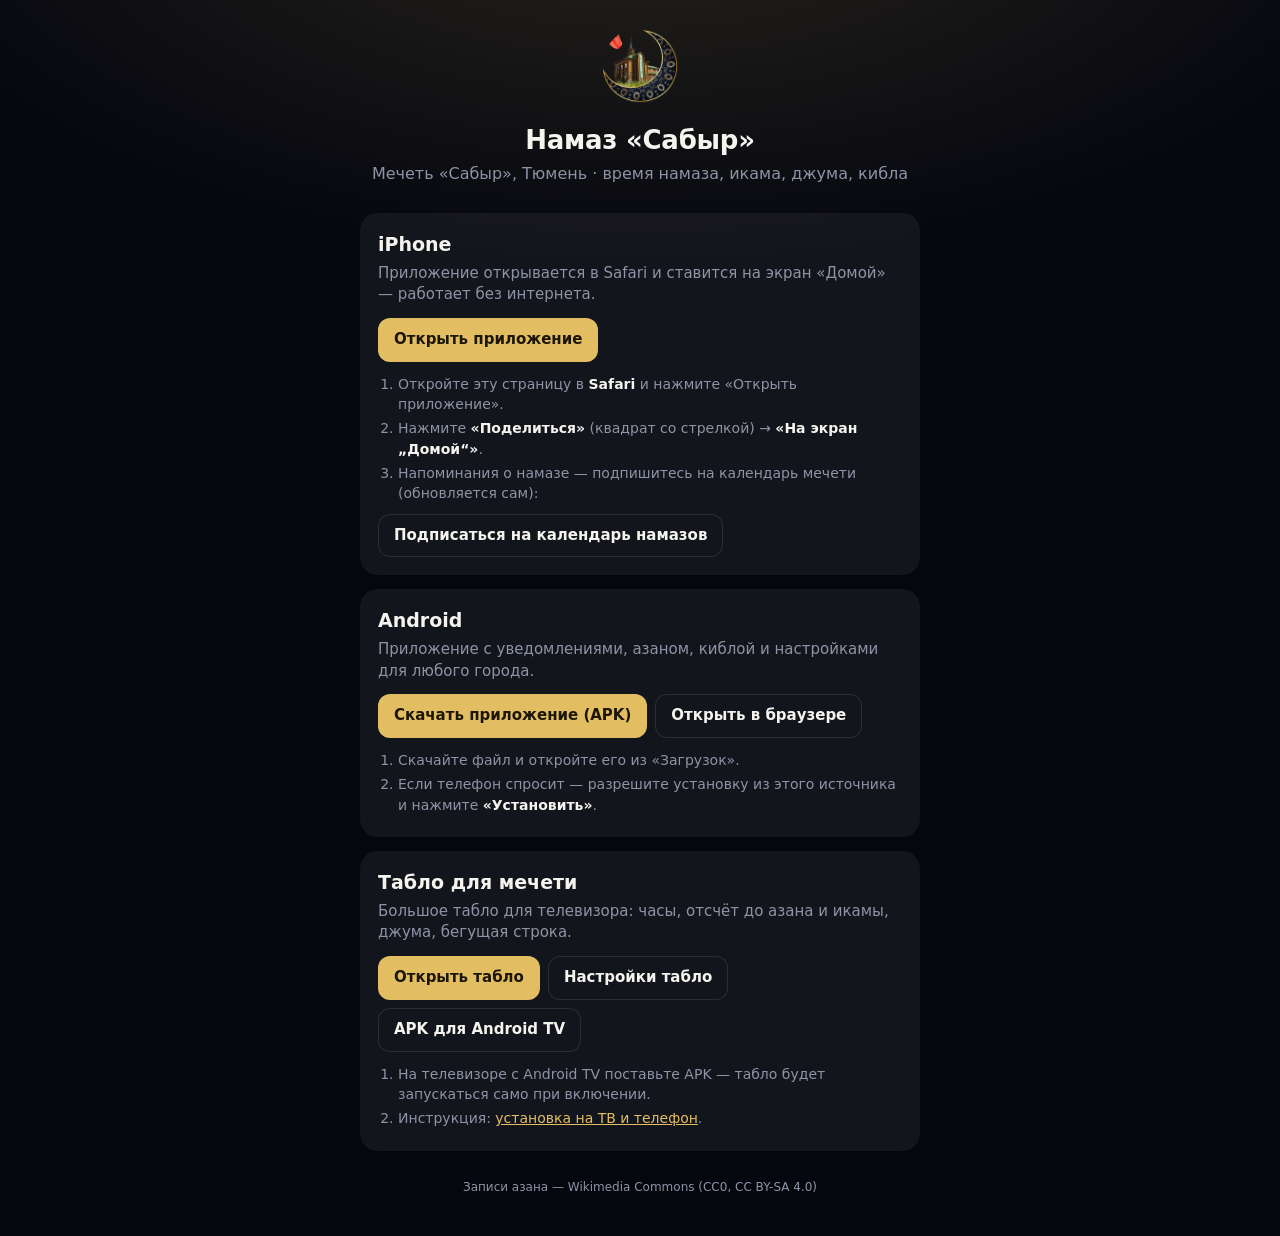
<file: index.html>
<!doctype html>
<html lang="ru">
<head>
<meta charset="utf-8">
<meta name="viewport" content="width=device-width, initial-scale=1, viewport-fit=cover">
<title>Намаз «Сабыр»</title>
<meta name="description" content="Время намаза мечети «Сабыр» (Тюмень): приложение для iPhone и Android, табло для мечети.">
<meta name="theme-color" content="#05070f">
<link rel="icon" href="assets/icon-192.png">
<link rel="apple-touch-icon" href="assets/icon-180.png">
<style>
  :root {
    --bg: #05070f; --card: rgba(255,255,255,.055); --hair: rgba(255,255,255,.1);
    --text: #f5f3ee; --muted: #8e93a6; --gold: #e3bd62;
    color-scheme: dark;
  }
  * { box-sizing: border-box; }
  body {
    margin: 0; min-height: 100vh; color: var(--text);
    background: radial-gradient(90% 45% at 50% -10%, rgba(227,189,98,.16), transparent 70%), var(--bg);
    font: 16px/1.45 -apple-system, "SF Pro Text", system-ui, "Segoe UI", Roboto, sans-serif;
    padding: max(28px, env(safe-area-inset-top)) 16px 40px;
  }
  main { max-width: 560px; margin: 0 auto; }
  header { text-align: center; margin-bottom: 28px; }
  header img { width: 76px; height: 76px; border-radius: 50%; }
  h1 { font-size: 26px; font-weight: 600; margin: 12px 0 2px; letter-spacing: -.01em; }
  header p { color: var(--muted); margin: 0; }
  .card { background: var(--card); border-radius: 18px; padding: 18px; margin-top: 14px; }
  .card h2 { margin: 0 0 4px; font-size: 19px; font-weight: 600; }
  .card p { margin: 0 0 12px; color: var(--muted); font-size: 15px; }
  .btns { display: flex; flex-wrap: wrap; gap: 8px; }
  .btn {
    display: inline-block; padding: 11px 16px; border-radius: 12px; text-decoration: none;
    background: var(--gold); color: #1b1606; font-weight: 600; font-size: 15px;
  }
  .btn.ghost { background: transparent; color: var(--text); box-shadow: inset 0 0 0 1px var(--hair); }
  ol { margin: 12px 0 0; padding-left: 20px; color: var(--muted); font-size: 14px; }
  ol li { margin: 4px 0; }
  b { color: var(--text); font-weight: 600; }
  footer { text-align: center; color: var(--muted); font-size: 12px; margin-top: 28px; }
</style>
</head>
<body>
<main>
  <header>
    <img src="assets/logo.png" alt="">
    <h1>Намаз «Сабыр»</h1>
    <p>Мечеть «Сабыр», Тюмень · время намаза, икама, джума, кибла</p>
  </header>

  <section class="card">
    <h2>iPhone</h2>
    <p>Приложение открывается в Safari и ставится на экран «Домой» — работает без интернета.</p>
    <div class="btns"><a class="btn" href="phone.html">Открыть приложение</a></div>
    <ol>
      <li>Откройте эту страницу в <b>Safari</b> и нажмите «Открыть приложение».</li>
      <li>Нажмите <b>«Поделиться»</b> (квадрат со стрелкой) → <b>«На экран „Домой“»</b>.</li>
      <li>Напоминания о намазе — подпишитесь на календарь мечети (обновляется сам):</li>
    </ol>
    <div class="btns" style="margin-top:10px"><a class="btn ghost" id="sub" href="calendar/sabyr.ics">Подписаться на календарь намазов</a></div>
    <ol style="display:none">
    </ol>
  </section>

  <section class="card">
    <h2>Android</h2>
    <p>Приложение с уведомлениями, азаном, киблой и настройками для любого города.</p>
    <div class="btns">
      <a class="btn" href="download/Namaz-Sabyr.apk" download>Скачать приложение (APK)</a>
      <a class="btn ghost" href="phone.html">Открыть в браузере</a>
    </div>
    <ol>
      <li>Скачайте файл и откройте его из «Загрузок».</li>
      <li>Если телефон спросит — разрешите установку из этого источника и нажмите <b>«Установить»</b>.</li>
    </ol>
  </section>

  <section class="card">
    <h2>Табло для мечети</h2>
    <p>Большое табло для телевизора: часы, отсчёт до азана и икамы, джума, бегущая строка.</p>
    <div class="btns">
      <a class="btn" href="tablo/index.html">Открыть табло</a>
      <a class="btn ghost" href="tablo/admin.html">Настройки табло</a>
      <a class="btn ghost" href="download/Tablo-Sabyr.apk" download>APK для Android TV</a>
    </div>
    <ol>
      <li>На телевизоре с Android TV поставьте APK — табло будет запускаться само при включении.</li>
      <li>Инструкция: <a href="tablo/Установка.html" style="color:var(--gold)">установка на ТВ и телефон</a>.</li>
    </ol>
  </section>

  <script>
    /* webcal:// — iPhone и Mac сразу предлагают подписаться (календарь обновляется сам) */
    var sub = document.getElementById('sub');
    if (sub && location.protocol === 'https:') sub.href = new URL('calendar/sabyr.ics', location.href).href.replace(/^https:/, 'webcal:');
  </script>
  <footer>Записи азана — Wikimedia Commons (CC0, CC BY-SA 4.0)</footer>
</main>
</body>
</html>
</file>
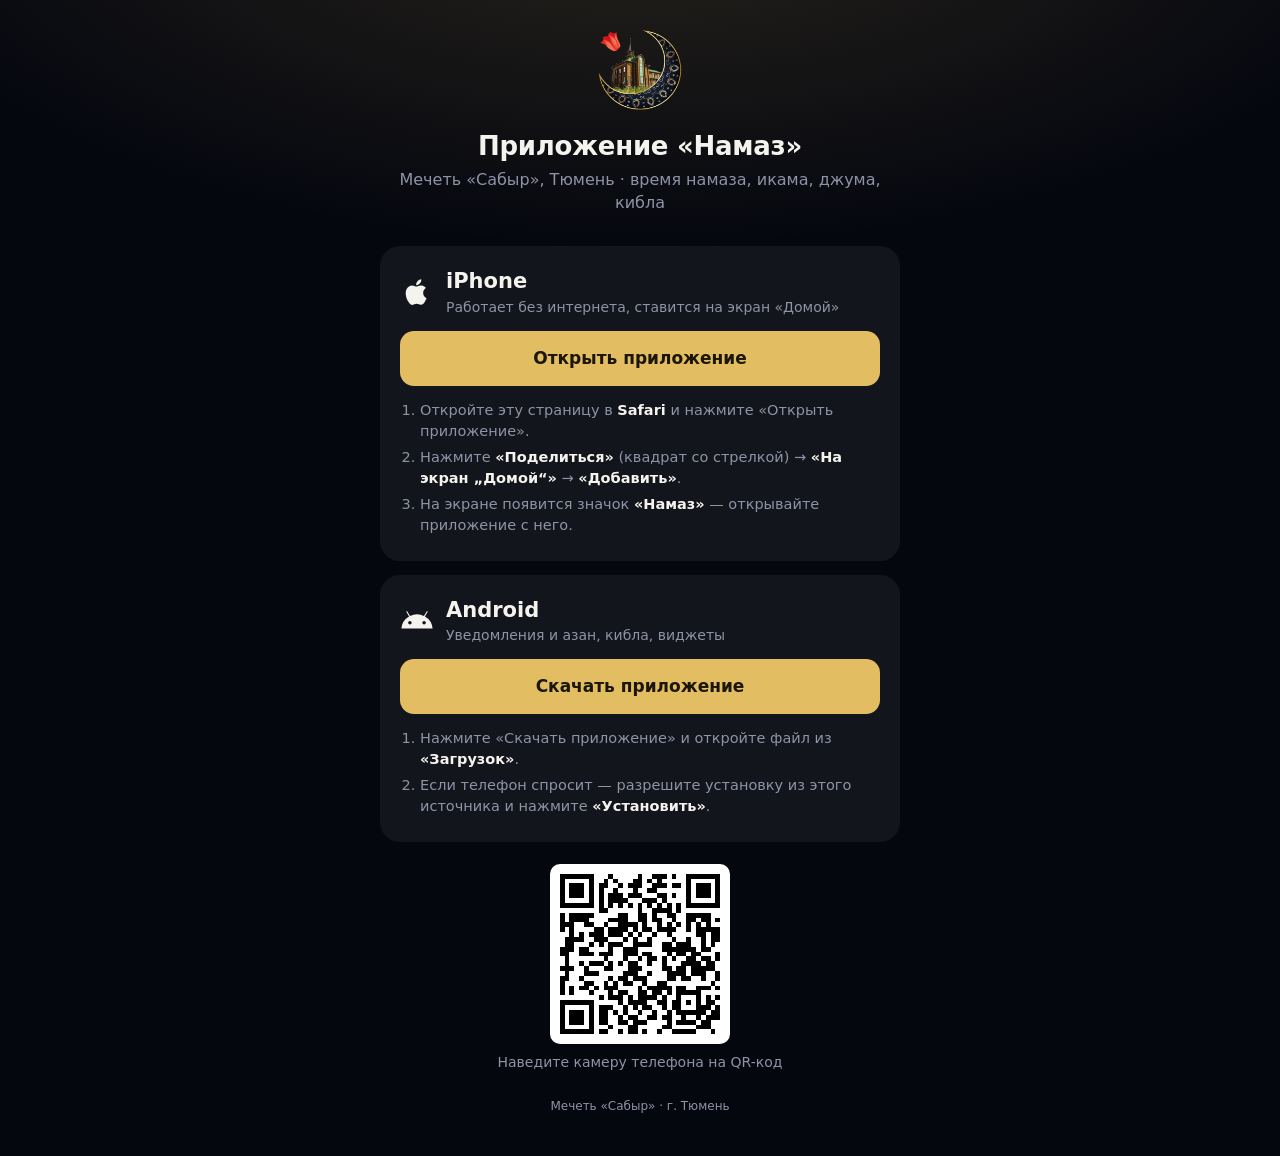
<file: app/index.html>
<!doctype html>
<html lang="ru">
<head>
<meta charset="utf-8">
<meta name="viewport" content="width=device-width, initial-scale=1, viewport-fit=cover">
<title>Приложение «Намаз» — мечеть «Сабыр»</title>
<meta name="description" content="Скачать приложение времени намаза мечети «Сабыр» (Тюмень) для iPhone и Android.">
<meta name="theme-color" content="#05070f">
<link rel="icon" href="../assets/icon-192.png">
<link rel="apple-touch-icon" href="../assets/icon-180.png">
<style>
  :root {
    --bg: #05070f; --card: rgba(255,255,255,.055); --hair: rgba(255,255,255,.1);
    --text: #f5f3ee; --muted: #8e93a6; --gold: #e3bd62;
    color-scheme: dark;
  }
  * { box-sizing: border-box; }
  body {
    margin: 0; min-height: 100vh; color: var(--text);
    background: radial-gradient(90% 45% at 50% -10%, rgba(227,189,98,.16), transparent 70%), var(--bg);
    font: 16px/1.45 -apple-system, "SF Pro Text", system-ui, "Segoe UI", Roboto, sans-serif;
    padding: max(28px, env(safe-area-inset-top)) 16px 40px;
  }
  main { max-width: 520px; margin: 0 auto; display: flex; flex-direction: column; }
  header { text-align: center; margin-bottom: 18px; }
  header img { width: 84px; height: 84px; }
  h1 { font-size: 26px; font-weight: 650; margin: 10px 0 2px; letter-spacing: -.01em; }
  header p { color: var(--muted); margin: 0; }
  .card { background: var(--card); border-radius: 20px; padding: 20px; margin-top: 14px; }
  .card.mine { box-shadow: inset 0 0 0 1.5px var(--gold); }
  .head { display: flex; align-items: center; gap: 12px; margin-bottom: 14px; }
  .head svg { width: 34px; height: 34px; flex: none; fill: var(--text); }
  .head h2 { margin: 0; font-size: 21px; font-weight: 650; }
  .head span { display: block; color: var(--muted); font-size: 14px; }
  .btn {
    display: block; text-align: center; padding: 15px 16px; border-radius: 14px; text-decoration: none;
    background: var(--gold); color: #1b1606; font-weight: 650; font-size: 17px;
  }
  ol { margin: 14px 0 0; padding-left: 20px; color: var(--muted); font-size: 14.5px; }
  ol li { margin: 5px 0; }
  b { color: var(--text); font-weight: 600; }
  .qr { display: none; text-align: center; color: var(--muted); font-size: 14px; margin-top: 22px; }
  .qr img { width: 180px; height: 180px; border-radius: 10px; display: block; margin: 0 auto 8px; }
  @media (min-width: 900px) and (hover: hover) { .qr { display: block; } }
  footer { text-align: center; color: var(--muted); font-size: 12px; margin-top: 26px; }
</style>
</head>
<body>
<main>
  <header>
    <img src="../assets/logo.png" alt="">
    <h1>Приложение «Намаз»</h1>
    <p>Мечеть «Сабыр», Тюмень · время намаза, икама, джума, кибла</p>
  </header>

  <section class="card" id="ios">
    <div class="head">
      <svg viewBox="0 0 24 24" aria-hidden="true"><path d="M16.37 12.62c-.02-2.3 1.88-3.4 1.96-3.46-1.07-1.56-2.73-1.78-3.32-1.8-1.41-.14-2.76.83-3.47.83-.72 0-1.82-.81-3-.79-1.54.02-2.96.9-3.75 2.27-1.6 2.78-.41 6.88 1.15 9.13.76 1.1 1.67 2.34 2.86 2.3 1.15-.05 1.58-.74 2.97-.74 1.38 0 1.78.74 2.99.72 1.24-.02 2.02-1.12 2.77-2.23.87-1.28 1.23-2.52 1.25-2.58-.03-.01-2.39-.92-2.41-3.65zM14.1 5.86c.63-.77 1.06-1.83.94-2.89-.91.04-2.02.61-2.67 1.37-.58.67-1.1 1.76-.96 2.8 1.02.08 2.06-.52 2.69-1.28z"/></svg>
      <div><h2>iPhone</h2><span>Работает без интернета, ставится на экран «Домой»</span></div>
    </div>
    <a class="btn" href="../phone.html">Открыть приложение</a>
    <ol>
      <li>Откройте эту страницу в <b>Safari</b> и нажмите «Открыть приложение».</li>
      <li>Нажмите <b>«Поделиться»</b> (квадрат со стрелкой) → <b>«На экран „Домой“»</b> → <b>«Добавить»</b>.</li>
      <li>На экране появится значок <b>«Намаз»</b> — открывайте приложение с него.</li>
    </ol>
  </section>

  <section class="card" id="android">
    <div class="head">
      <svg viewBox="0 0 24 24" aria-hidden="true"><path d="M17.6 9.48l1.84-3.18a.38.38 0 0 0-.66-.38l-1.86 3.22a11.4 11.4 0 0 0-9.84 0L5.22 5.92a.38.38 0 0 0-.66.38L6.4 9.48A10.8 10.8 0 0 0 1 18h22a10.8 10.8 0 0 0-5.4-8.52zM7 15.25a1.25 1.25 0 1 1 0-2.5 1.25 1.25 0 0 1 0 2.5zm10 0a1.25 1.25 0 1 1 0-2.5 1.25 1.25 0 0 1 0 2.5z"/></svg>
      <div><h2>Android</h2><span>Уведомления и азан, кибла, виджеты</span></div>
    </div>
    <a class="btn" href="../download/Namaz-Sabyr.apk" download>Скачать приложение</a>
    <ol>
      <li>Нажмите «Скачать приложение» и откройте файл из <b>«Загрузок»</b>.</li>
      <li>Если телефон спросит — разрешите установку из этого источника и нажмите <b>«Установить»</b>.</li>
    </ol>
  </section>

  <div class="qr">
    <img src="qr.svg" alt="QR-код этой страницы">
    Наведите камеру телефона на QR-код
  </div>

  <footer>Мечеть «Сабыр» · г. Тюмень</footer>
</main>
<script>
  /* свой телефон — первым и с золотой рамкой */
  (function () {
    var ua = navigator.userAgent;
    var ios = /iPhone|iPad|iPod/.test(ua) || (/Macintosh/.test(ua) && navigator.maxTouchPoints > 1);
    var mine = ios ? 'ios' : (/Android/i.test(ua) ? 'android' : '');
    if (!mine) return;
    var el = document.getElementById(mine);
    el.classList.add('mine');
    if (mine === 'android') el.parentNode.insertBefore(el, document.getElementById('ios'));
  })();
</script>
</body>
</html>
</file>
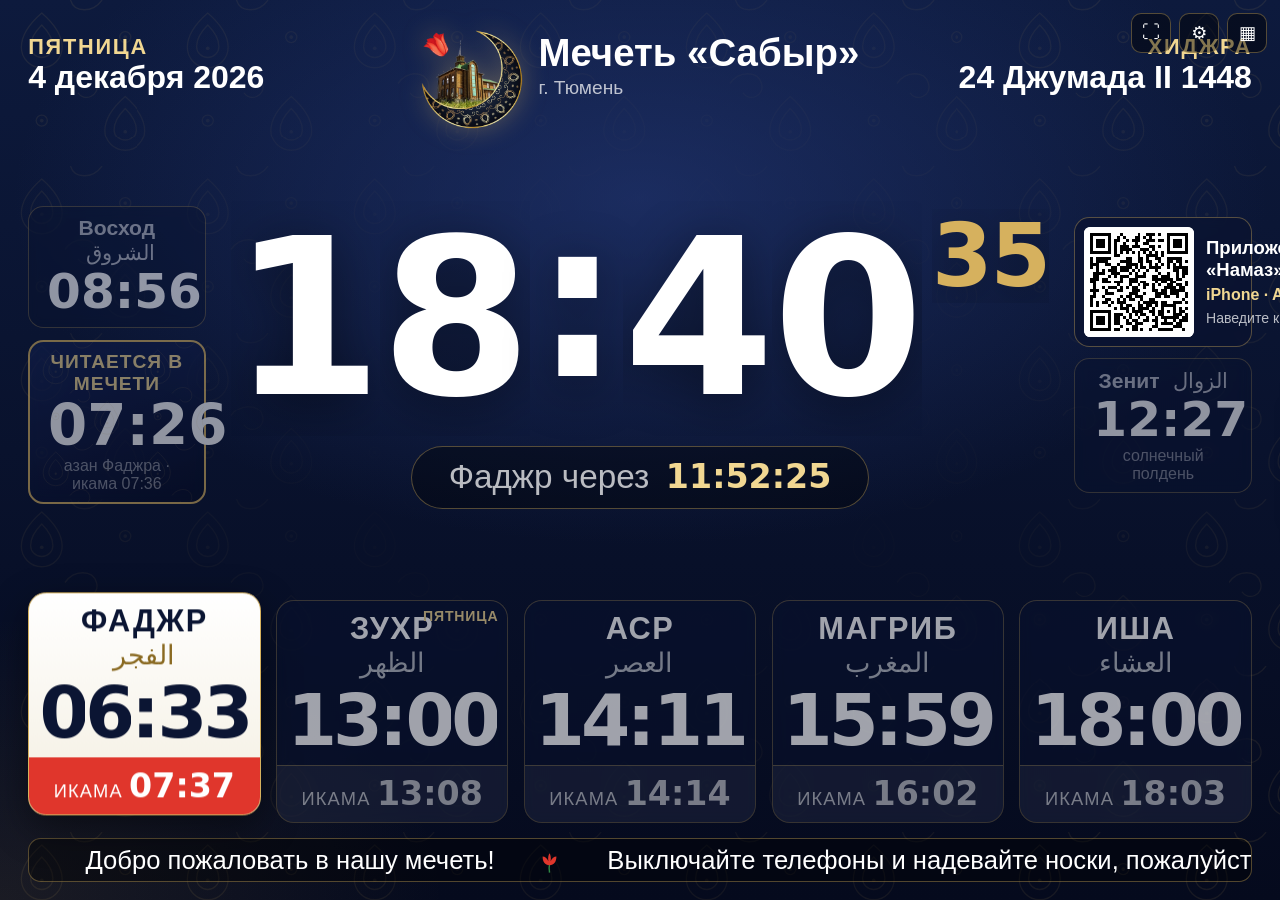
<file: tablo/index.html>
<!doctype html>
<html lang="ru" data-accent="emerald">
<head>
<meta charset="utf-8">
<meta name="viewport" content="width=device-width, initial-scale=1">
<title>Табло намаза</title>
<meta name="description" content="Табло намаза для мечети в стиле Mawaqit: большие часы, отсчёт до азана и икамы, «Читается в мечети», полноэкранные экраны азана и икамы.">
<meta name="theme-color" content="#05100c">
<link rel="icon" href="data:image/svg+xml,%3Csvg xmlns='http://www.w3.org/2000/svg' viewBox='0 0 100 100'%3E%3Ctext y='0.9em' font-size='90'%3E%F0%9F%95%8C%3C/text%3E%3C/svg%3E">
<link rel="stylesheet" href="assets/mawaqit.css?v=202611122">
</head>
<body class="mw">
  <div class="mw-bg" id="bg" aria-hidden="true"></div>

  <main class="mw-screen" id="main">
    <header class="mw-top">
      <div class="mw-date">
        <div class="mw-date-wd"><span id="gWeekday">—</span><span class="mw-weather" id="weather" hidden></span></div>
        <div class="mw-date-d" id="gDate">—</div>
      </div>
      <div class="mw-brand">
        <div class="mw-logo" id="logo" aria-hidden="true">🕌</div>
        <div class="mw-brand-text">
          <h1 id="mosqueName">Мечеть</h1>
          <div class="mw-sub" id="mosqueSub"></div>
        </div>
      </div>
      <div class="mw-date right" id="hijriBlock">
        <div class="mw-date-wd">Хиджра</div>
        <div class="mw-date-d" id="hDate">—</div>
      </div>
    </header>

    <section class="mw-mid">
      <aside class="mw-side">
        <div class="mw-box" id="boxSunrise">
          <div class="bx-name">Восход <span class="ar">الشروق</span></div>
          <div class="bx-time" id="tSunrise">--:--</div>
        </div>
        <div class="mw-box read" id="boxRead">
          <div class="bx-name">Читается в мечети</div>
          <div class="bx-time" id="tRead">--:--</div>
          <div class="bx-note" id="nRead"></div>
        </div>
      </aside>

      <div class="mw-center">
        <div class="mw-clock" id="clock" aria-label="Текущее время">
          <span class="roll" id="hh"></span><span class="colon">:</span><span class="roll" id="mm"></span><span class="mw-sec roll" id="ss"></span>
        </div>
        <div class="mw-next" id="next">
          <span class="mw-next-label" id="nextLabel">—</span>
          <span class="mw-next-count roll" id="nextCount"></span>
        </div>
      </div>

      <aside class="mw-side">
        <div class="mw-box" id="boxJumuah">
          <div class="bx-name">Джума <span class="ar">الجمعة</span></div>
          <div class="bx-list" id="tJumuah"></div>
        </div>
        <div class="mw-box app" id="boxApp" hidden>
          <img class="app-qr" src="assets/qr-app.svg" alt="QR-код: приложение для iPhone и Android">
          <div class="app-text">
            <div class="app-title">Приложение «Намаз»</div>
            <div class="app-sub">iPhone · Android</div>
            <div class="app-hint">Наведите камеру</div>
          </div>
        </div>
        <div class="mw-box" id="boxZenith">
          <div class="bx-name">Зенит <span class="ar">الزوال</span></div>
          <div class="bx-time" id="tZenith">--:--</div>
          <div class="bx-note">солнечный полдень</div>
        </div>
      </aside>
    </section>

    <section class="mw-prayers" id="prayers" aria-label="Расписание намазов"></section>

    <footer class="mw-foot" id="foot">
      <div class="mw-ticker" id="ticker" hidden><div class="mw-ticker-track" id="tickerTrack"></div></div>
    </footer>
  </main>

  <div class="mw-popup" id="popup" aria-live="polite">
    <div class="pp-title">Скоро читается в мечети</div>
    <div class="pp-row"><span class="pp-time" id="ppTime">--:--</span><span class="pp-count" id="ppCount"></span></div>
  </div>

  <div class="mw-overlay" id="overlay" hidden>
    <div class="ov-clock" id="ovClock"></div>
    <div class="ov-ar" id="ovAr"></div>
    <div class="ov-title" id="ovTitle"></div>
    <div class="ov-name" id="ovName"></div>
    <div class="ov-big roll" id="ovBig"></div>
    <div class="ov-note" id="ovNote"></div>
  </div>

  <div class="mw-tools" id="tools">
    <button class="mw-tool" id="btnFull" type="button" title="Во весь экран (клавиша F)" aria-label="Во весь экран">⛶</button>
    <a class="mw-tool" href="admin.html" title="Настройки" aria-label="Настройки">⚙</a>
    <a class="mw-tool" href="classic.html" title="Классическое табло" aria-label="Классическое табло">▦</a>
  </div>

  <noscript><div style="padding:2rem;text-align:center;color:#fff">Для работы табло включите JavaScript.</div></noscript>
  <script src="assets/store.js?v=202611122"></script>
  <script src="assets/prayer-times.js?v=202611122"></script>
  <script src="assets/tyumen.js?v=202611122"></script>
  <script src="assets/backgrounds.js?v=202611122"></script>
  <script src="assets/schedule.js?v=202611122"></script>
  <script src="assets/clock-tick.js?v=202611122"></script>
  <script src="assets/weather.js?v=202611122"></script>
  <script src="assets/cloud.js?v=202611122"></script>
  <script src="assets/mawaqit.js?v=202611122"></script>
</body>
</html>
</file>
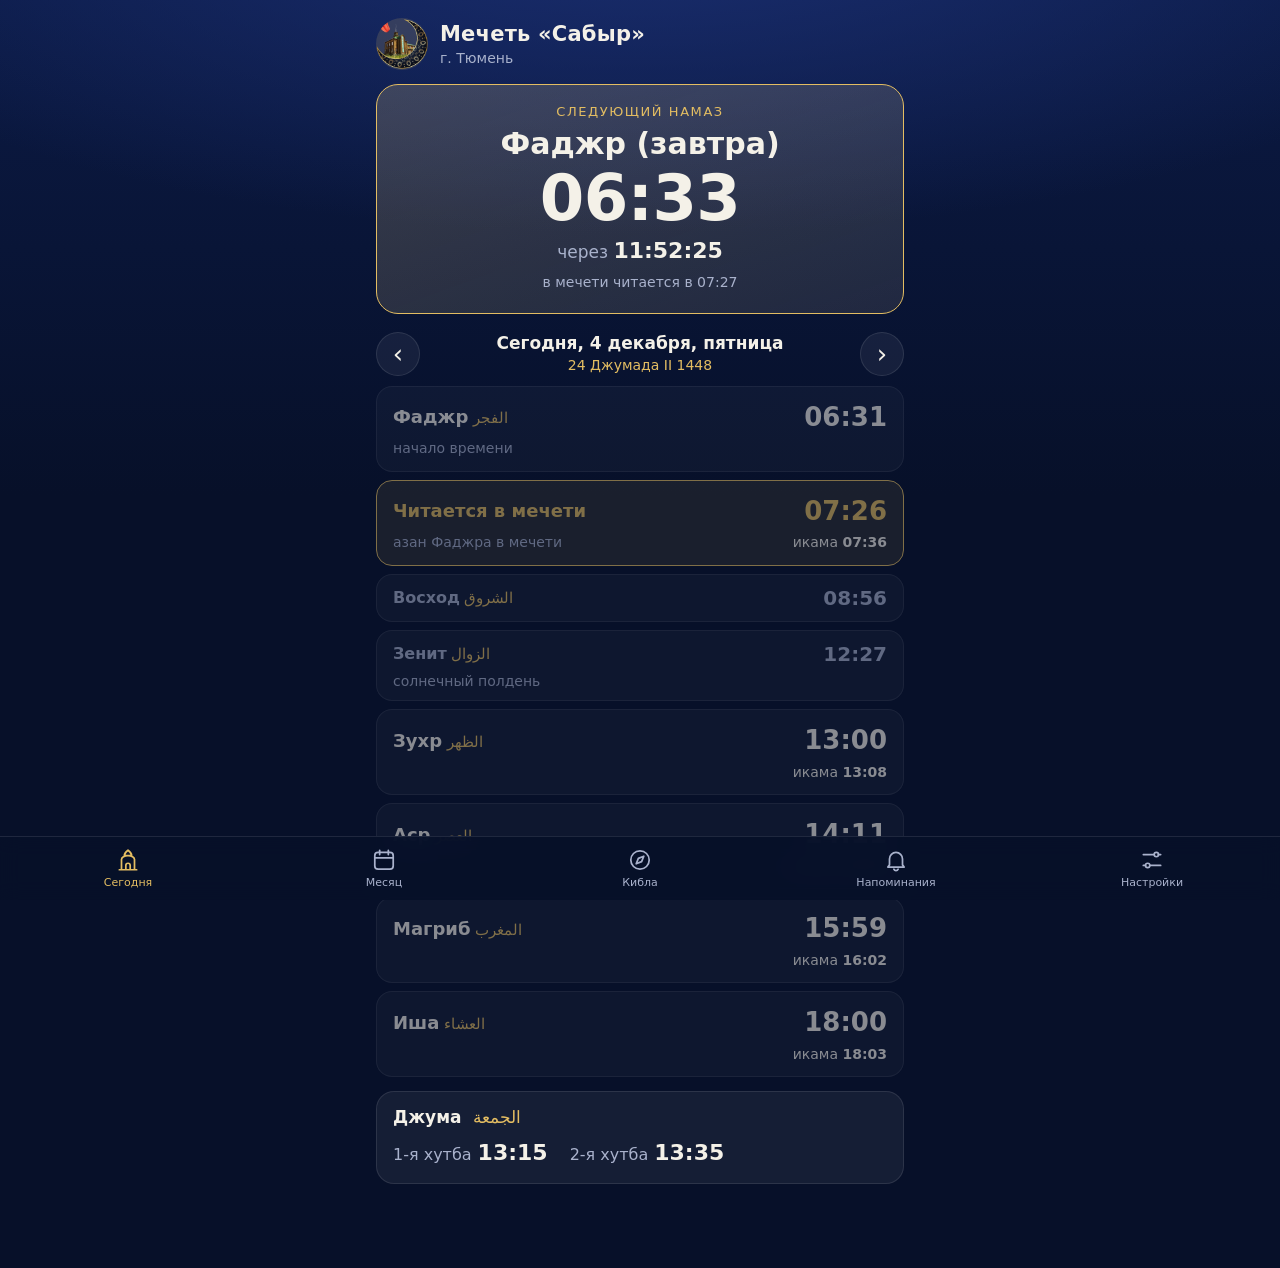
<file: phone.html>
<!doctype html>
<html lang="ru">
<head>
<meta charset="utf-8">
<meta name="viewport" content="width=device-width, initial-scale=1, viewport-fit=cover">
<title>Намаз «Сабыр»</title>
<meta name="description" content="Время намаза для прихожан: следующий намаз с отсчётом, расписание на день и месяц, уведомления и азан.">
<meta name="theme-color" content="#0b1533">
<link rel="icon" href="assets/icon-192.png">
<link rel="manifest" href="phone.webmanifest">
<!-- iPhone: «На экран Домой» — открывается как приложение, без строки Safari -->
<meta name="apple-mobile-web-app-capable" content="yes">
<meta name="mobile-web-app-capable" content="yes">
<meta name="apple-mobile-web-app-status-bar-style" content="black-translucent">
<meta name="apple-mobile-web-app-title" content="Намаз">
<link rel="apple-touch-icon" href="assets/icon-180.png">
<script>
  /* платформа — до отрисовки, чтобы оформление iPhone не «мигало» */
  (function (d) {
    var ua = navigator.userAgent, ios = /iPhone|iPad|iPod/.test(ua) || (/Macintosh/.test(ua) && navigator.maxTouchPoints > 1);
    if (ios || /[?&]ios\b/.test(location.search)) d.classList.add('ios');
    if (window.navigator.standalone || (window.matchMedia && matchMedia('(display-mode: standalone)').matches)) d.classList.add('standalone');
  })(document.documentElement);
</script>
<link rel="stylesheet" href="assets/phone.css?v=20261112">
</head>
<body>
  <div class="ph-bg" aria-hidden="true"></div>

  <header class="ph-head">
    <div class="ph-logo" id="logo" aria-hidden="true">🕌</div>
    <div class="ph-brand">
      <h1 id="mosqueName">Мечеть</h1>
      <div class="ph-sub" id="mosqueSub"></div>
    </div>
  </header>

  <!-- Сегодня -->
  <main class="ph-view" id="viewToday">
    <section class="ph-hero" id="hero">
      <div class="ph-hero-label" id="nextLabel">Следующий намаз</div>
      <div class="ph-hero-name" id="nextName">—</div>
      <div class="ph-hero-time" id="nextTime">--:--</div>
      <div class="ph-hero-count">через <b id="nextCount">--:--</b></div>
      <div class="ph-hero-note" id="nextNote"></div>
    </section>

    <nav class="ph-day" aria-label="День">
      <button type="button" class="ph-arrow" id="dayPrev" aria-label="Предыдущий день">‹</button>
      <div class="ph-day-text">
        <div class="ph-day-g" id="gDate">—</div>
        <div class="ph-day-h" id="hDate"></div>
      </div>
      <button type="button" class="ph-arrow" id="dayNext" aria-label="Следующий день">›</button>
    </nav>
    <button type="button" class="ph-today-btn" id="dayToday" hidden>Вернуться к сегодня</button>

    <section class="ph-list" id="list" aria-label="Время намаза"></section>

    <section class="ph-card" id="jumuahCard" hidden>
      <div class="ph-card-title">Джума <span class="ar">الجمعة</span></div>
      <div class="ph-jumuah" id="jumuahList"></div>
    </section>
  </main>

  <!-- Месяц -->
  <main class="ph-view" id="viewMonth" hidden>
    <nav class="ph-day" aria-label="Месяц">
      <button type="button" class="ph-arrow" id="monPrev" aria-label="Предыдущий месяц">‹</button>
      <div class="ph-day-text"><div class="ph-day-g" id="monTitle">—</div></div>
      <button type="button" class="ph-arrow" id="monNext" aria-label="Следующий месяц">›</button>
    </nav>
    <div class="ph-month-wrap">
      <table class="ph-month" id="monthTable"></table>
    </div>
    <p class="ph-hint">Ч — «Читается в мечети». Время азана; икама — на вкладке «Сегодня».</p>
  </main>

  <!-- Уведомления -->
  <main class="ph-view" id="viewNotify" hidden>
    <section class="ph-card" id="nativeOnly">
      <div class="ph-card-title">Уведомления и азан</div>
      <div id="permBox"></div>
      <div class="ph-rows" id="notifyRows"></div>
    </section>

    <section class="ph-card" id="soundCard">
      <div class="ph-card-title">Звук азана</div>
      <div class="ph-choices" id="adhanList" role="radiogroup" aria-label="Азан"></div>
      <div class="ph-btns">
        <button type="button" class="ph-btn" id="testAdhan">▶ Послушать</button>
        <button type="button" class="ph-btn ghost" id="stopAdhan">■ Стоп</button>
        <button type="button" class="ph-btn ghost" id="pickAdhan">Свой файл…</button>
      </div>
      <p class="ph-hint">Свой файл — любой аудиофайл с телефона (mp3, m4a, ogg). Азан звучит для намазов, где включено «азан со звуком»; остановить — кнопкой «Стоп» в уведомлении. В беззвучном режиме азан не играет.</p>
    </section>

    <section class="ph-card">
      <div class="ph-card-title">О расписании</div>
      <p class="ph-text" id="aboutText"></p>
      <p class="ph-hint" id="credits" hidden></p>
    </section>
  </main>

  <!-- Кибла -->
  <main class="ph-view" id="viewQibla" hidden>
    <section class="ph-card ph-qibla">
      <div class="ph-card-title">Направление на Киблу</div>
      <div class="ph-compass" id="compass" aria-hidden="true">
        <div class="ph-dial" id="dial">
          <span class="n">С</span><span class="e">В</span><span class="s">Ю</span><span class="w">З</span>
          <div class="ph-kaaba-arrow" id="kaabaArrow"><span>🕋</span></div>
        </div>
        <div class="ph-needle"></div>
      </div>
      <div class="ph-qibla-deg" id="qiblaDeg">—</div>
      <button type="button" class="ph-btn" id="compassBtn" hidden>Включить компас</button>
      <p class="ph-text" id="qiblaText"></p>
      <p class="ph-hint" id="qiblaHint">Держите телефон горизонтально, экраном вверх. Если стрелка «плывёт» — опишите телефоном восьмёрку в воздухе, чтобы откалибровать компас, и держитесь подальше от металла и магнитов.</p>
    </section>
  </main>

  <!-- Настройки -->
  <main class="ph-view" id="viewSettings" hidden>
    <section class="ph-card">
      <div class="ph-card-title">Город</div>
      <p class="ph-text"><b id="curCity">—</b><br><span id="curCoords" class="ph-small"></span></p>
      <div class="ph-btns">
        <button type="button" class="ph-btn" id="gpsBtn">📍 Определить по GPS</button>
      </div>
      <p class="ph-hint" id="gpsStatus"></p>
      <p class="ph-hint">Время показывается по часам телефона — выбирайте город, в котором вы находитесь.</p>
      <input type="search" class="ph-input" id="citySearch" placeholder="Найти город…" autocomplete="off">
      <div class="ph-citylist" id="cityList"></div>
      <details class="ph-details">
        <summary>Свои координаты</summary>
        <div class="ph-grid2">
          <label>Название<input class="ph-input" id="cName" maxlength="80"></label>
          <span></span>
          <label>Широта<input class="ph-input" id="cLat" type="number" step="0.0001" min="-90" max="90"></label>
          <label>Долгота<input class="ph-input" id="cLng" type="number" step="0.0001" min="-180" max="180"></label>
        </div>
        <button type="button" class="ph-btn small" id="cApply">Применить</button>
      </details>
      <label class="ph-line" id="tyumenLine" hidden><span>Официальное тюменское расписание (ДУМ ТО)</span>
        <span class="ph-switch"><input type="checkbox" id="tyumenData"><span></span></span></label>
    </section>

    <section class="ph-card">
      <div class="ph-card-title">Расчёт времени</div>
      <label class="ph-field">Метод расчёта<select class="ph-input" id="method"></select></label>
      <p class="ph-hint" id="methodHint"></p>
      <div class="ph-field">Аср
        <div class="ph-seg" id="asrSeg">
          <button type="button" data-v="hanafi">Ханафи</button>
          <button type="button" data-v="standard">Шафии</button>
        </div>
      </div>
      <p class="ph-hint">Ханафи — тень вдвое длиннее предмета; Шафии (также Малики, Ханбали) — тень равна предмету.</p>
      <label class="ph-field">Высокие широты (короткие летние ночи)<select class="ph-input" id="highLats">
        <option value="angle">По углу сумерек</option>
        <option value="midNight">Середина ночи</option>
        <option value="seventh">Одна седьмая ночи</option>
        <option value="none">Без поправки</option>
      </select></label>
      <details class="ph-details">
        <summary>Поправки к времени, мин</summary>
        <div class="ph-grid3" id="adjGrid"></div>
      </details>
      <label class="ph-field">Дата по хиджре, поправка в днях<select class="ph-input" id="hijriOff">
        <option value="-2">−2</option><option value="-1">−1</option><option value="0">0</option>
        <option value="1">+1</option><option value="2">+2</option>
      </select></label>
    </section>

    <section class="ph-card">
      <div class="ph-card-title">Мечеть, икама и джума</div>
      <label class="ph-field">Название мечети<input class="ph-input" id="mName" maxlength="120"></label>
      <div class="ph-field">Икама — через сколько минут после азана</div>
      <div class="ph-grid3" id="iqGrid"></div>
      <label class="ph-line"><span>Показывать джуму</span>
        <span class="ph-switch"><input type="checkbox" id="jOn"><span></span></span></label>
      <div id="jList"></div>
      <button type="button" class="ph-btn small ghost" id="jAdd">+ Добавить хутбу</button>
    </section>

    <section class="ph-card">
      <div class="ph-card-title">«Читается в мечети»</div>
      <p class="ph-hint">Так принято в мечетях Тюмени: время утреннего чтения (по умолчанию — за 90 минут до восхода). Азан Фаджра никогда не ставится раньше начала Фаджра.</p>
      <label class="ph-line"><span>Показывать</span>
        <span class="ph-switch"><input type="checkbox" id="rShow"><span></span></span></label>
      <div id="rBox">
        <label class="ph-field">Как считать<select class="ph-input" id="rMode">
          <option value="sunrise">Восход минус N минут</option>
          <option value="suhoor">Сухур (Фаджр) плюс N минут</option>
          <option value="fixed">Фиксированное время</option>
        </select></label>
        <label class="ph-field" id="rNBox">N, минут<input class="ph-input" id="rN" type="number" min="1" max="240"></label>
        <label class="ph-field" id="rFixedBox">Время<input class="ph-input" id="rFixed" type="time"></label>
        <label class="ph-line"><span>Азан Фаджра в мечети — в это время</span>
          <span class="ph-switch"><input type="checkbox" id="rByRead"><span></span></span></label>
        <label class="ph-field">Икама Фаджра после него, мин<input class="ph-input" id="rIq" type="number" min="1" max="60"></label>
        <label class="ph-line"><span>Не показывать в Рамадан</span>
          <span class="ph-switch"><input type="checkbox" id="rRamadan"><span></span></span></label>
      </div>
    </section>

    <section class="ph-card">
      <div class="ph-card-title">Оформление</div>
      <div class="ph-field">Тема
        <div class="ph-seg" id="themeSeg">
          <button type="button" data-v="auto">Как в системе</button>
          <button type="button" data-v="dark">Тёмная</button>
          <button type="button" data-v="light">Светлая</button>
        </div>
      </div>
      <div class="ph-field">Тёмная тема
        <div class="ph-themes" id="darkThemes"></div>
      </div>
      <div class="ph-field">Светлая тема
        <div class="ph-themes" id="lightThemes"></div>
      </div>
      <p class="ph-hint">«Как в системе» — днём светлая, ночью тёмная (как настроен телефон).</p>
      <div class="ph-field">Цвет акцента <span class="ph-small">(первый — как в теме)</span>
        <div class="ph-swatches" id="accentSeg"></div>
      </div>
      <div class="ph-field">Размер текста
        <div class="ph-seg" id="sizeSeg">
          <button type="button" data-v="1">Обычный</button>
          <button type="button" data-v="1.12">Крупный</button>
          <button type="button" data-v="1.25">Очень крупный</button>
        </div>
      </div>
      <label class="ph-line"><span>Дата по хиджре</span><span class="ph-switch"><input type="checkbox" id="dHijri"><span></span></span></label>
      <label class="ph-line"><span>Восход</span><span class="ph-switch"><input type="checkbox" id="dSunrise"><span></span></span></label>
      <label class="ph-line"><span>Зенит (солнечный полдень)</span><span class="ph-switch"><input type="checkbox" id="dZenith"><span></span></span></label>
      <label class="ph-line"><span>Секунды в отсчёте</span><span class="ph-switch"><input type="checkbox" id="dSeconds"><span></span></span></label>
    </section>

    <section class="ph-card">
      <div class="ph-card-title">Сброс</div>
      <p class="ph-text">Вернуть настройки мечети «Сабыр» (Тюмень): расписание ДУМ, икама и джума как в мечети.</p>
      <button type="button" class="ph-btn ghost" id="resetAll">Вернуть настройки «Сабыр»</button>
    </section>
  </main>

  <nav class="ph-tabs" aria-label="Разделы">
    <button type="button" class="ph-tab on" data-view="viewToday"><span class="ic"><svg viewBox="0 0 24 24"><path d="M12 3c2.2 1.6 3.4 3.3 3.4 5H8.6c0-1.7 1.2-3.4 3.4-5zM6 21V11.5C6 9.6 8.7 8 12 8s6 1.6 6 3.5V21M4 21h16M10 21v-4a2 2 0 0 1 4 0v4"/></svg></span>Сегодня</button>
    <button type="button" class="ph-tab" data-view="viewMonth"><span class="ic"><svg viewBox="0 0 24 24"><rect x="3.5" y="5" width="17" height="15.5" rx="3"/><path d="M3.5 10h17M8 3v4M16 3v4"/></svg></span>Месяц</button>
    <button type="button" class="ph-tab" data-view="viewQibla"><span class="ic"><svg viewBox="0 0 24 24"><circle cx="12" cy="12" r="8.5"/><path d="M15.5 8.5l-2 5-5 2 2-5z"/></svg></span>Кибла</button>
    <button type="button" class="ph-tab" data-view="viewNotify"><span class="ic"><svg viewBox="0 0 24 24"><path d="M6 16.5V11a6 6 0 0 1 12 0v5.5l1.5 2h-15zM10 20.5a2.2 2.2 0 0 0 4 0"/></svg></span>Азан</button>
    <button type="button" class="ph-tab" data-view="viewSettings"><span class="ic"><svg viewBox="0 0 24 24"><path d="M4 7h10M18 7h2M4 17h2M10 17h10"/><circle cx="16" cy="7" r="2"/><circle cx="8" cy="17" r="2"/></svg></span>Настройки</button>
  </nav>

  <noscript><div style="padding:2rem;text-align:center;color:#fff">Для работы включите JavaScript.</div></noscript>
  <script src="assets/store.js?v=20261112"></script>
  <script src="assets/prayer-times.js?v=20261112"></script>
  <script src="assets/tyumen.js?v=20261112"></script>
  <script src="assets/schedule.js?v=20261112"></script>
  <script src="assets/clock-tick.js?v=20261112"></script>
  <script src="assets/cloud.js?v=20261112"></script>
  <script src="assets/cities.js?v=20261112"></script>
  <script src="assets/phone.js?v=20261112"></script>
  <script src="assets/phone-settings.js?v=20261112"></script>
  <script>
    /* работа без интернета: service worker (только сайт по https, не приложение Android) */
    if ('serviceWorker' in navigator && !window.NamazPhone && (location.protocol === 'https:' || location.hostname === 'localhost')) {
      navigator.serviceWorker.register('phone-sw.js').catch(function () { /* без офлайна */ });
    }
  </script>
</body>
</html>
</file>
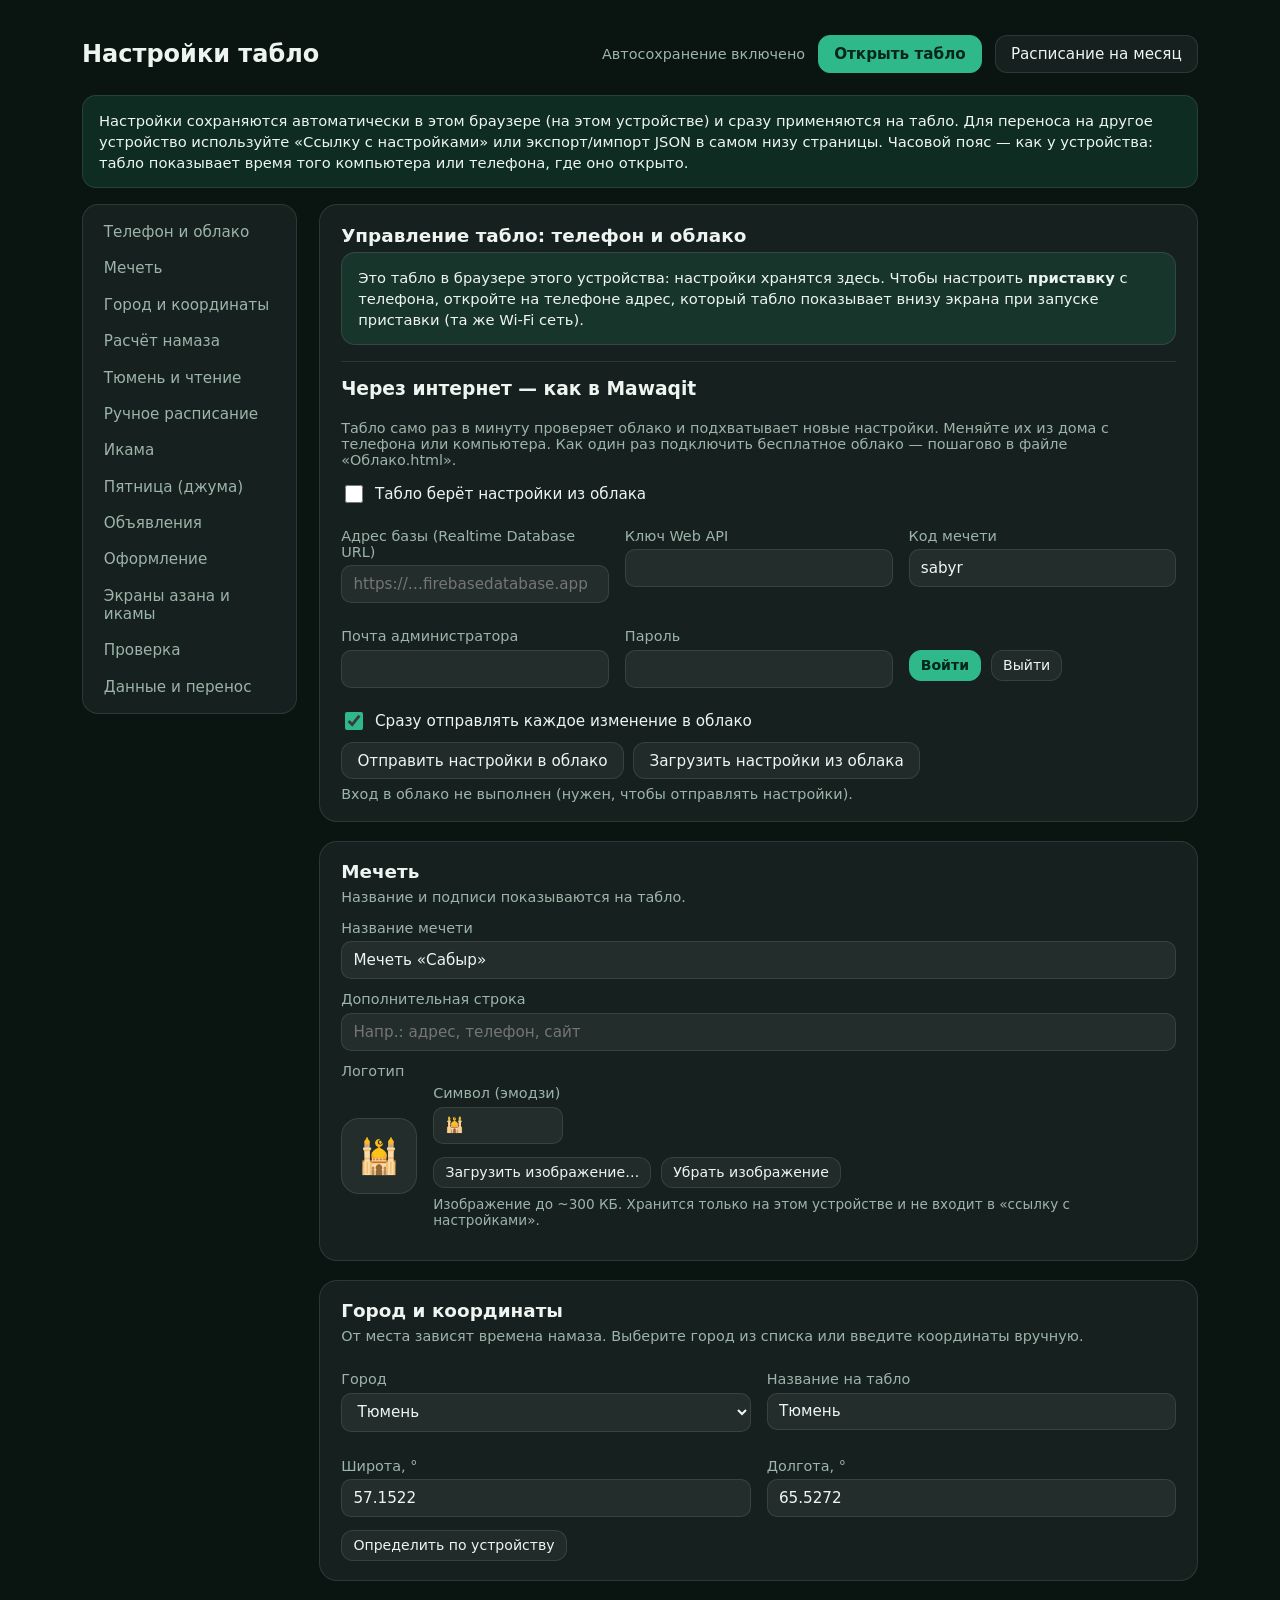
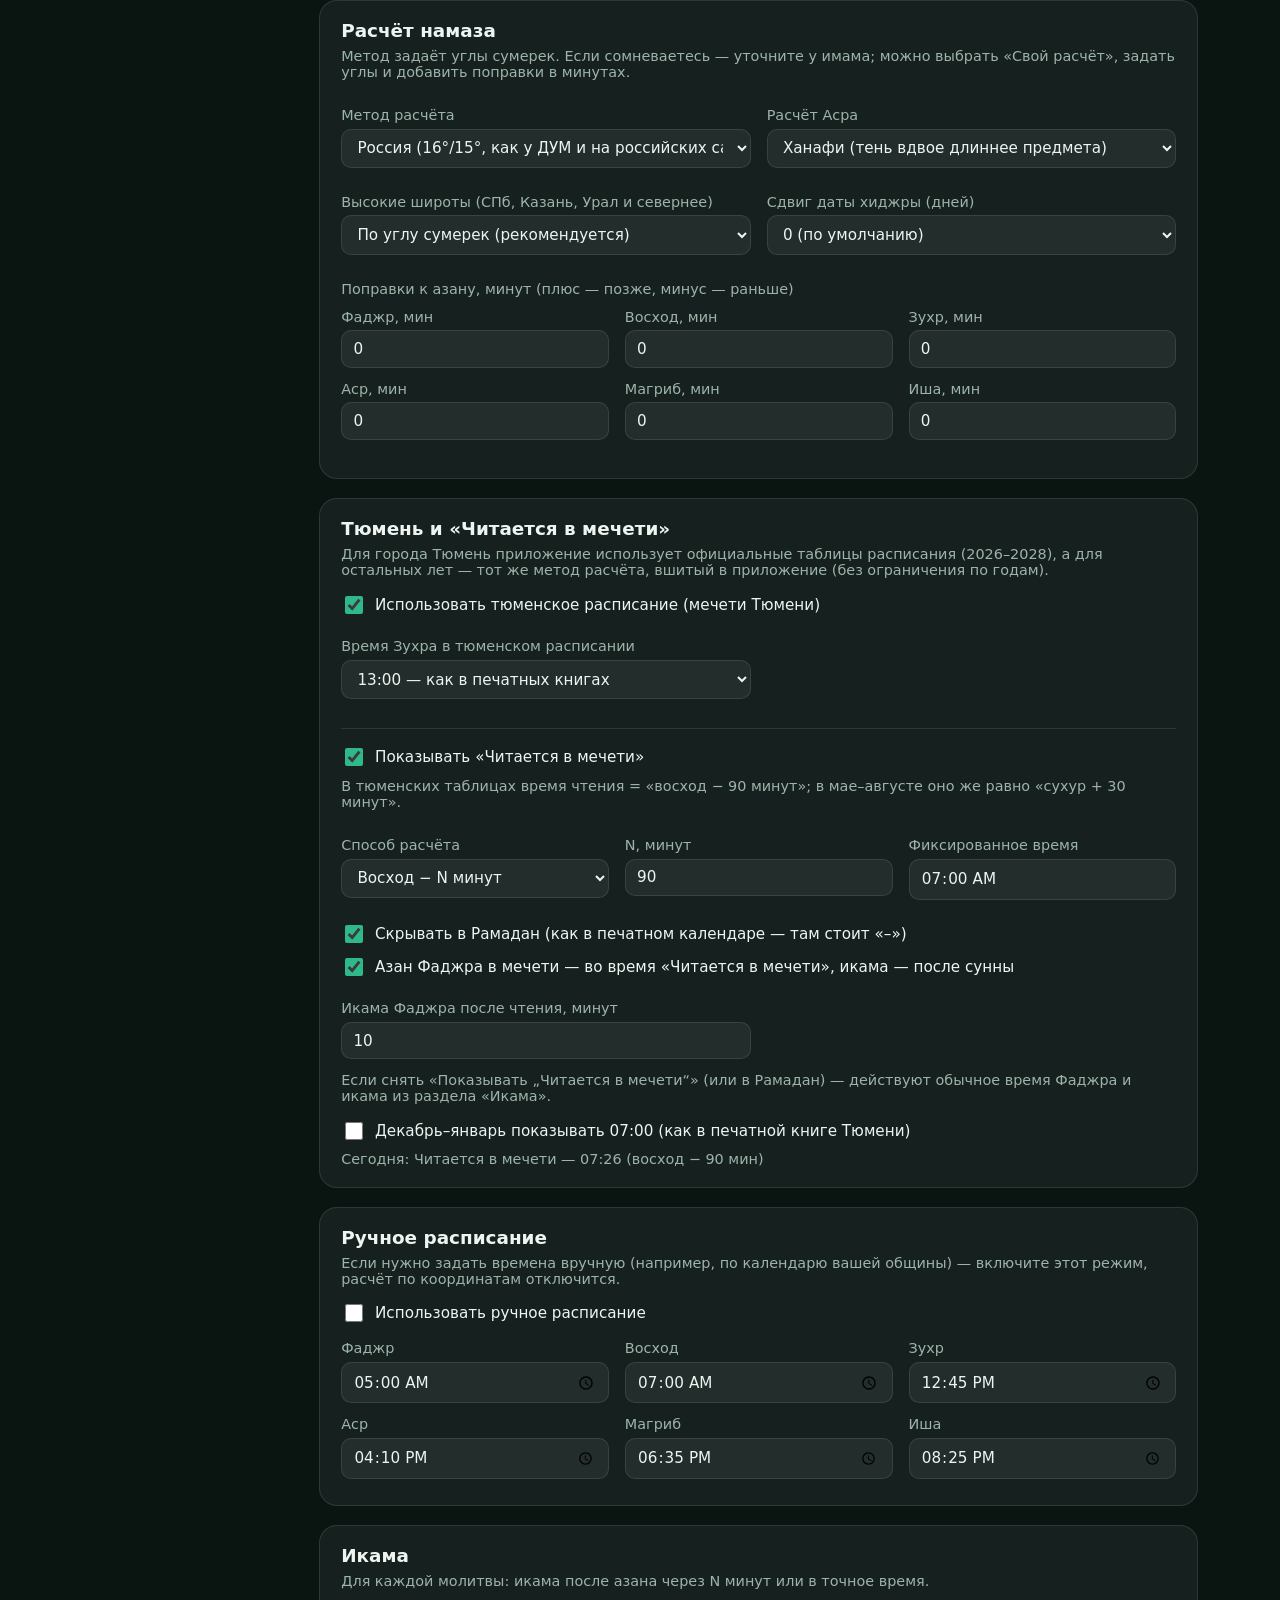
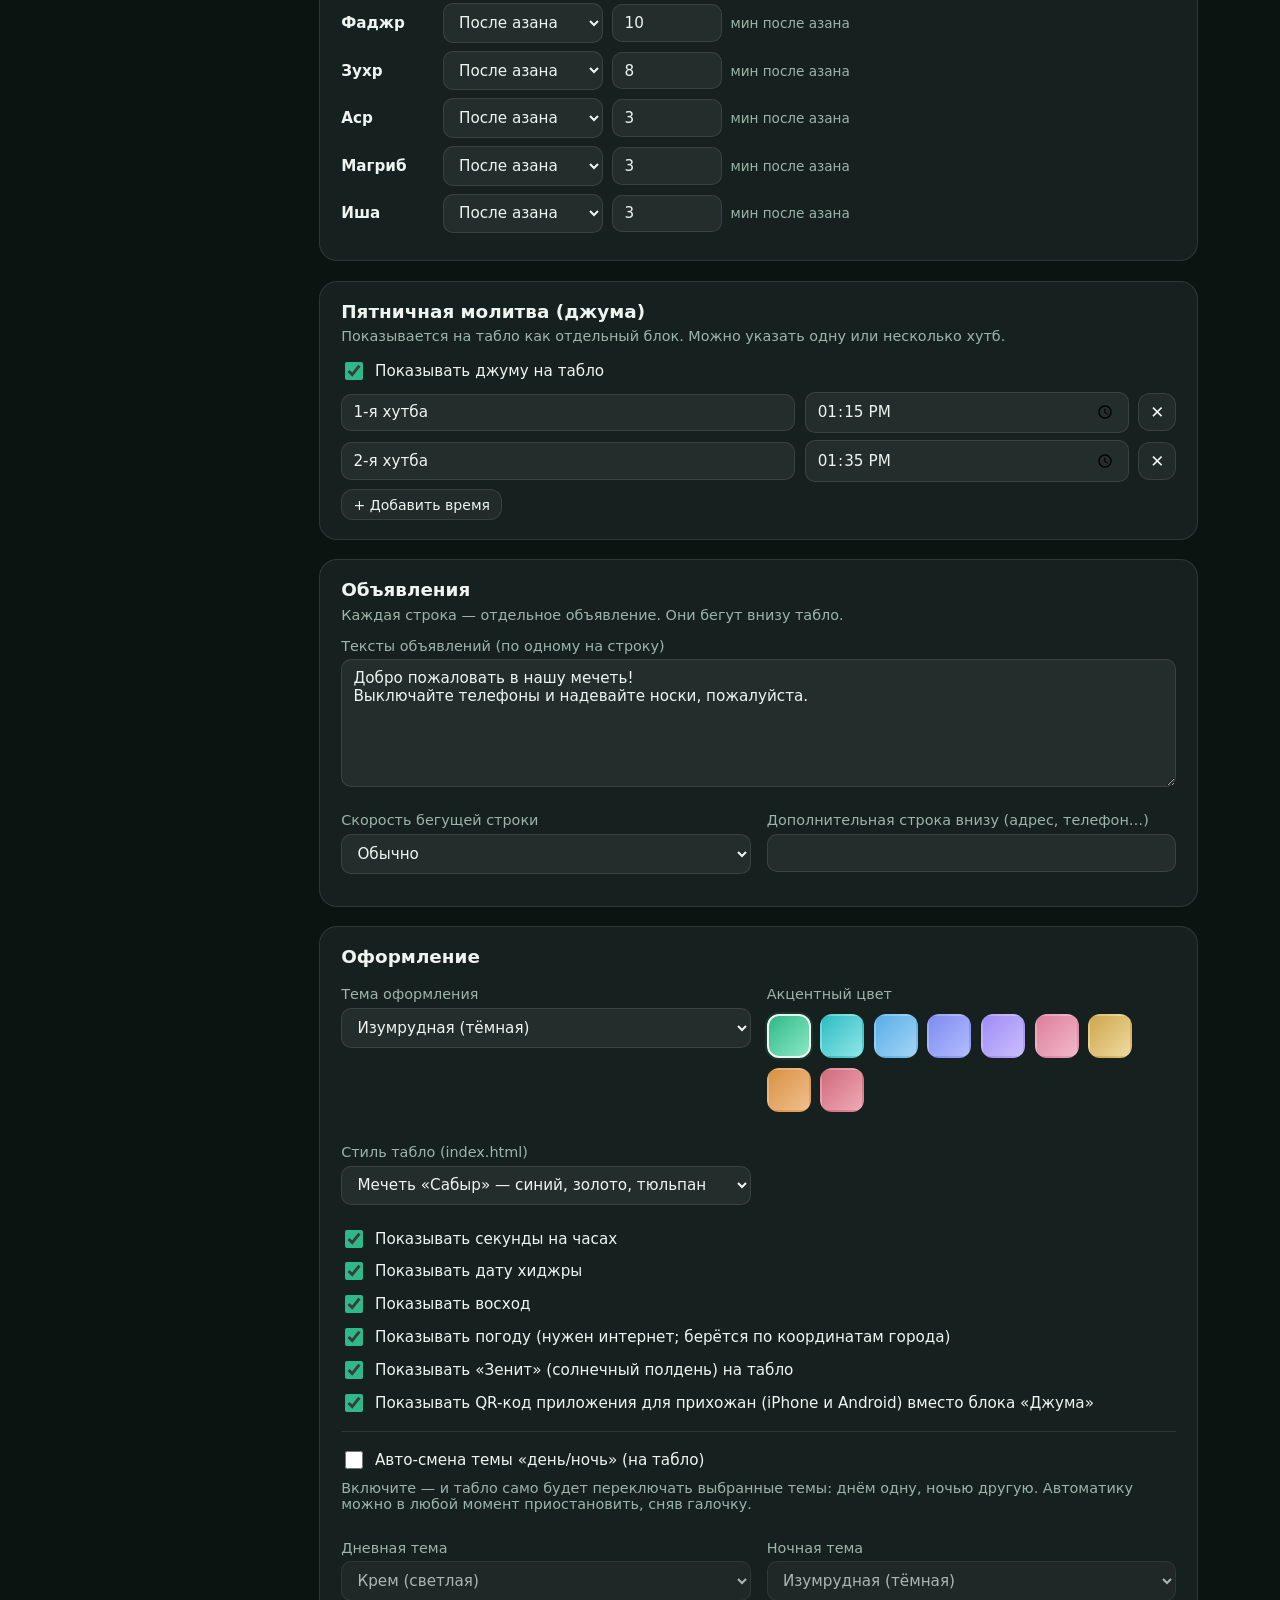
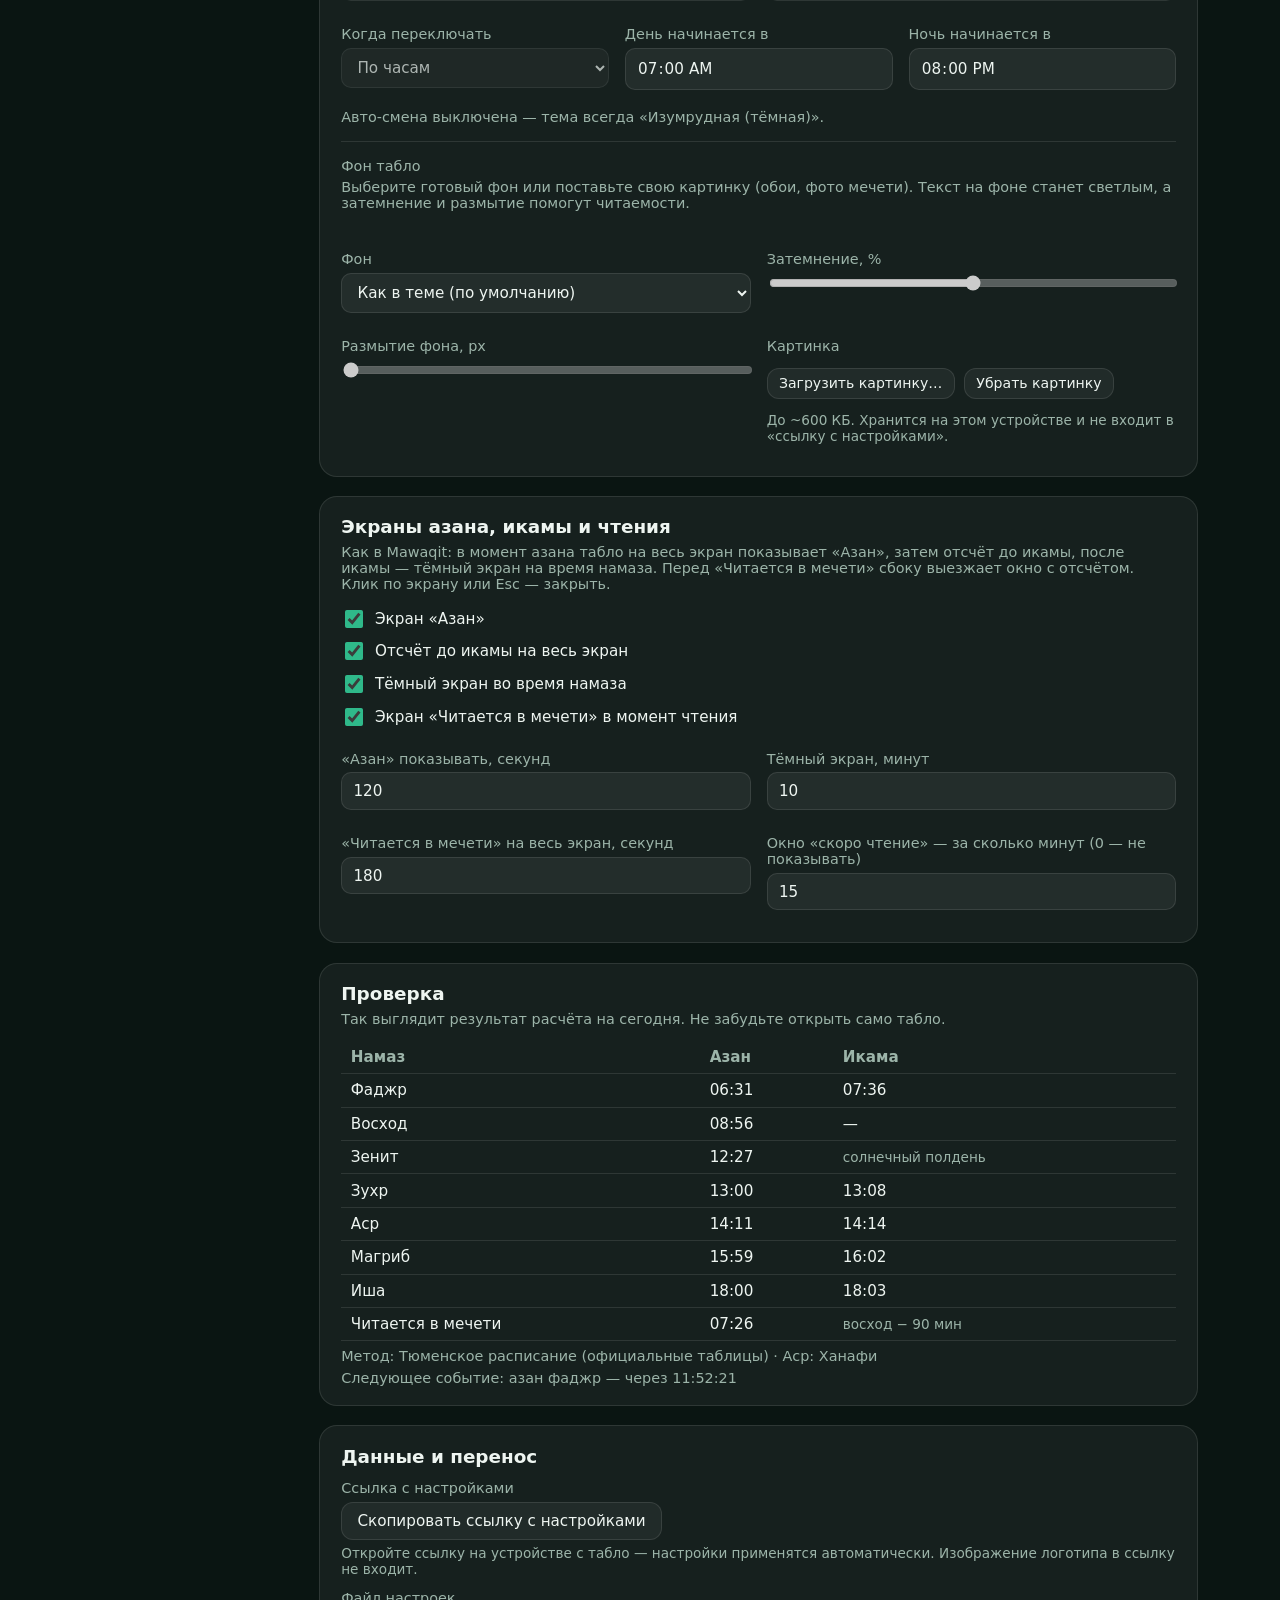
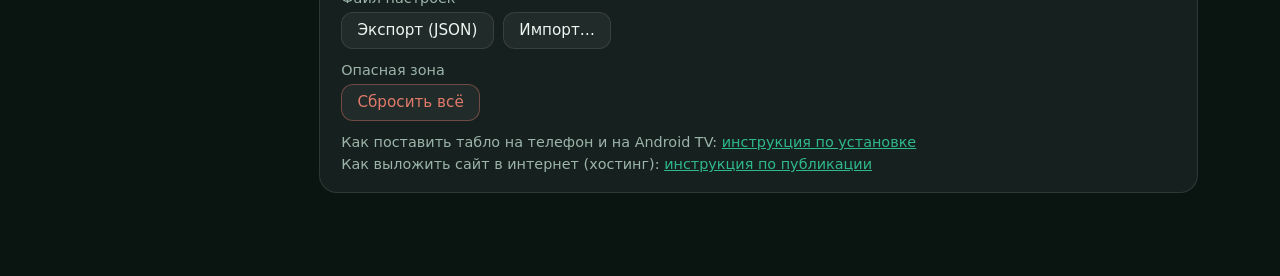
<file: tablo/admin.html>
<!doctype html>
<html lang="ru" data-theme="dark" data-accent="emerald">
<head>
<meta charset="utf-8">
<meta name="viewport" content="width=device-width, initial-scale=1">
<title>Настройки — Табло намаза</title>
<meta name="description" content="Настройки табло намаза: город, метод расчёта, ручное расписание, икама, джума, объявления и оформление.">
<link rel="icon" href="data:image/svg+xml,%3Csvg xmlns='http://www.w3.org/2000/svg' viewBox='0 0 100 100'%3E%3Ctext y='0.9em' font-size='90'%3E%F0%9F%95%8C%3C/text%3E%3C/svg%3E">
<link rel="stylesheet" href="assets/styles.css?v=202611122">
<!-- «На экран Домой»: открывается как отдельное приложение -->
<link rel="manifest" href="manifest.webmanifest">
<link rel="apple-touch-icon" href="assets/icon-180.png">
<meta name="apple-mobile-web-app-capable" content="yes">
<meta name="mobile-web-app-capable" content="yes">
<meta name="apple-mobile-web-app-title" content="Табло Сабыр">
<meta name="apple-mobile-web-app-status-bar-style" content="black">
<meta name="theme-color" content="#0b1533">
</head>
<body class="admin-body">
<div class="admin-shell">

  <div class="admin-top">
    <h1>Настройки табло</h1>
    <span class="status" id="saveStatus">Автосохранение включено</span>
    <a class="btn primary" href="index.html" target="_blank" rel="noopener">Открыть табло</a>
    <a class="btn" href="calendar.html">Расписание на месяц</a>
  </div>

  <div class="infobox">
    Настройки сохраняются автоматически в этом браузере (на этом устройстве) и сразу применяются на табло.
    Для переноса на другое устройство используйте «Ссылку с настройками» или экспорт/импорт JSON в самом низу страницы.
    Часовой пояс — как у устройства: табло показывает время того компьютера или телефона, где оно открыто.
  </div>

  <div class="admin-grid">
    <nav class="admin-nav" aria-label="Разделы настроек">
      <a href="#sec-sync">Телефон и облако</a>
      <a href="#sec-mosque">Мечеть</a>
      <a href="#sec-location">Город и координаты</a>
      <a href="#sec-calc">Расчёт намаза</a>
      <a href="#sec-tyumen">Тюмень и чтение</a>
      <a href="#sec-manual">Ручное расписание</a>
      <a href="#sec-iqama">Икама</a>
      <a href="#sec-jumuah">Пятница (джума)</a>
      <a href="#sec-announce">Объявления</a>
      <a href="#sec-appearance">Оформление</a>
      <a href="#sec-screens">Экраны азана и икамы</a>
      <a href="#sec-preview">Проверка</a>
      <a href="#sec-data">Данные и перенос</a>
    </nav>

    <div class="admin-main">

      <section class="panel" id="sec-sync">
        <h2>Управление табло: телефон и облако</h2>
        <div class="infobox" id="syncLocal"></div>
        <div class="field" id="pinRow" hidden>
          <label for="remotePin">PIN‑код с экрана табло</label>
          <div class="btn-row">
            <input type="text" id="remotePin" inputmode="numeric" maxlength="4" style="max-width:8rem" autocomplete="off">
            <button class="btn small" id="remotePinSave" type="button">Запомнить PIN</button>
          </div>
          <div class="hint">PIN показывается внизу экрана табло при запуске приставки и в её настройках (кнопка «Меню» на пульте).</div>
        </div>
        <hr class="sep">
        <h3 class="mt-0">Через интернет — как в Mawaqit</h3>
        <p class="panel-hint">Табло само раз в минуту проверяет облако и подхватывает новые настройки. Меняйте их из дома с телефона или компьютера. Как один раз подключить бесплатное облако — пошагово в файле «Облако.html».</p>
        <div class="checkline"><input type="checkbox" id="cloudOn"><label for="cloudOn">Табло берёт настройки из облака</label></div>
        <div class="grid3">
          <div class="field"><label for="cloudDb">Адрес базы (Realtime Database URL)</label><input type="url" id="cloudDb" placeholder="https://…firebasedatabase.app" autocomplete="off"></div>
          <div class="field"><label for="cloudKey">Ключ Web API</label><input type="text" id="cloudKey" autocomplete="off"></div>
          <div class="field"><label for="cloudId">Код мечети</label><input type="text" id="cloudId" autocomplete="off"></div>
        </div>
        <div class="grid3">
          <div class="field"><label for="cloudEmail">Почта администратора</label><input type="email" id="cloudEmail" autocomplete="username"></div>
          <div class="field"><label for="cloudPass">Пароль</label><input type="password" id="cloudPass" autocomplete="current-password"></div>
          <div class="field"><label>&nbsp;</label>
            <div class="btn-row">
              <button class="btn small primary" id="cloudLogin" type="button">Войти</button>
              <button class="btn small" id="cloudLogout" type="button">Выйти</button>
            </div>
          </div>
        </div>
        <div class="checkline"><input type="checkbox" id="cloudAuto"><label for="cloudAuto">Сразу отправлять каждое изменение в облако</label></div>
        <div class="btn-row">
          <button class="btn" id="cloudPush" type="button">Отправить настройки в облако</button>
          <button class="btn" id="cloudPull" type="button">Загрузить настройки из облака</button>
        </div>
        <div class="meta-line" id="cloudStatus"></div>
      </section>

      <section class="panel" id="sec-mosque">
        <h2>Мечеть</h2>
        <p class="panel-hint">Название и подписи показываются на табло.</p>
        <div class="field"><label for="mosqueName">Название мечети</label>
          <input type="text" id="mosqueName" maxlength="120" placeholder="Напр.: Соборная мечеть"></div>
        <div class="field"><label for="mosqueSubtitle">Дополнительная строка</label>
          <input type="text" id="mosqueSubtitle" maxlength="160" placeholder="Напр.: адрес, телефон, сайт"></div>
        <div class="field">
          <label>Логотип</label>
          <div class="logo-line">
            <div class="logo-preview" id="logoPreview">🕌</div>
            <div class="grow">
              <div class="field mt-0"><label for="logoEmoji">Символ (эмодзи)</label>
                <input type="text" id="logoEmoji" maxlength="4" class="w-narrow"></div>
              <div class="logo-buttons">
                <label class="btn small" for="logoFile">Загрузить изображение…</label>
                <input type="file" id="logoFile" accept="image/*" hidden>
                <button class="btn small" id="logoRemove" type="button">Убрать изображение</button>
              </div>
              <div class="hint">Изображение до ~300 КБ. Хранится только на этом устройстве и не входит в «ссылку с настройками».</div>
            </div>
          </div>
        </div>
      </section>

      <section class="panel" id="sec-location">
        <h2>Город и координаты</h2>
        <p class="panel-hint">От места зависят времена намаза. Выберите город из списка или введите координаты вручную.</p>
        <div class="grid2">
          <div class="field"><label for="citySelect">Город</label><select id="citySelect"></select></div>
          <div class="field"><label for="cityName">Название на табло</label><input type="text" id="cityName" maxlength="80"></div>
        </div>
        <div class="grid2">
          <div class="field"><label for="lat">Широта, °</label><input type="number" id="lat" step="0.0001" min="-90" max="90"></div>
          <div class="field"><label for="lng">Долгота, °</label><input type="number" id="lng" step="0.0001" min="-180" max="180"></div>
        </div>
        <div class="btn-row">
          <button class="btn small" id="geoBtn" type="button">Определить по устройству</button>
          <span class="hint" id="geoStatus"></span>
        </div>
      </section>

      <section class="panel" id="sec-calc">
        <h2>Расчёт намаза</h2>
        <p class="panel-hint">Метод задаёт углы сумерек. Если сомневаетесь — уточните у имама; можно выбрать «Свой расчёт», задать углы и добавить поправки в минутах.</p>
        <div class="grid2">
          <div class="field"><label for="method">Метод расчёта</label><select id="method"></select></div>
          <div class="field"><label for="asr">Расчёт Асра</label><select id="asr">
            <option value="hanafi">Ханафи (тень вдвое длиннее предмета)</option>
            <option value="standard">Шафии, Малики, Ханбали (тень равна предмету)</option>
          </select></div>
        </div>
        <div class="grid2" id="customAngles" hidden>
          <div class="field"><label for="fajrAngle">Угол Фаджра, °</label><input type="number" id="fajrAngle" step="0.5" min="0" max="30"></div>
          <div class="field"><label for="ishaAngle">Угол Иша, °</label><input type="number" id="ishaAngle" step="0.5" min="0" max="30"></div>
        </div>
        <div class="grid2">
          <div class="field"><label for="highLats">Высокие широты (СПб, Казань, Урал и севернее)</label><select id="highLats">
            <option value="angle">По углу сумерек (рекомендуется)</option>
            <option value="midNight">Середина ночи</option>
            <option value="seventh">Одна седьмая ночи</option>
            <option value="none">Не применять</option>
          </select></div>
          <div class="field"><label for="hijriOffset">Сдвиг даты хиджры (дней)</label><select id="hijriOffset"></select></div>
        </div>
        <div class="field">
          <label>Поправки к азану, минут (плюс — позже, минус — раньше)</label>
          <div class="grid3" id="adjustRows"></div>
        </div>
      </section>

      <section class="panel" id="sec-tyumen">
        <h2>Тюмень и «Читается в мечети»</h2>
        <p class="panel-hint">Для города Тюмень приложение использует официальные таблицы расписания (2026–2028), а для остальных лет — тот же метод расчёта, вшитый в приложение (без ограничения по годам).</p>
        <div class="checkline"><input type="checkbox" id="tyUse"><label for="tyUse">Использовать тюменское расписание (мечети Тюмени)</label></div>
        <div class="grid2">
          <div class="field"><label for="tyZuhr">Время Зухра в тюменском расписании</label>
            <select id="tyZuhr">
              <option value="fixed">13:00 — как в печатных книгах</option>
              <option value="zenith4">Зенит + 4 минуты — как в файле 2028 г.</option>
            </select></div>
          <div class="field"></div>
        </div>
        <hr class="sep">
        <div class="checkline"><input type="checkbox" id="rdShow"><label for="rdShow">Показывать «Читается в мечети»</label></div>
        <p class="panel-hint">В тюменских таблицах время чтения = «восход − 90 минут»; в мае–августе оно же равно «сухур + 30 минут».</p>
        <div class="grid3">
          <div class="field"><label for="rdMode">Способ расчёта</label>
            <select id="rdMode">
              <option value="sunrise">Восход − N минут</option>
              <option value="suhoor">Сухур + N минут</option>
              <option value="fixed">Фиксированное время</option>
            </select></div>
          <div class="field"><label for="rdN">N, минут</label><input type="number" id="rdN" min="1" max="240" step="1"></div>
          <div class="field"><label for="rdFixed">Фиксированное время</label><input type="time" id="rdFixed"></div>
        </div>
        <div class="checkline"><input type="checkbox" id="rdRamadan"><label for="rdRamadan">Скрывать в Рамадан (как в печатном календаре — там стоит «–»)</label></div>
        <div class="checkline"><input type="checkbox" id="rdFajr"><label for="rdFajr">Азан Фаджра в мечети — во время «Читается в мечети», икама — после сунны</label></div>
        <div class="grid2">
          <div class="field"><label for="rdIqama">Икама Фаджра после чтения, минут</label><input type="number" id="rdIqama" min="1" max="60" step="1"></div>
          <div class="field"></div>
        </div>
        <p class="panel-hint">Если снять «Показывать „Читается в мечети“» (или в Рамадан) — действуют обычное время Фаджра и икама из раздела «Икама».</p>
        <div class="checkline"><input type="checkbox" id="rdWinter"><label for="rdWinter">Декабрь–январь показывать 07:00 (как в печатной книге Тюмени)</label></div>
        <div class="meta-line" id="rdPreview"></div>
      </section>

      <section class="panel" id="sec-manual">
        <h2>Ручное расписание</h2>
        <p class="panel-hint">Если нужно задать времена вручную (например, по календарю вашей общины) — включите этот режим, расчёт по координатам отключится.</p>
        <div class="checkline"><input type="checkbox" id="manualEnabled"><label for="manualEnabled">Использовать ручное расписание</label></div>
        <div class="grid3" id="manualTimes"></div>
      </section>

      <section class="panel" id="sec-iqama">
        <h2>Икама</h2>
        <p class="panel-hint">Для каждой молитвы: икама после азана через N минут или в точное время.</p>
        <div id="iqamaRows"></div>
      </section>

      <section class="panel" id="sec-jumuah">
        <h2>Пятничная молитва (джума)</h2>
        <p class="panel-hint">Показывается на табло как отдельный блок. Можно указать одну или несколько хутб.</p>
        <div class="checkline"><input type="checkbox" id="jumuahEnabled"><label for="jumuahEnabled">Показывать джуму на табло</label></div>
        <div id="jumuahRows"></div>
        <button class="btn small" id="jumuahAdd" type="button">+ Добавить время</button>
      </section>

      <section class="panel" id="sec-announce">
        <h2>Объявления</h2>
        <p class="panel-hint">Каждая строка — отдельное объявление. Они бегут внизу табло.</p>
        <div class="field"><label for="announcements">Тексты объявлений (по одному на строку)</label>
          <textarea id="announcements" rows="6" placeholder="Напр.: Напоминание: в пятницу начинается сбор пожертвований на ремонт"></textarea></div>
        <div class="grid2">
          <div class="field"><label for="tickerSpeed">Скорость бегущей строки</label><select id="tickerSpeed">
            <option value="slow">Медленно</option>
            <option value="normal">Обычно</option>
            <option value="fast">Быстро</option>
          </select></div>
          <div class="field"><label for="footerNote">Дополнительная строка внизу (адрес, телефон…)</label>
            <input type="text" id="footerNote" maxlength="200"></div>
        </div>
      </section>

      <section class="panel" id="sec-appearance">
        <h2>Оформление</h2>
        <div class="grid2">
          <div class="field"><label for="palette">Тема оформления</label><select id="palette">
            <option value="emerald-dark">Изумрудная (тёмная)</option>
            <option value="midnight">Полночь (тёмно-синяя)</option>
            <option value="graphite">Графит (тёмная нейтральная)</option>
            <option value="ocean">Океан (тёмно-бирюзовая)</option>
            <option value="wine">Бордо (тёмная винная)</option>
            <option value="cream">Крем (светлая)</option>
            <option value="sand">Песок (светлая тёплая)</option>
            <option value="mint">Мята (светлая зелёная)</option>
          </select></div>
          <div class="field"><label>Акцентный цвет</label>
            <div class="swatches" id="swatches">
              <div class="swatch emerald" data-accent="emerald" role="button" tabindex="0" title="Изумруд" aria-label="Изумруд"></div>
              <div class="swatch teal" data-accent="teal" role="button" tabindex="0" title="Бирюза" aria-label="Бирюза"></div>
              <div class="swatch sky" data-accent="sky" role="button" tabindex="0" title="Небо" aria-label="Небо"></div>
              <div class="swatch indigo" data-accent="indigo" role="button" tabindex="0" title="Индиго" aria-label="Индиго"></div>
              <div class="swatch violet" data-accent="violet" role="button" tabindex="0" title="Фиалка" aria-label="Фиалка"></div>
              <div class="swatch rose" data-accent="rose" role="button" tabindex="0" title="Роза" aria-label="Роза"></div>
              <div class="swatch gold" data-accent="gold" role="button" tabindex="0" title="Золото" aria-label="Золото"></div>
              <div class="swatch amber" data-accent="amber" role="button" tabindex="0" title="Янтарь" aria-label="Янтарь"></div>
              <div class="swatch burgundy" data-accent="burgundy" role="button" tabindex="0" title="Бордо" aria-label="Бордо"></div>
            </div>
          </div>
        </div>
        <div class="grid2">
          <div class="field"><label for="boardStyle">Стиль табло (index.html)</label><select id="boardStyle">
            <option value="mosque">Мечеть «Сабыр» — синий, золото, тюльпан</option>
            <option value="accent">По акцентному цвету</option>
          </select></div>
          <div class="field"></div>
        </div>
        <div class="checkline"><input type="checkbox" id="showSeconds"><label for="showSeconds">Показывать секунды на часах</label></div>
        <div class="checkline"><input type="checkbox" id="showHijri"><label for="showHijri">Показывать дату хиджры</label></div>
        <div class="checkline"><input type="checkbox" id="showSunrise"><label for="showSunrise">Показывать восход</label></div>
        <div class="checkline"><input type="checkbox" id="showWeather"><label for="showWeather">Показывать погоду (нужен интернет; берётся по координатам города)</label></div>
        <div class="checkline"><input type="checkbox" id="showZenith"><label for="showZenith">Показывать «Зенит» (солнечный полдень) на табло</label></div>
        <div class="checkline"><input type="checkbox" id="showAppQr"><label for="showAppQr">Показывать QR-код приложения для прихожан (iPhone и Android) вместо блока «Джума»</label></div>
        <hr class="sep">
        <div class="checkline"><input type="checkbox" id="atEnabled"><label for="atEnabled">Авто‑смена темы «день/ночь» (на табло)</label></div>
        <p class="panel-hint">Включите — и табло само будет переключать выбранные темы: днём одну, ночью другую. Автоматику можно в любой момент приостановить, сняв галочку.</p>
        <div class="grid2">
          <div class="field"><label for="atDay">Дневная тема</label><select id="atDay">
            <option value="cream">Крем (светлая)</option>
            <option value="sand">Песок (светлая тёплая)</option>
            <option value="mint">Мята (светлая зелёная)</option>
            <option value="emerald-dark">Изумрудная (тёмная)</option>
            <option value="midnight">Полночь (тёмно-синяя)</option>
            <option value="graphite">Графит (тёмная нейтральная)</option>
            <option value="ocean">Океан (тёмно-бирюзовая)</option>
            <option value="wine">Бордо (тёмная винная)</option>
          </select></div>
          <div class="field"><label for="atNight">Ночная тема</label><select id="atNight">
            <option value="emerald-dark">Изумрудная (тёмная)</option>
            <option value="midnight">Полночь (тёмно-синяя)</option>
            <option value="graphite">Графит (тёмная нейтральная)</option>
            <option value="ocean">Океан (тёмно-бирюзовая)</option>
            <option value="wine">Бордо (тёмная винная)</option>
            <option value="cream">Крем (светлая)</option>
            <option value="sand">Песок (светлая тёплая)</option>
            <option value="mint">Мята (светлая зелёная)</option>
          </select></div>
        </div>
        <div class="grid3">
          <div class="field"><label for="atMode">Когда переключать</label><select id="atMode">
            <option value="clock">По часам</option>
            <option value="sun">По солнцу (восход / закат)</option>
          </select></div>
          <div class="field at-clock"><label for="atDayStart">День начинается в</label><input type="time" id="atDayStart"></div>
          <div class="field at-clock"><label for="atNightStart">Ночь начинается в</label><input type="time" id="atNightStart"></div>
        </div>
        <div class="meta-line" id="atStatus"></div>
        <hr class="sep">
        <div class="field"><label>Фон табло</label>
          <p class="panel-hint mt-0">Выберите готовый фон или поставьте свою картинку (обои, фото мечети). Текст на фоне станет светлым, а затемнение и размытие помогут читаемости.</p>
        </div>
        <div class="grid2">
          <div class="field"><label for="bgMode">Фон</label><select id="bgMode">
            <option value="theme">Как в теме (по умолчанию)</option>
            <option value="image">Своя картинка…</option>
            <optgroup label="Готовые фоны">
              <option value="stars">Звёздное небо</option>
              <option value="sea">Море</option>
              <option value="sunset">Закат</option>
              <option value="aurora">Северное сияние</option>
              <option value="ornament">Орнамент</option>
            </optgroup>
          </select></div>
          <div class="field"><label for="bgDim">Затемнение, %</label><input type="range" id="bgDim" min="0" max="90" step="5"></div>
        </div>
        <div class="grid2">
          <div class="field"><label for="bgBlur">Размытие фона, px</label><input type="range" id="bgBlur" min="0" max="20" step="1"></div>
          <div class="field"><label>Картинка</label>
            <div class="logo-buttons">
              <label class="btn small" for="bgFile">Загрузить картинку…</label>
              <input type="file" id="bgFile" accept="image/*" hidden>
              <button class="btn small" id="bgRemove" type="button">Убрать картинку</button>
            </div>
            <div class="hint">До ~600 КБ. Хранится на этом устройстве и не входит в «ссылку с настройками».</div>
          </div>
        </div>
        <div class="bg-preview" id="bgPreview" hidden></div>
      </section>

      <section class="panel" id="sec-screens">
        <h2>Экраны азана, икамы и чтения</h2>
        <p class="panel-hint">Как в Mawaqit: в момент азана табло на весь экран показывает «Азан», затем отсчёт до икамы, после икамы — тёмный экран на время намаза. Перед «Читается в мечети» сбоку выезжает окно с отсчётом. Клик по экрану или Esc — закрыть.</p>
        <div class="checkline"><input type="checkbox" id="scAdhan"><label for="scAdhan">Экран «Азан»</label></div>
        <div class="checkline"><input type="checkbox" id="scIqama"><label for="scIqama">Отсчёт до икамы на весь экран</label></div>
        <div class="checkline"><input type="checkbox" id="scPrayer"><label for="scPrayer">Тёмный экран во время намаза</label></div>
        <div class="checkline"><input type="checkbox" id="scRead"><label for="scRead">Экран «Читается в мечети» в момент чтения</label></div>
        <div class="grid2">
          <div class="field"><label for="scAdhanSec">«Азан» показывать, секунд</label><input type="number" id="scAdhanSec" min="10" max="600" step="10"></div>
          <div class="field"><label for="scPrayerMin">Тёмный экран, минут</label><input type="number" id="scPrayerMin" min="1" max="60" step="1"></div>
          <div class="field"><label for="scReadSec">«Читается в мечети» на весь экран, секунд</label><input type="number" id="scReadSec" min="10" max="1800" step="10"></div>
          <div class="field"><label for="scReadWarn">Окно «скоро чтение» — за сколько минут (0 — не показывать)</label><input type="number" id="scReadWarn" min="0" max="120" step="1"></div>
        </div>
      </section>

      <section class="panel" id="sec-preview">
        <h2>Проверка</h2>
        <p class="panel-hint">Так выглядит результат расчёта на сегодня. Не забудьте открыть само табло.</p>
        <table class="preview-table">
          <thead><tr><th>Намаз</th><th>Азан</th><th>Икама</th></tr></thead>
          <tbody id="previewBody"></tbody>
        </table>
        <div class="meta-line" id="previewMeta"></div>
        <div class="meta-line" id="previewNext"></div>
      </section>

      <section class="panel" id="sec-data">
        <h2>Данные и перенос</h2>
        <div class="field">
          <label>Ссылка с настройками</label>
          <div class="btn-row">
            <button class="btn" id="shareBtn" type="button">Скопировать ссылку с настройками</button>
          </div>
          <div class="hint">Откройте ссылку на устройстве с табло — настройки применятся автоматически. Изображение логотипа в ссылку не входит.</div>
        </div>
        <div class="field">
          <label>Файл настроек</label>
          <div class="btn-row">
            <button class="btn" id="exportBtn" type="button">Экспорт (JSON)</button>
            <button class="btn" id="importBtn" type="button">Импорт…</button>
            <input type="file" id="importFile" accept="application/json,.json" hidden>
          </div>
        </div>
        <div class="field">
          <label>Опасная зона</label>
          <div class="btn-row">
            <button class="btn danger" id="resetBtn" type="button">Сбросить всё</button>
          </div>
        </div>
        <div class="meta-line" id="dataStatus"></div>
        <div class="meta-line">Как поставить табло на телефон и на Android TV: <a href="Установка.html" target="_blank" rel="noopener">инструкция по установке</a></div>
        <div class="meta-line">Как выложить сайт в интернет (хостинг): <a href="Хостинг.html" target="_blank" rel="noopener">инструкция по публикации</a></div>
      </section>

    </div>
  </div>
</div>

<script src="assets/cities.js?v=202611122"></script>
<script src="assets/store.js?v=202611122"></script>
<script src="assets/prayer-times.js?v=202611122"></script>
<script src="assets/tyumen.js?v=202611122"></script>
<script src="assets/backgrounds.js?v=202611122"></script>
<script src="assets/schedule.js?v=202611122"></script>
<script src="assets/cloud.js?v=202611122"></script>
<script src="assets/admin.js?v=202611122"></script>
</body>
</html>
</file>
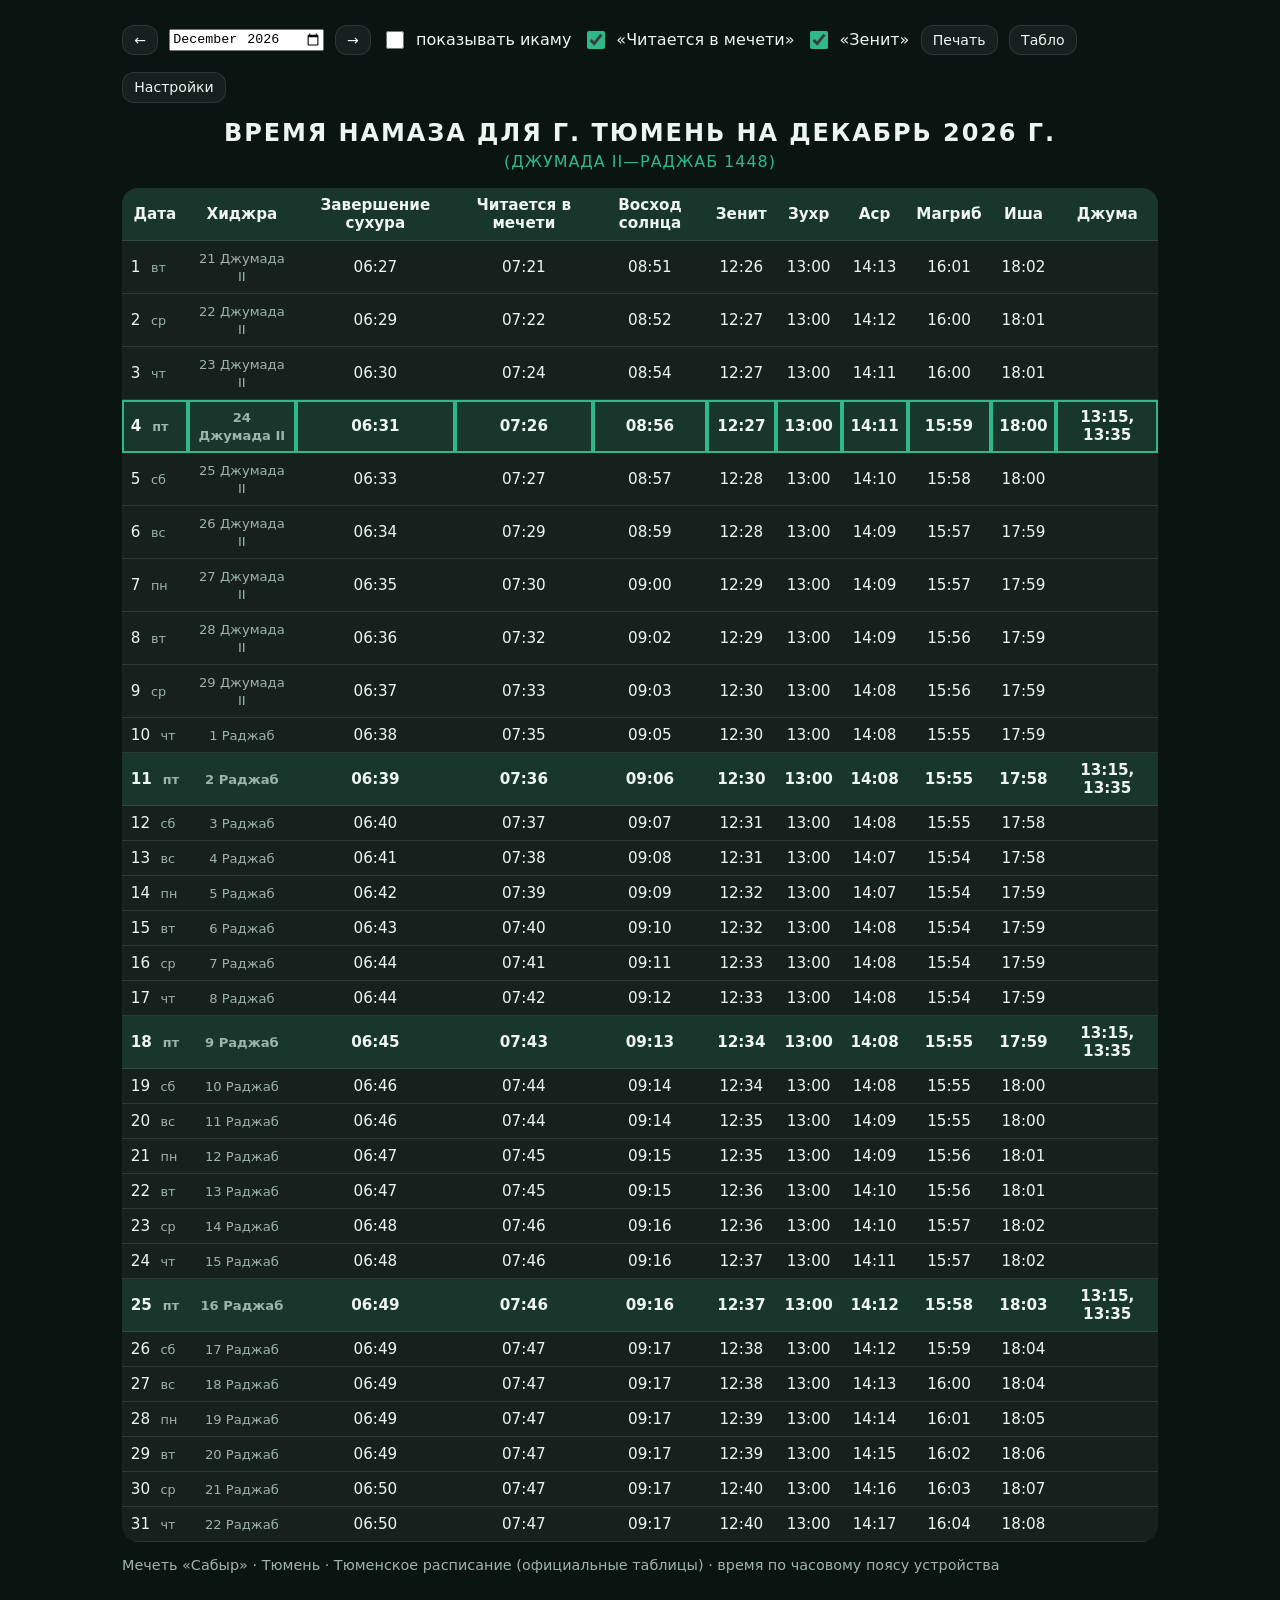
<file: tablo/calendar.html>
<!doctype html>
<html lang="ru" data-theme="dark" data-accent="emerald">
<head>
<meta charset="utf-8">
<meta name="viewport" content="width=device-width, initial-scale=1">
<title>Расписание намаза на месяц</title>
<meta name="description" content="Расписание намаза на месяц: таблица с временами азана и икамы, датами хиджры и джумой. Можно распечатать.">
<link rel="icon" href="data:image/svg+xml,%3Csvg xmlns='http://www.w3.org/2000/svg' viewBox='0 0 100 100'%3E%3Ctext y='0.9em' font-size='90'%3E%F0%9F%95%8C%3C/text%3E%3C/svg%3E">
<link rel="stylesheet" href="assets/styles.css?v=202611122">
</head>
<body class="cal-body">
<div class="cal-shell">

  <div class="cal-top no-print">
    <button class="btn small" id="prevBtn" type="button" aria-label="Предыдущий месяц">←</button>
    <input type="month" id="monthInput" aria-label="Месяц">
    <button class="btn small" id="nextBtn" type="button" aria-label="Следующий месяц">→</button>
    <label class="checkline"><input type="checkbox" id="iqamaCheck"> показывать икаму</label>
    <label class="checkline"><input type="checkbox" id="readCheck"> «Читается в мечети»</label>
    <label class="checkline"><input type="checkbox" id="zenithCheck"> «Зенит»</label>
    <button class="btn small" id="printBtn" type="button">Печать</button>
    <a class="btn small" href="index.html">Табло</a>
    <a class="btn small" href="admin.html">Настройки</a>
  </div>

  <div class="cal-title">
    <h1 id="calTitle">ВРЕМЯ НАМАЗА</h1>
    <div class="cal-sub" id="calSub"></div>
  </div>

  <table class="cal-table">
    <thead>
      <tr id="calHead"></tr>
    </thead>
    <tbody id="calBody"></tbody>
  </table>

  <div class="cal-meta" id="calMeta"></div>
</div>

<script src="assets/store.js?v=202611122"></script>
<script src="assets/prayer-times.js?v=202611122"></script>
<script src="assets/tyumen.js?v=202611122"></script>
<script src="assets/schedule.js?v=202611122"></script>
<script src="assets/calendar.js?v=202611122"></script>
</body>
</html>
</file>
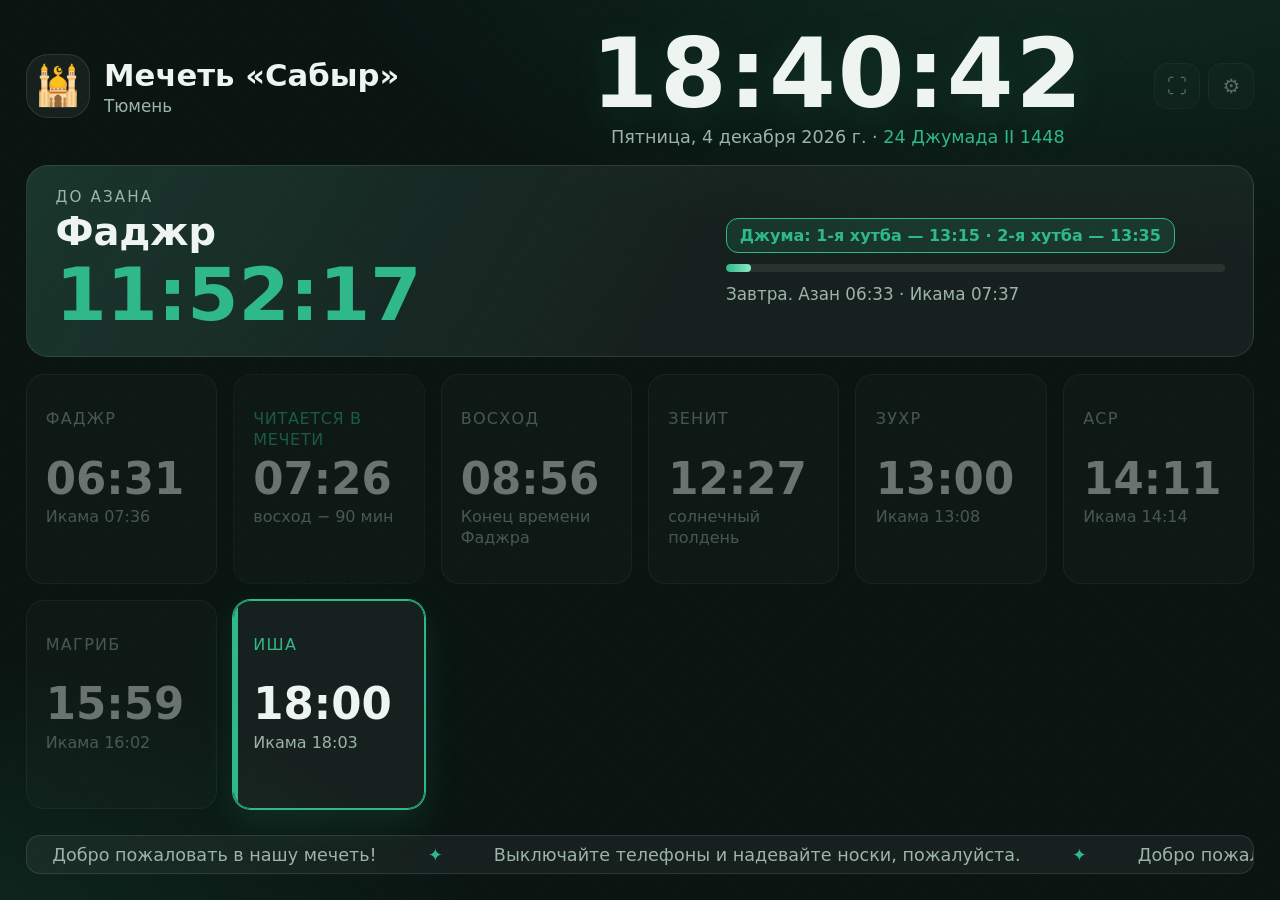
<file: tablo/classic.html>
<!doctype html>
<html lang="ru" data-theme="dark" data-accent="emerald">
<head>
<meta charset="utf-8">
<meta name="viewport" content="width=device-width, initial-scale=1">
<title>Табло намаза</title>
<meta name="description" content="Табло намаза для мечети и дома: расписание на день, азан и икама, обратный отсчёт до следующего намаза, джума, объявления. Всё настраивается под вас.">
<meta name="theme-color" content="#0a1512">
<link rel="icon" href="data:image/svg+xml,%3Csvg xmlns='http://www.w3.org/2000/svg' viewBox='0 0 100 100'%3E%3Ctext y='0.9em' font-size='90'%3E%F0%9F%95%8C%3C/text%3E%3C/svg%3E">
<link rel="stylesheet" href="assets/styles.css?v=202611122">
</head>
<body class="screen-body">
  <div class="board">
    <header class="board-head">
      <div class="brand">
        <div class="logo" id="logo" aria-hidden="true">🕌</div>
        <div class="brand-text">
          <h1 id="mosqueName">Мечеть</h1>
          <div class="sub" id="mosqueSub"></div>
        </div>
      </div>
      <div class="clock-wrap">
        <div class="clock" id="clock">--:--</div>
        <div class="dates">
          <span id="gregDate">—</span><span id="hijriWrap"> · <span id="hijriDate"></span></span>
        </div>
      </div>
      <div class="board-actions">
        <button class="icon-btn" id="btnFull" type="button" title="Во весь экран (клавиша F)" aria-label="Во весь экран">⛶</button>
        <a class="icon-btn" href="admin.html" title="Настройки" aria-label="Настройки">⚙</a>
      </div>
    </header>

    <section class="hero" aria-label="Следующий намаз">
      <div class="hero-left">
        <div class="hero-label" id="heroLabel">Следующий намаз</div>
        <div class="hero-prayer" id="heroName">—</div>
        <div class="hero-count" id="heroCount">--:--:--</div>
      </div>
      <div class="hero-right">
        <div class="jumuah-chip" id="jumuahChip" hidden></div>
        <div class="progress" aria-hidden="true"><div class="progress-fill" id="progress"></div></div>
        <div class="hero-note" id="heroNote"></div>
      </div>
    </section>

    <section class="cards" id="cards" aria-label="Расписание намазов"></section>

    <footer class="board-foot">
      <div class="warn-row" id="warnRow"></div>
      <div class="ticker" id="ticker" hidden><div class="ticker-track" id="tickerTrack"></div></div>
      <div class="foot-note" id="footNote" hidden></div>
    </footer>
  </div>

  <noscript><div style="padding:2rem;text-align:center">Для работы табло включите JavaScript.</div></noscript>
  <script src="assets/store.js?v=202611122"></script>
  <script src="assets/prayer-times.js?v=202611122"></script>
  <script src="assets/tyumen.js?v=202611122"></script>
  <script src="assets/backgrounds.js?v=202611122"></script>
  <script src="assets/schedule.js?v=202611122"></script>
  <script src="assets/clock-tick.js?v=202611122"></script>
  <script src="assets/screen.js?v=202611122"></script>
</body>
</html>
</file>
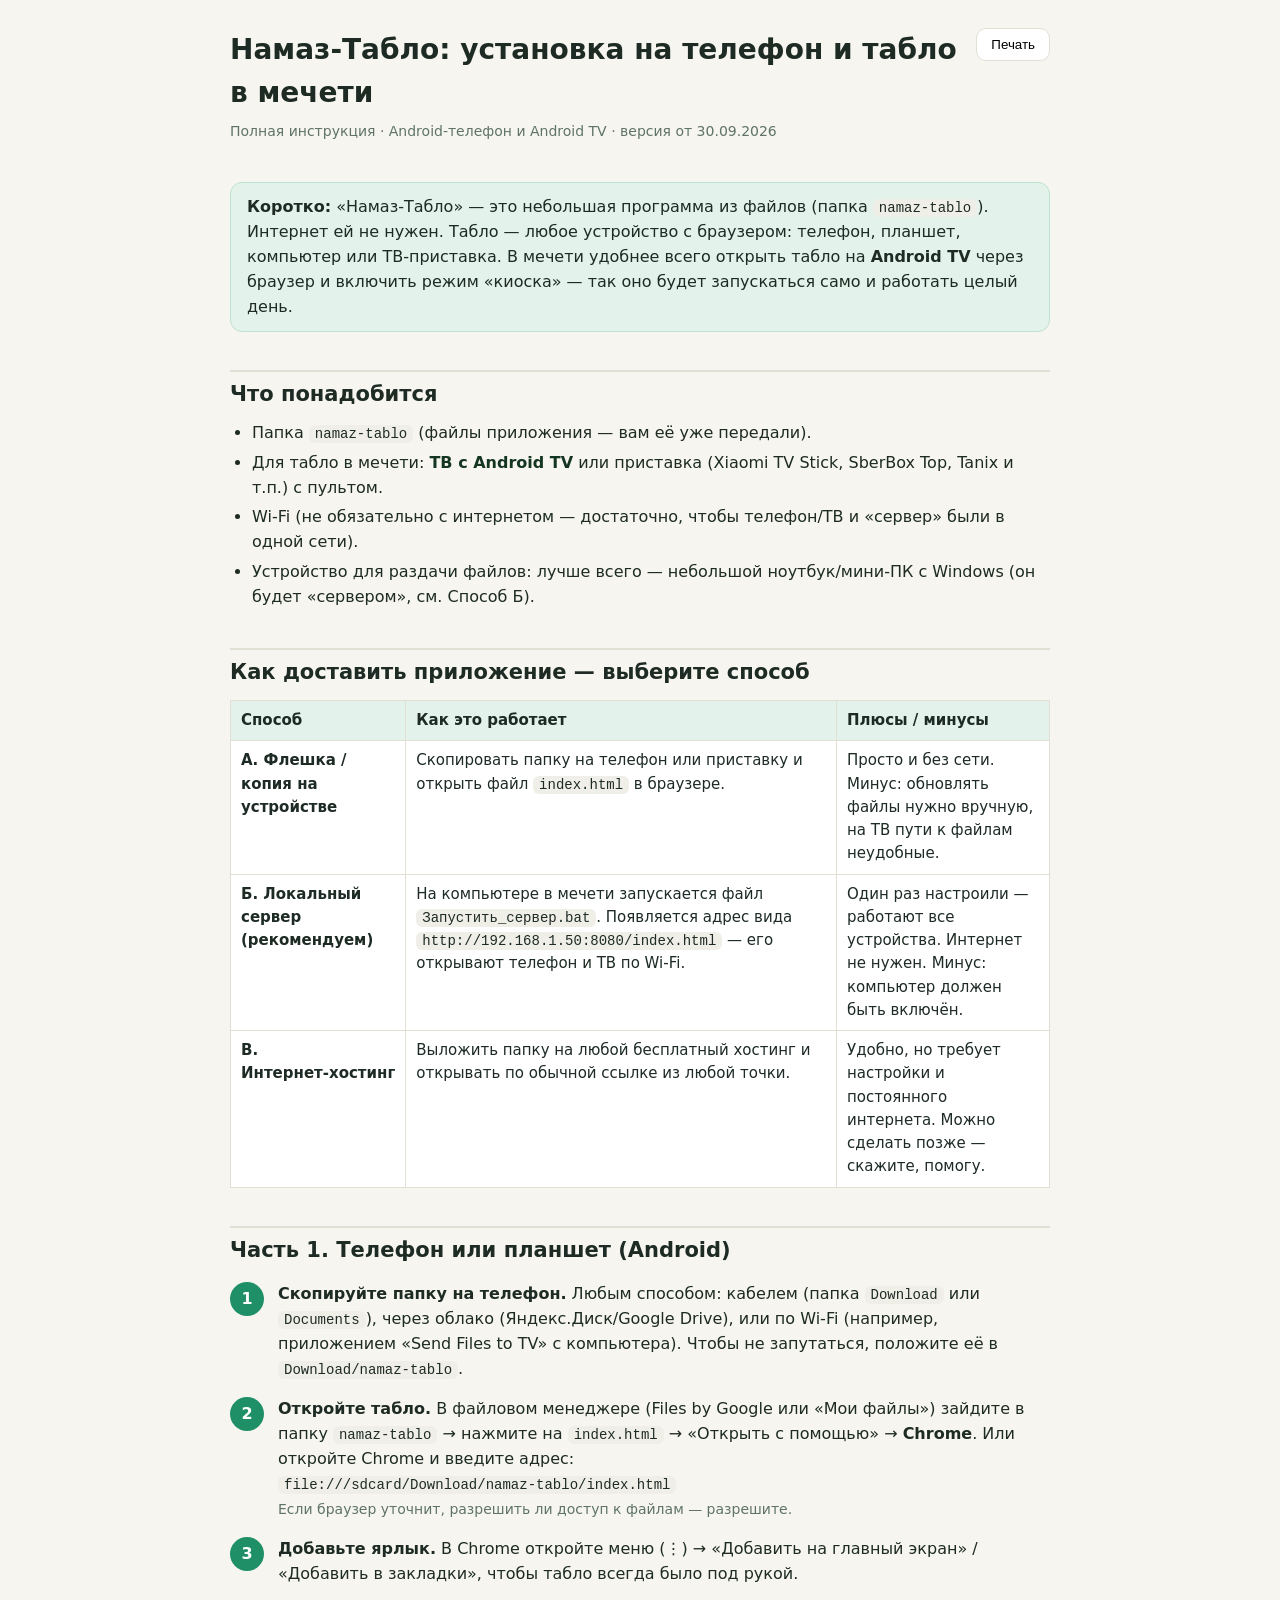
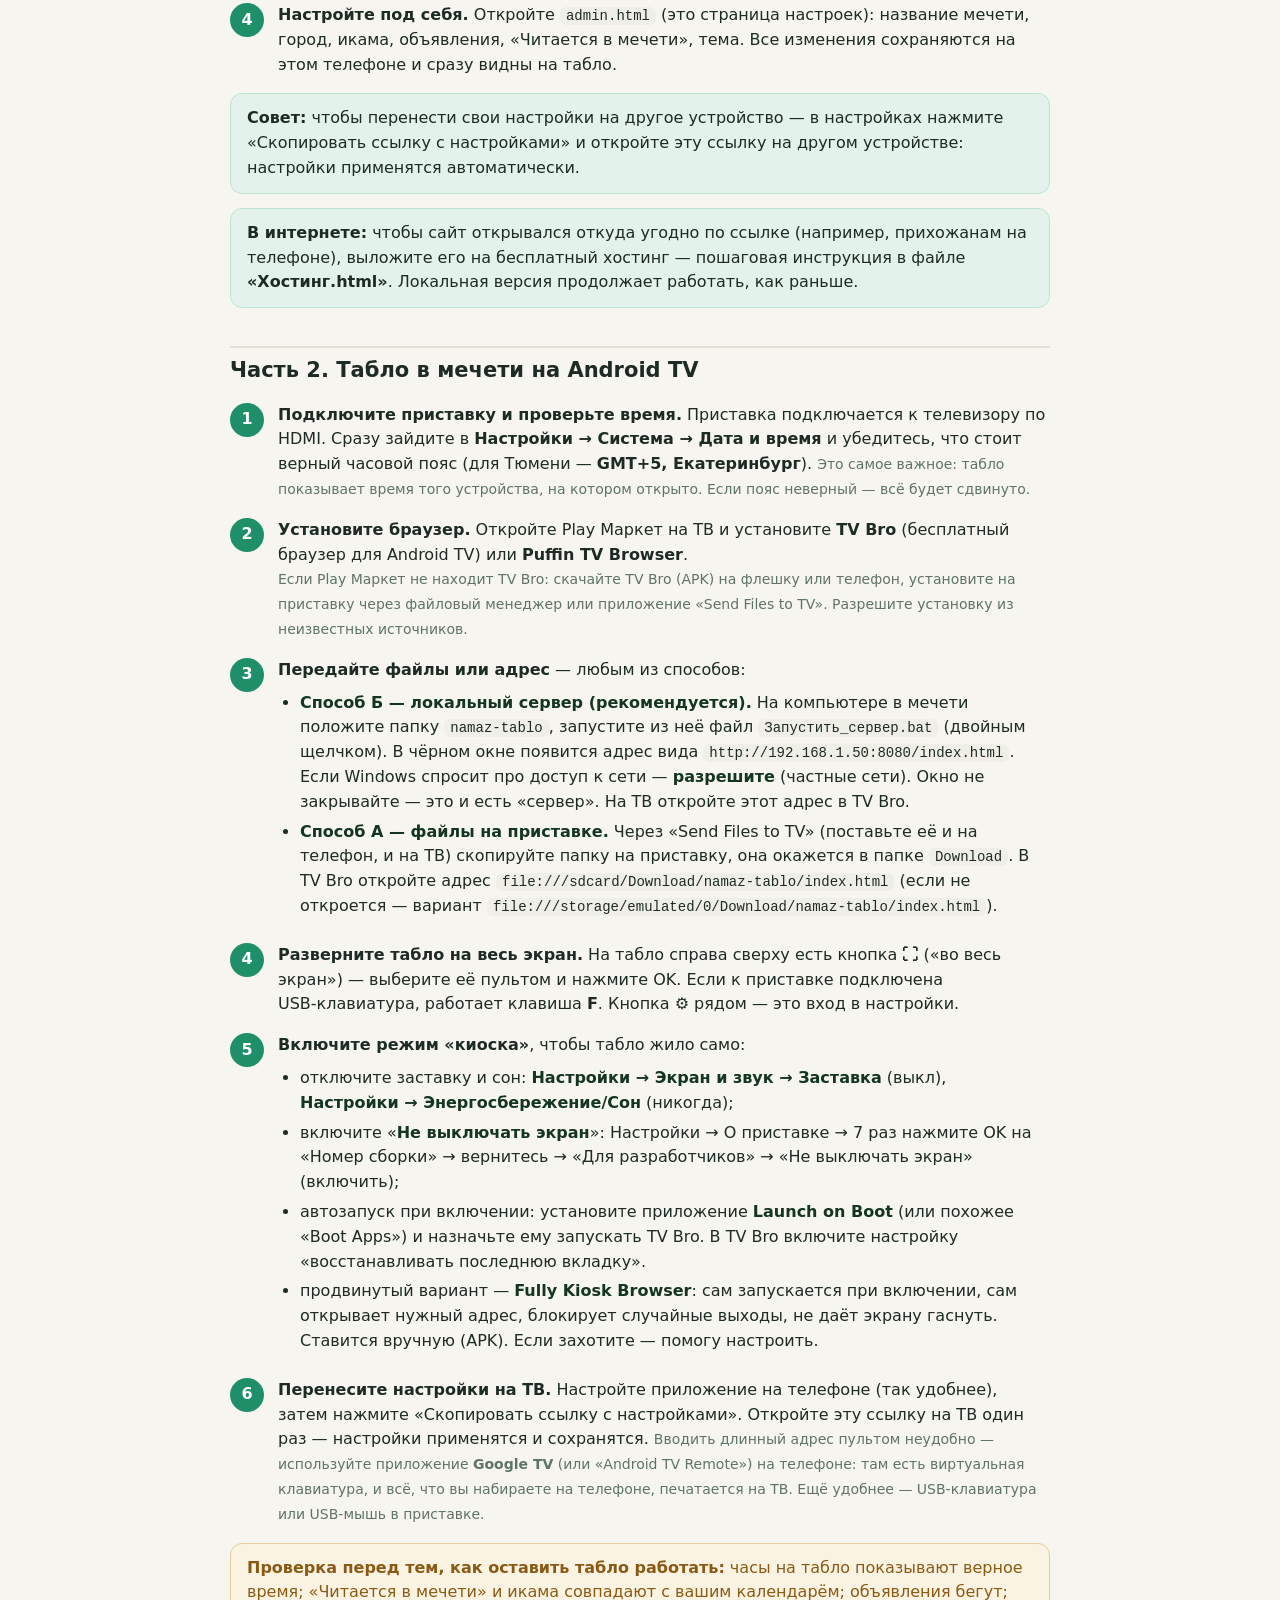
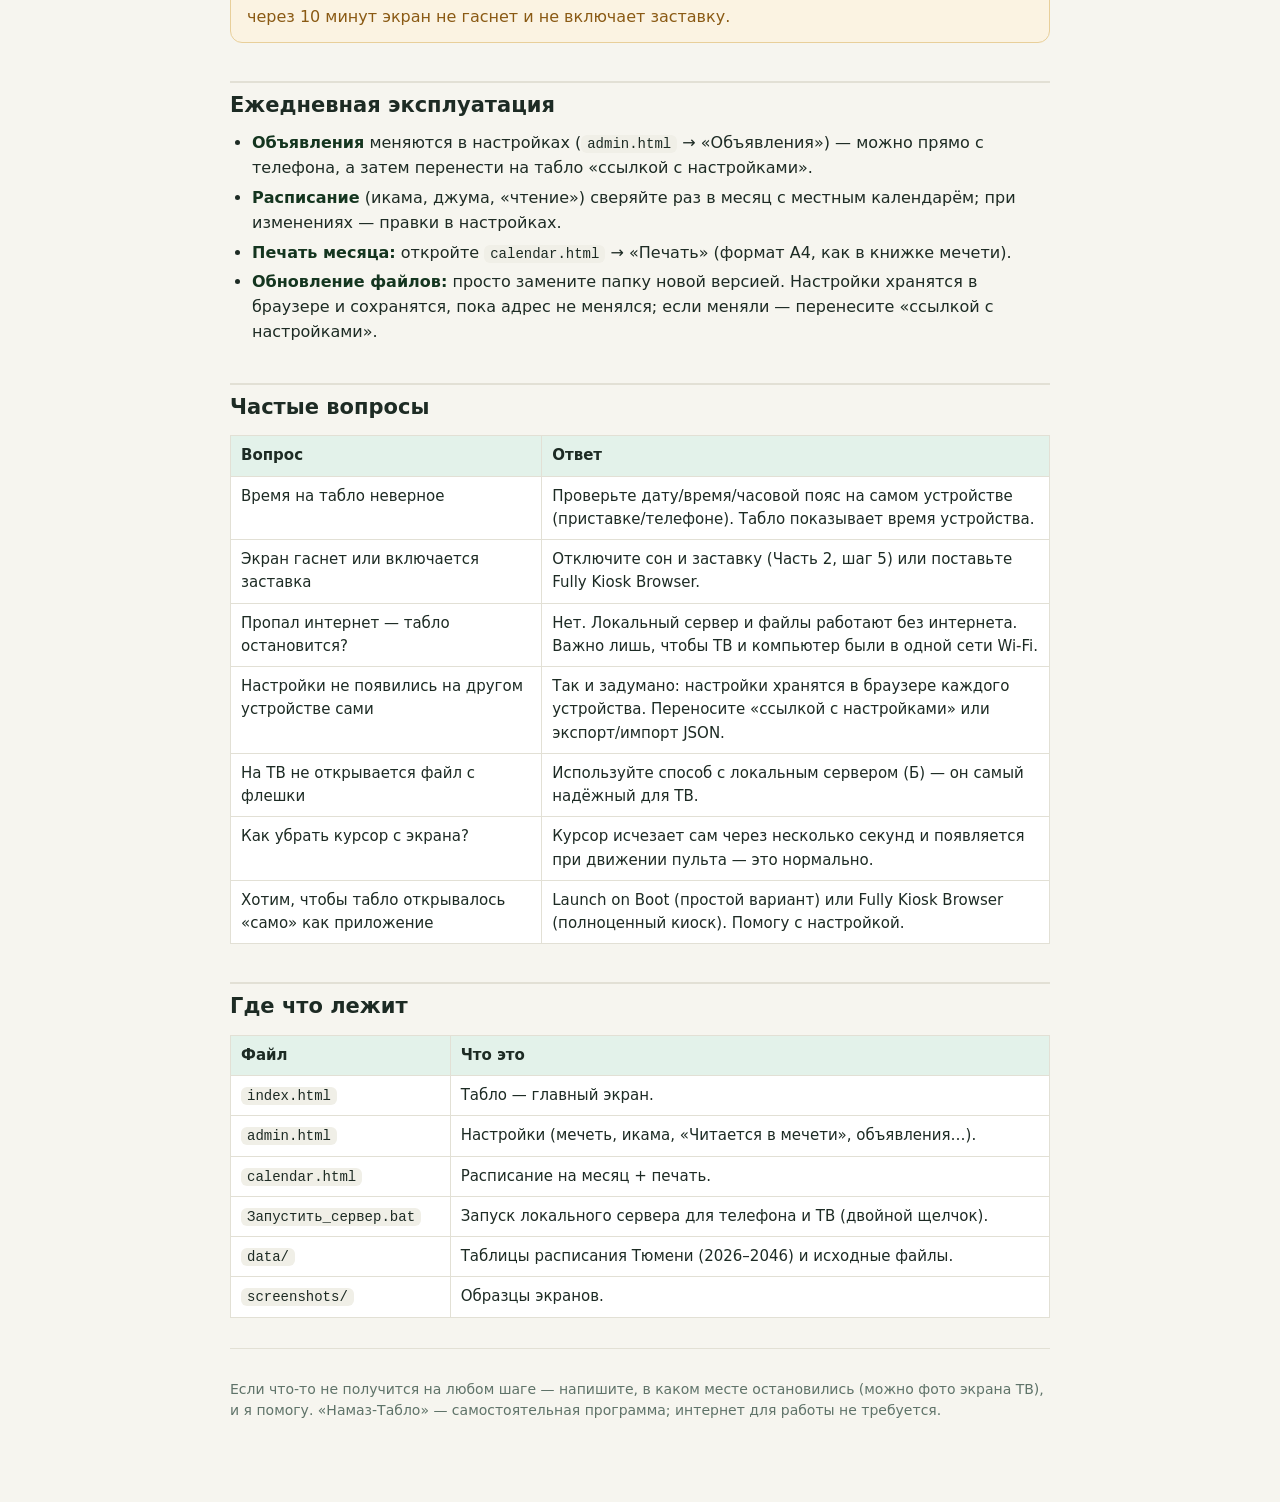
<file: tablo/Установка.html>
<!doctype html>
<html lang="ru">
<head>
<meta charset="utf-8">
<meta name="viewport" content="width=device-width, initial-scale=1">
<title>Намаз-Табло — установка на телефон и Android TV</title>
<style>
:root{
  --bg:#f6f5ef; --card:#ffffff; --line:#e2e0d5; --text:#1d2b24; --muted:#5f7369;
  --accent:#1f8f68; --accent-soft:#e3f2ea; --warn:#8a5a14; --warn-bg:#fbf3e2; --warn-line:#e8cf9a;
  --code:#f0efe7;
}
*{box-sizing:border-box}
body{margin:0;background:var(--bg);color:var(--text);font:16px/1.55 "Segoe UI",system-ui,-apple-system,Arial,sans-serif}
.wrap{max-width:860px;margin:0 auto;padding:28px 20px 80px}
h1{font-size:28px;margin:0 0 6px}
h2{font-size:21px;margin:38px 0 10px;padding-top:6px;border-top:2px solid var(--line)}
h3{font-size:17px;margin:22px 0 8px}
p{margin:8px 0}
.meta{color:var(--muted);font-size:14px;margin-bottom:26px}
.card{background:var(--card);border:1px solid var(--line);border-radius:14px;padding:16px 18px;margin:14px 0}
.callout{background:var(--accent-soft);border:1px solid #bfe3d2;border-radius:12px;padding:12px 16px;margin:14px 0}
.callout.warn{background:var(--warn-bg);border-color:var(--warn-line);color:var(--warn)}
.callout b{color:inherit}
ol,ul{margin:8px 0 8px 22px;padding:0}
li{margin:5px 0}
li b{color:#14351f}
table{width:100%;border-collapse:collapse;margin:12px 0;background:var(--card)}
th,td{border:1px solid var(--line);padding:8px 10px;text-align:left;font-size:15px;vertical-align:top}
th{background:var(--accent-soft)}
code,.path{background:var(--code);border-radius:6px;padding:1px 6px;font:14px Consolas,Menlo,monospace;white-space:nowrap}
.step{display:flex;gap:14px;margin:16px 0;align-items:flex-start}
.step .num{flex:none;width:34px;height:34px;border-radius:50%;background:var(--accent);color:#fff;display:grid;place-items:center;font-weight:700}
.step .body{flex:1}
hr{border:none;border-top:1px solid var(--line);margin:30px 0}
.small{font-size:14px;color:var(--muted)}
@media print{
  body{background:#fff}
  .wrap{max-width:none;padding:0}
  .card,.callout,table{break-inside:avoid}
  h2{break-after:avoid}
  .noprint{display:none}
}
</style>
</head>
<body>
<div class="wrap">

<div style="display:flex;justify-content:space-between;align-items:flex-start;gap:10px">
  <div>
    <h1>Намаз‑Табло: установка на телефон и табло в мечети</h1>
    <div class="meta">Полная инструкция · Android‑телефон и Android TV · версия от 30.09.2026</div>
  </div>
  <button class="noprint" onclick="window.print()" style="padding:8px 14px;border:1px solid var(--line);border-radius:10px;background:#fff;cursor:pointer">Печать</button>
</div>

<div class="callout"><b>Коротко:</b> «Намаз‑Табло» — это небольшая программа из файлов (папка <code>namaz-tablo</code>). Интернет ей не нужен.
Табло — любое устройство с браузером: телефон, планшет, компьютер или ТВ‑приставка. В мечети удобнее всего открыть табло
на <b>Android TV</b> через браузер и включить режим «киоска» — так оно будет запускаться само и работать целый день.</div>

<h2>Что понадобится</h2>
<ul>
  <li>Папка <code>namaz-tablo</code> (файлы приложения — вам её уже передали).</li>
  <li>Для табло в мечети: <b>ТВ с Android TV</b> или приставка (Xiaomi TV Stick, SberBox Top, Tanix и т.п.) с пультом.</li>
  <li>Wi‑Fi (не обязательно с интернетом — достаточно, чтобы телефон/ТВ и «сервер» были в одной сети).</li>
  <li>Устройство для раздачи файлов: лучше всего — небольшой ноутбук/мини‑ПК с Windows (он будет «сервером», см. Способ Б).</li>
</ul>

<h2>Как доставить приложение — выберите способ</h2>
<table>
  <tr><th style="width:16%">Способ</th><th>Как это работает</th><th style="width:26%">Плюсы / минусы</th></tr>
  <tr>
    <td><b>А. Флешка / копия на устройстве</b></td>
    <td>Скопировать папку на телефон или приставку и открыть файл <code>index.html</code> в браузере.</td>
    <td>Просто и без сети. Минус: обновлять файлы нужно вручную, на ТВ пути к файлам неудобные.</td>
  </tr>
  <tr>
    <td><b>Б. Локальный сервер (рекомендуем)</b></td>
    <td>На компьютере в мечети запускается файл <code>Запустить_сервер.bat</code>. Появляется адрес вида <code>http://192.168.1.50:8080/index.html</code> — его открывают телефон и ТВ по Wi‑Fi.</td>
    <td>Один раз настроили — работают все устройства. Интернет не нужен. Минус: компьютер должен быть включён.</td>
  </tr>
  <tr>
    <td><b>В. Интернет‑хостинг</b></td>
    <td>Выложить папку на любой бесплатный хостинг и открывать по обычной ссылке из любой точки.</td>
    <td>Удобно, но требует настройки и постоянного интернета. Можно сделать позже — скажите, помогу.</td>
  </tr>
</table>

<h2>Часть 1. Телефон или планшет (Android)</h2>

<div class="step"><div class="num">1</div><div class="body">
  <b>Скопируйте папку на телефон.</b> Любым способом: кабелем (папка <code>Download</code> или <code>Documents</code>),
  через облако (Яндекс.Диск/Google Drive), или по Wi‑Fi (например, приложением «Send Files to TV» с компьютера).
  Чтобы не запутаться, положите её в <code>Download/namaz-tablo</code>.
</div></div>

<div class="step"><div class="num">2</div><div class="body">
  <b>Откройте табло.</b> В файловом менеджере (Files by Google или «Мои файлы») зайдите в папку <code>namaz-tablo</code> →
  нажмите на <code>index.html</code> → «Открыть с помощью» → <b>Chrome</b>. Или откройте Chrome и введите адрес:
  <div><code>file:///sdcard/Download/namaz-tablo/index.html</code></div>
  <span class="small">Если браузер уточнит, разрешить ли доступ к файлам — разрешите.</span>
</div></div>

<div class="step"><div class="num">3</div><div class="body">
  <b>Добавьте ярлык.</b> В Chrome откройте меню (⋮) → «Добавить на главный экран» / «Добавить в закладки», чтобы табло
  всегда было под рукой.
</div></div>

<div class="step"><div class="num">4</div><div class="body">
  <b>Настройте под себя.</b> Откройте <code>admin.html</code> (это страница настроек): название мечети, город, икама,
  объявления, «Читается в мечети», тема. Все изменения сохраняются на этом телефоне и сразу видны на табло.
</div></div>

<div class="callout"><b>Совет:</b> чтобы перенести свои настройки на другое устройство — в настройках нажмите
«Скопировать ссылку с настройками» и откройте эту ссылку на другом устройстве: настройки применятся автоматически.</div>

<div class="callout"><b>В интернете:</b> чтобы сайт открывался откуда угодно по ссылке (например, прихожанам на телефоне),
выложите его на бесплатный хостинг — пошаговая инструкция в файле <b>«Хостинг.html»</b>. Локальная версия
продолжает работать, как раньше.</div>

<h2>Часть 2. Табло в мечети на Android TV</h2>

<div class="step"><div class="num">1</div><div class="body">
  <b>Подключите приставку и проверьте время.</b> Приставка подключается к телевизору по HDMI. Сразу зайдите в
  <b>Настройки → Система → Дата и время</b> и убедитесь, что стоит верный часовой пояс (для Тюмени — <b>GMT+5, Екатеринбург</b>).
  <span class="small">Это самое важное: табло показывает время того устройства, на котором открыто. Если пояс неверный — всё будет сдвинуто.</span>
</div></div>

<div class="step"><div class="num">2</div><div class="body">
  <b>Установите браузер.</b> Откройте Play Маркет на ТВ и установите <b>TV Bro</b> (бесплатный браузер для Android TV)
  или <b>Puffin TV Browser</b>. <br>
  <span class="small">Если Play Маркет не находит TV Bro: скачайте TV Bro (APK) на флешку или телефон, установите на приставку
  через файловый менеджер или приложение «Send Files to TV». Разрешите установку из неизвестных источников.</span>
</div></div>

<div class="step"><div class="num">3</div><div class="body">
  <b>Передайте файлы или адрес</b> — любым из способов:
  <ul>
    <li><b>Способ Б — локальный сервер (рекомендуется).</b> На компьютере в мечети положите папку <code>namaz-tablo</code>,
      запустите из неё файл <code>Запустить_сервер.bat</code> (двойным щелчком). В чёрном окне появится адрес вида
      <code>http://192.168.1.50:8080/index.html</code>. Если Windows спросит про доступ к сети — <b>разрешите</b> (частные сети).
      Окно не закрывайте — это и есть «сервер». На ТВ откройте этот адрес в TV Bro.</li>
    <li><b>Способ А — файлы на приставке.</b> Через «Send Files to TV» (поставьте её и на телефон, и на ТВ) скопируйте папку
      на приставку, она окажется в папке <code>Download</code>. В TV Bro откройте адрес
      <code>file:///sdcard/Download/namaz-tablo/index.html</code> (если не откроется — вариант
      <code>file:///storage/emulated/0/Download/namaz-tablo/index.html</code>).</li>
  </ul>
</div></div>

<div class="step"><div class="num">4</div><div class="body">
  <b>Разверните табло на весь экран.</b> На табло справа сверху есть кнопка <b>⛶</b> («во весь экран») — выберите её пультом
  и нажмите OK. Если к приставке подключена USB‑клавиатура, работает клавиша <b>F</b>. Кнопка <b>⚙</b> рядом — это вход в настройки.
</div></div>

<div class="step"><div class="num">5</div><div class="body">
  <b>Включите режим «киоска»</b>, чтобы табло жило само:
  <ul>
    <li>отключите заставку и сон: <b>Настройки → Экран и звук → Заставка</b> (выкл), <b>Настройки → Энергосбережение/Сон</b> (никогда);</li>
    <li>включите «<b>Не выключать экран</b>»: Настройки → О приставке → 7 раз нажмите OK на «Номер сборки» → вернитесь →
      «Для разработчиков» → «Не выключать экран» (включить);</li>
    <li>автозапуск при включении: установите приложение <b>Launch on Boot</b> (или похожее «Boot Apps») и назначьте ему
      запускать TV Bro. В TV Bro включите настройку «восстанавливать последнюю вкладку».</li>
    <li>продвинутый вариант — <b>Fully Kiosk Browser</b>: сам запускается при включении, сам открывает нужный адрес,
      блокирует случайные выходы, не даёт экрану гаснуть. Ставится вручную (APK). Если захотите — помогу настроить.</li>
  </ul>
</div></div>

<div class="step"><div class="num">6</div><div class="body">
  <b>Перенесите настройки на ТВ.</b> Настройте приложение на телефоне (так удобнее), затем нажмите
  «Скопировать ссылку с настройками». Откройте эту ссылку на ТВ один раз — настройки применятся и сохранятся.
  <span class="small">Вводить длинный адрес пультом неудобно — используйте приложение <b>Google TV</b> (или «Android TV Remote»)
  на телефоне: там есть виртуальная клавиатура, и всё, что вы набираете на телефоне, печатается на ТВ. Ещё удобнее —
  USB‑клавиатура или USB‑мышь в приставке.</span>
</div></div>

<div class="callout warn"><b>Проверка перед тем, как оставить табло работать:</b> часы на табло показывают верное время;
«Читается в мечети» и икама совпадают с вашим календарём; объявления бегут; через 10 минут экран не гаснет и не включает заставку.</div>

<h2>Ежедневная эксплуатация</h2>
<ul>
  <li><b>Объявления</b> меняются в настройках (<code>admin.html</code> → «Объявления») — можно прямо с телефона, а затем
    перенести на табло «ссылкой с настройками».</li>
  <li><b>Расписание</b> (икама, джума, «чтение») сверяйте раз в месяц с местным календарём; при изменениях — правки в настройках.</li>
  <li><b>Печать месяца:</b> откройте <code>calendar.html</code> → «Печать» (формат A4, как в книжке мечети).</li>
  <li><b>Обновление файлов:</b> просто замените папку новой версией. Настройки хранятся в браузере и сохранятся,
    пока адрес не менялся; если меняли — перенесите «ссылкой с настройками».</li>
</ul>

<h2>Частые вопросы</h2>
<table>
  <tr><th style="width:38%">Вопрос</th><th>Ответ</th></tr>
  <tr><td>Время на табло неверное</td><td>Проверьте дату/время/часовой пояс на самом устройстве (приставке/телефоне). Табло показывает время устройства.</td></tr>
  <tr><td>Экран гаснет или включается заставка</td><td>Отключите сон и заставку (Часть 2, шаг 5) или поставьте Fully Kiosk Browser.</td></tr>
  <tr><td>Пропал интернет — табло остановится?</td><td>Нет. Локальный сервер и файлы работают без интернета. Важно лишь, чтобы ТВ и компьютер были в одной сети Wi‑Fi.</td></tr>
  <tr><td>Настройки не появились на другом устройстве сами</td><td>Так и задумано: настройки хранятся в браузере каждого устройства. Переносите «ссылкой с настройками» или экспорт/импорт JSON.</td></tr>
  <tr><td>На ТВ не открывается файл с флешки</td><td>Используйте способ с локальным сервером (Б) — он самый надёжный для ТВ.</td></tr>
  <tr><td>Как убрать курсор с экрана?</td><td>Курсор исчезает сам через несколько секунд и появляется при движении пульта — это нормально.</td></tr>
  <tr><td>Хотим, чтобы табло открывалось «само» как приложение</td><td>Launch on Boot (простой вариант) или Fully Kiosk Browser (полноценный киоск). Помогу с настройкой.</td></tr>
</table>

<h2>Где что лежит</h2>
<table>
  <tr><th>Файл</th><th>Что это</th></tr>
  <tr><td><code>index.html</code></td><td>Табло — главный экран.</td></tr>
  <tr><td><code>admin.html</code></td><td>Настройки (мечеть, икама, «Читается в мечети», объявления…).</td></tr>
  <tr><td><code>calendar.html</code></td><td>Расписание на месяц + печать.</td></tr>
  <tr><td><code>Запустить_сервер.bat</code></td><td>Запуск локального сервера для телефона и ТВ (двойной щелчок).</td></tr>
  <tr><td><code>data/</code></td><td>Таблицы расписания Тюмени (2026–2046) и исходные файлы.</td></tr>
  <tr><td><code>screenshots/</code></td><td>Образцы экранов.</td></tr>
</table>

<hr>
<div class="small">Если что-то не получится на любом шаге — напишите, в каком месте остановились (можно фото экрана ТВ), и я помогу.
«Намаз‑Табло» — самостоятельная программа; интернет для работы не требуется.</div>

</div>
</body>
</html>
</file>
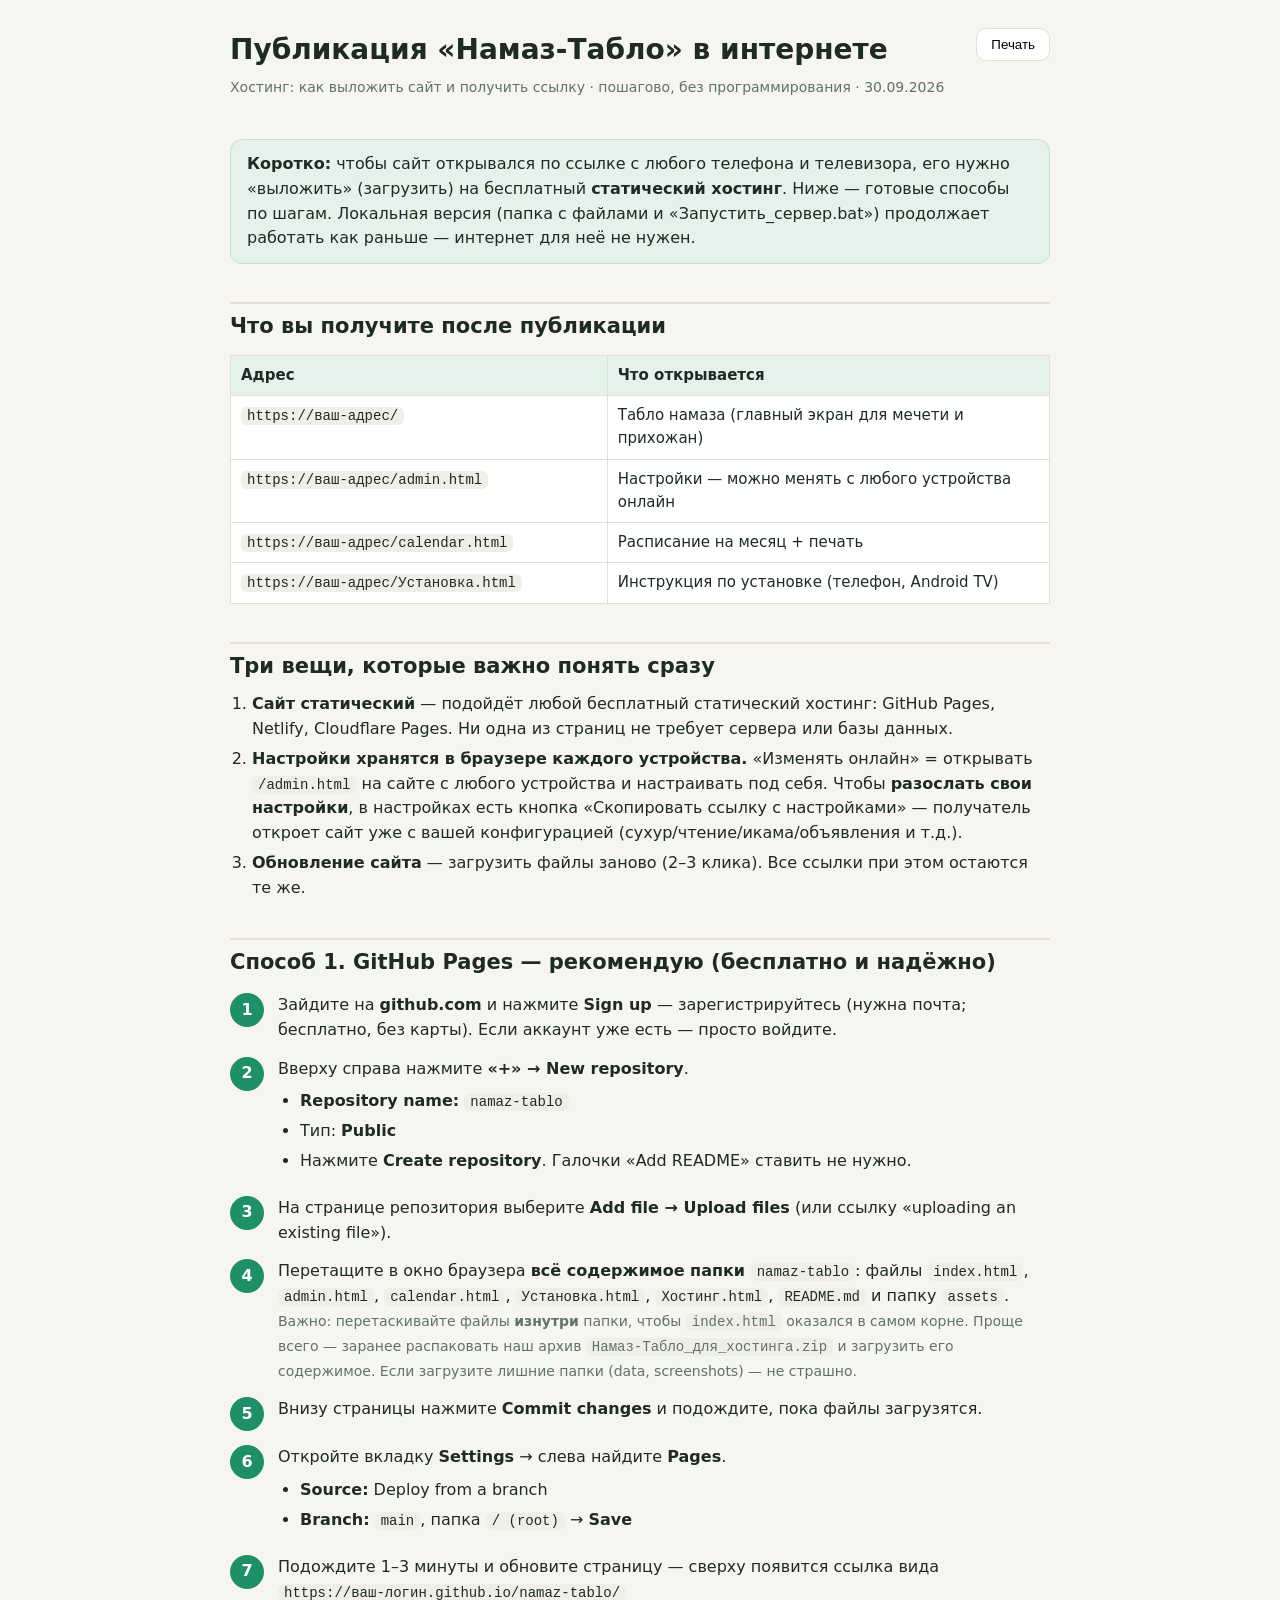
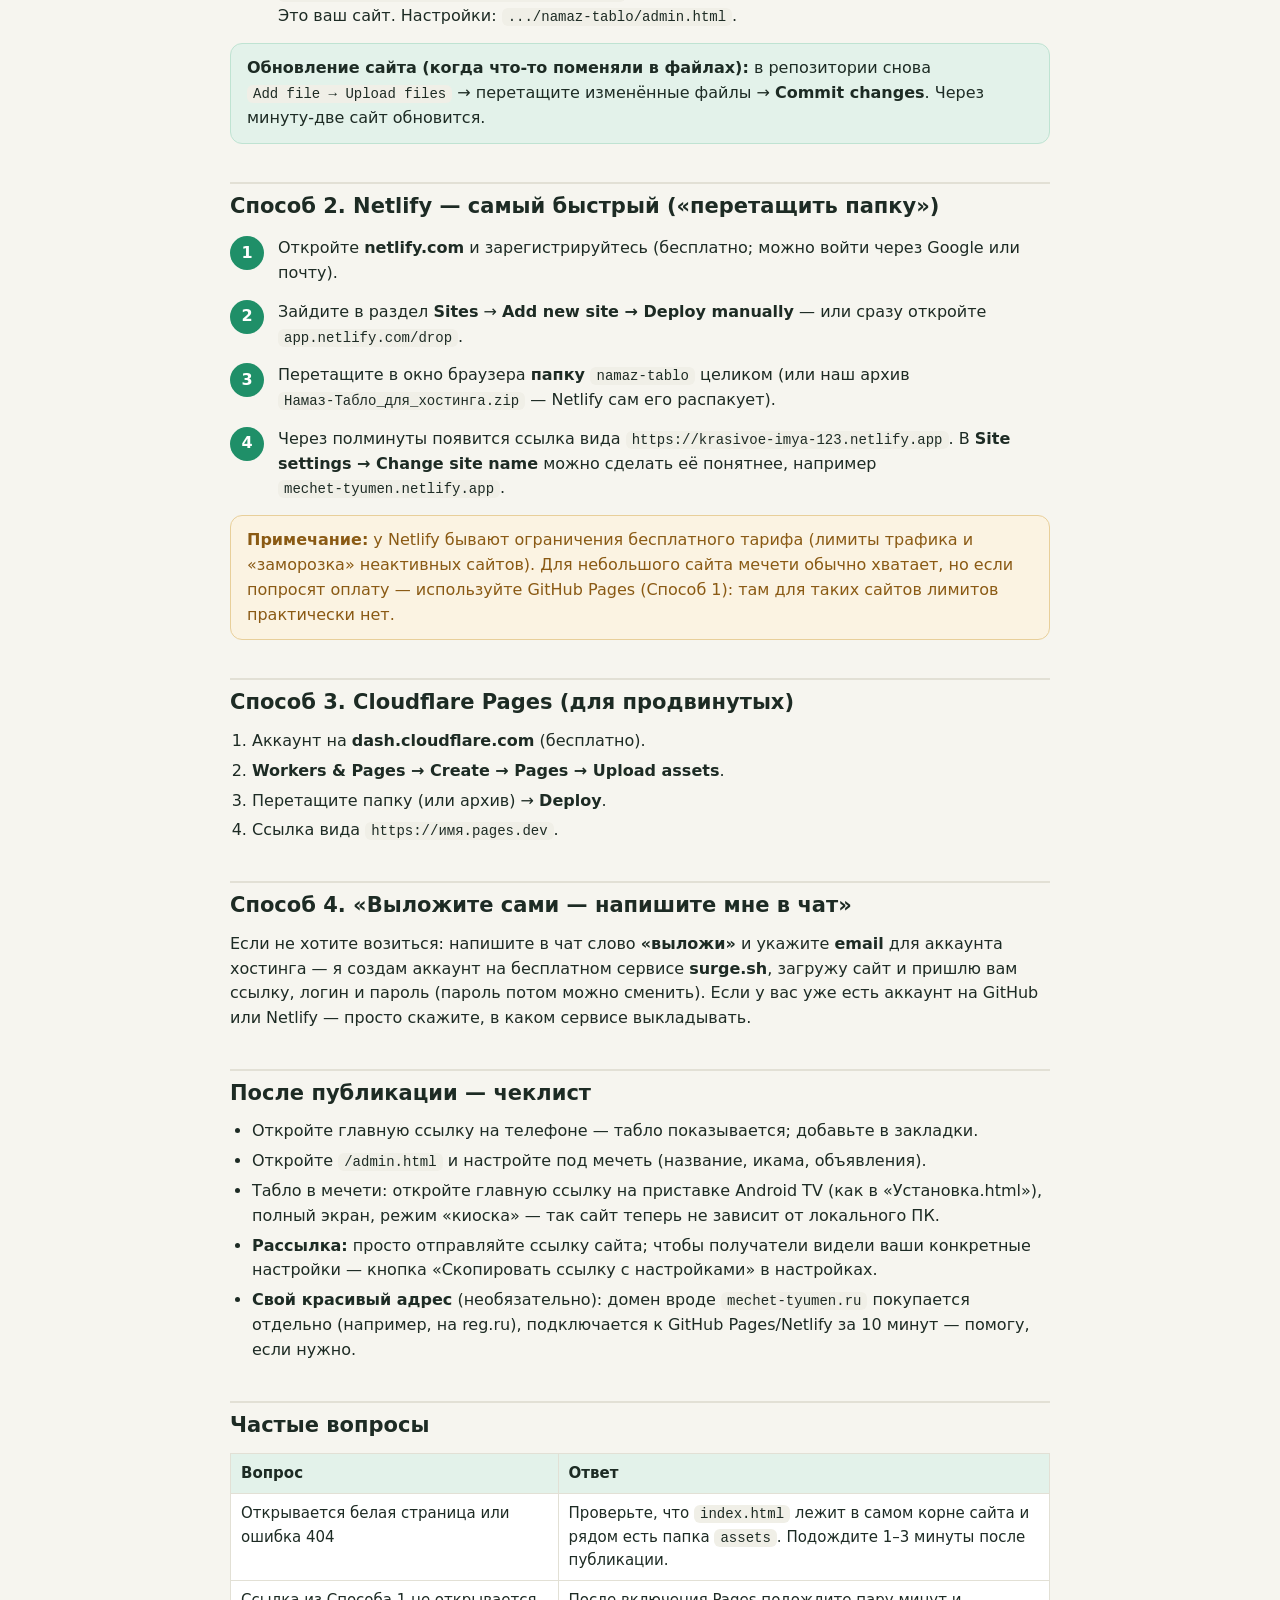
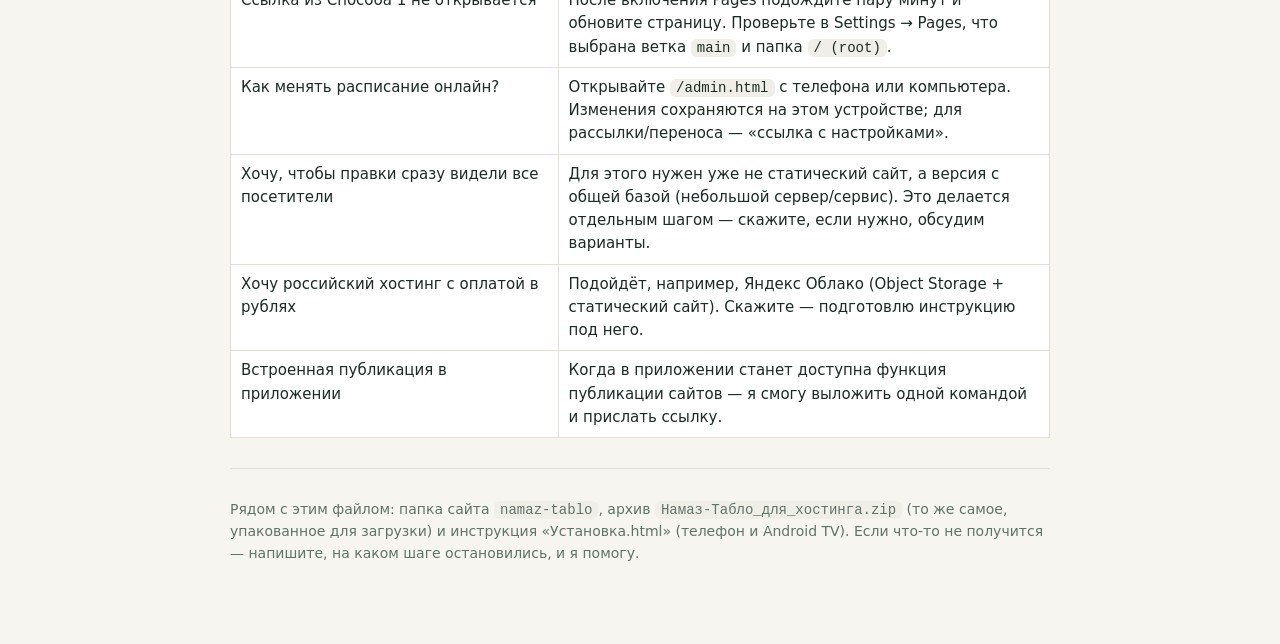
<file: tablo/Хостинг.html>
<!doctype html>
<html lang="ru">
<head>
<meta charset="utf-8">
<meta name="viewport" content="width=device-width, initial-scale=1">
<title>Публикация «Намаз-Табло» в интернете</title>
<style>
:root{
  --bg:#f6f5ef; --card:#ffffff; --line:#e2e0d5; --text:#1d2b24; --muted:#5f7369;
  --accent:#1f8f68; --accent-soft:#e3f2ea; --warn:#8a5a14; --warn-bg:#fbf3e2; --warn-line:#e8cf9a;
  --code:#f0efe7;
}
*{box-sizing:border-box}
body{margin:0;background:var(--bg);color:var(--text);font:16px/1.55 "Segoe UI",system-ui,-apple-system,Arial,sans-serif}
.wrap{max-width:860px;margin:0 auto;padding:28px 20px 80px}
h1{font-size:28px;margin:0 0 6px}
h2{font-size:21px;margin:38px 0 10px;padding-top:6px;border-top:2px solid var(--line)}
h3{font-size:17px;margin:22px 0 8px}
p{margin:8px 0}
.meta{color:var(--muted);font-size:14px;margin-bottom:26px}
.callout{background:var(--accent-soft);border:1px solid #bfe3d2;border-radius:12px;padding:12px 16px;margin:14px 0}
.callout.warn{background:var(--warn-bg);border-color:var(--warn-line);color:var(--warn)}
ol,ul{margin:8px 0 8px 22px;padding:0}
li{margin:5px 0}
table{width:100%;border-collapse:collapse;margin:12px 0;background:var(--card)}
th,td{border:1px solid var(--line);padding:8px 10px;text-align:left;font-size:15px;vertical-align:top}
th{background:var(--accent-soft)}
code,.path{background:var(--code);border-radius:6px;padding:1px 6px;font:14px Consolas,Menlo,monospace;white-space:nowrap}
.step{display:flex;gap:14px;margin:14px 0;align-items:flex-start}
.step .num{flex:none;width:34px;height:34px;border-radius:50%;background:var(--accent);color:#fff;display:grid;place-items:center;font-weight:700}
.step .body{flex:1}
hr{border:none;border-top:1px solid var(--line);margin:30px 0}
.small{font-size:14px;color:var(--muted)}
@media print{
  body{background:#fff}
  .wrap{max-width:none;padding:0}
  .card,.callout,table{break-inside:avoid}
  h2{break-after:avoid}
  .noprint{display:none}
}
</style>
</head>
<body>
<div class="wrap">

<div style="display:flex;justify-content:space-between;align-items:flex-start;gap:10px">
  <div>
    <h1>Публикация «Намаз‑Табло» в интернете</h1>
    <div class="meta">Хостинг: как выложить сайт и получить ссылку · пошагово, без программирования · 30.09.2026</div>
  </div>
  <button class="noprint" onclick="window.print()" style="padding:8px 14px;border:1px solid var(--line);border-radius:10px;background:#fff;cursor:pointer">Печать</button>
</div>

<div class="callout"><b>Коротко:</b> чтобы сайт открывался по ссылке с любого телефона и телевизора, его нужно «выложить»
(загрузить) на бесплатный <b>статический хостинг</b>. Ниже — готовые способы по шагам. Локальная версия
(папка с файлами и «Запустить_сервер.bat») продолжает работать как раньше — интернет для неё не нужен.</div>

<h2>Что вы получите после публикации</h2>
<table>
  <tr><th style="width:46%">Адрес</th><th>Что открывается</th></tr>
  <tr><td><code>https://ваш-адрес/</code></td><td>Табло намаза (главный экран для мечети и прихожан)</td></tr>
  <tr><td><code>https://ваш-адрес/admin.html</code></td><td>Настройки — можно менять с любого устройства онлайн</td></tr>
  <tr><td><code>https://ваш-адрес/calendar.html</code></td><td>Расписание на месяц + печать</td></tr>
  <tr><td><code>https://ваш-адрес/Установка.html</code></td><td>Инструкция по установке (телефон, Android TV)</td></tr>
</table>

<h2>Три вещи, которые важно понять сразу</h2>
<ol>
  <li><b>Сайт статический</b> — подойдёт любой бесплатный статический хостинг: GitHub Pages, Netlify, Cloudflare Pages.
    Ни одна из страниц не требует сервера или базы данных.</li>
  <li><b>Настройки хранятся в браузере каждого устройства.</b> «Изменять онлайн» = открывать
    <code>/admin.html</code> на сайте с любого устройства и настраивать под себя. Чтобы <b>разослать свои настройки</b>,
    в настройках есть кнопка «Скопировать ссылку с настройками» — получатель откроет сайт уже с вашей конфигурацией
    (сухур/чтение/икама/объявления и т.д.).</li>
  <li><b>Обновление сайта</b> — загрузить файлы заново (2–3 клика). Все ссылки при этом остаются те же.</li>
</ol>

<h2>Способ 1. GitHub Pages — рекомендую (бесплатно и надёжно)</h2>

<div class="step"><div class="num">1</div><div class="body">
  Зайдите на <b>github.com</b> и нажмите <b>Sign up</b> — зарегистрируйтесь (нужна почта; бесплатно, без карты).
  Если аккаунт уже есть — просто войдите.
</div></div>

<div class="step"><div class="num">2</div><div class="body">
  Вверху справа нажмите <b>«+» → New repository</b>.
  <ul>
    <li><b>Repository name:</b> <code>namaz-tablo</code></li>
    <li>Тип: <b>Public</b></li>
    <li>Нажмите <b>Create repository</b>. Галочки «Add README» ставить не нужно.</li>
  </ul>
</div></div>

<div class="step"><div class="num">3</div><div class="body">
  На странице репозитория выберите <b>Add file → Upload files</b> (или ссылку «uploading an existing file»).
</div></div>

<div class="step"><div class="num">4</div><div class="body">
  Перетащите в окно браузера <b>всё содержимое папки <code>namaz-tablo</code></b>:
  файлы <code>index.html</code>, <code>admin.html</code>, <code>calendar.html</code>, <code>Установка.html</code>,
  <code>Хостинг.html</code>, <code>README.md</code> и папку <code>assets</code>.<br>
  <span class="small">Важно: перетаскивайте файлы <b>изнутри</b> папки, чтобы <code>index.html</code> оказался в самом корне.
  Проще всего — заранее распаковать наш архив <code>Намаз-Табло_для_хостинга.zip</code> и загрузить его содержимое.
  Если загрузите лишние папки (data, screenshots) — не страшно.</span>
</div></div>

<div class="step"><div class="num">5</div><div class="body">
  Внизу страницы нажмите <b>Commit changes</b> и подождите, пока файлы загрузятся.
</div></div>

<div class="step"><div class="num">6</div><div class="body">
  Откройте вкладку <b>Settings</b> → слева найдите <b>Pages</b>.
  <ul>
    <li><b>Source:</b> Deploy from a branch</li>
    <li><b>Branch:</b> <code>main</code>, папка <code>/ (root)</code> → <b>Save</b></li>
  </ul>
</div></div>

<div class="step"><div class="num">7</div><div class="body">
  Подождите 1–3 минуты и обновите страницу — сверху появится ссылка вида
  <div><code>https://ваш-логин.github.io/namaz-tablo/</code></div>
  Это ваш сайт. Настройки: <code>.../namaz-tablo/admin.html</code>.
</div></div>

<div class="callout"><b>Обновление сайта (когда что-то поменяли в файлах):</b> в репозитории снова
<code>Add file → Upload files</code> → перетащите изменённые файлы → <b>Commit changes</b>. Через минуту-две сайт обновится.</div>

<h2>Способ 2. Netlify — самый быстрый («перетащить папку»)</h2>

<div class="step"><div class="num">1</div><div class="body">
  Откройте <b>netlify.com</b> и зарегистрируйтесь (бесплатно; можно войти через Google или почту).
</div></div>
<div class="step"><div class="num">2</div><div class="body">
  Зайдите в раздел <b>Sites</b> → <b>Add new site → Deploy manually</b> — или сразу откройте
  <code>app.netlify.com/drop</code>.
</div></div>
<div class="step"><div class="num">3</div><div class="body">
  Перетащите в окно браузера <b>папку <code>namaz-tablo</code></b> целиком (или наш архив
  <code>Намаз-Табло_для_хостинга.zip</code> — Netlify сам его распакует).
</div></div>
<div class="step"><div class="num">4</div><div class="body">
  Через полминуты появится ссылка вида <code>https://krasivoe-imya-123.netlify.app</code>.
  В <b>Site settings → Change site name</b> можно сделать её понятнее, например
  <code>mechet-tyumen.netlify.app</code>.
</div></div>

<div class="callout warn"><b>Примечание:</b> у Netlify бывают ограничения бесплатного тарифа (лимиты трафика и «заморозка» неактивных сайтов).
Для небольшого сайта мечети обычно хватает, но если попросят оплату — используйте GitHub Pages (Способ 1): там для таких сайтов лимитов практически нет.</div>

<h2>Способ 3. Cloudflare Pages (для продвинутых)</h2>
<ol>
  <li>Аккаунт на <b>dash.cloudflare.com</b> (бесплатно).</li>
  <li><b>Workers &amp; Pages → Create → Pages → Upload assets</b>.</li>
  <li>Перетащите папку (или архив) → <b>Deploy</b>.</li>
  <li>Ссылка вида <code>https://имя.pages.dev</code>.</li>
</ol>

<h2>Способ 4. «Выложите сами — напишите мне в чат»</h2>
<p>Если не хотите возиться: напишите в чат слово <b>«выложи»</b> и укажите <b>email</b> для аккаунта хостинга —
я создам аккаунт на бесплатном сервисе <b>surge.sh</b>, загружу сайт и пришлю вам ссылку, логин и пароль
(пароль потом можно сменить). Если у вас уже есть аккаунт на GitHub или Netlify — просто скажите,
в каком сервисе выкладывать.</p>

<h2>После публикации — чеклист</h2>
<ul>
  <li>Откройте главную ссылку на телефоне — табло показывается; добавьте в закладки.</li>
  <li>Откройте <code>/admin.html</code> и настройте под мечеть (название, икама, объявления).</li>
  <li>Табло в мечети: откройте главную ссылку на приставке Android TV (как в «Установка.html»),
    полный экран, режим «киоска» — так сайт теперь не зависит от локального ПК.</li>
  <li><b>Рассылка:</b> просто отправляйте ссылку сайта; чтобы получатели видели ваши конкретные настройки —
    кнопка «Скопировать ссылку с настройками» в настройках.</li>
  <li><b>Свой красивый адрес</b> (необязательно): домен вроде <code>mechet-tyumen.ru</code> покупается отдельно
    (например, на reg.ru), подключается к GitHub Pages/Netlify за 10 минут — помогу, если нужно.</li>
</ul>

<h2>Частые вопросы</h2>
<table>
  <tr><th style="width:40%">Вопрос</th><th>Ответ</th></tr>
  <tr><td>Открывается белая страница или ошибка 404</td><td>Проверьте, что <code>index.html</code> лежит в самом корне сайта и рядом есть папка <code>assets</code>. Подождите 1–3 минуты после публикации.</td></tr>
  <tr><td>Ссылка из Способа 1 не открывается</td><td>После включения Pages подождите пару минут и обновите страницу. Проверьте в Settings → Pages, что выбрана ветка <code>main</code> и папка <code>/ (root)</code>.</td></tr>
  <tr><td>Как менять расписание онлайн?</td><td>Открывайте <code>/admin.html</code> с телефона или компьютера. Изменения сохраняются на этом устройстве; для рассылки/переноса — «ссылка с настройками».</td></tr>
  <tr><td>Хочу, чтобы правки сразу видели все посетители</td><td>Для этого нужен уже не статический сайт, а версия с общей базой (небольшой сервер/сервис). Это делается отдельным шагом — скажите, если нужно, обсудим варианты.</td></tr>
  <tr><td>Хочу российский хостинг с оплатой в рублях</td><td>Подойдёт, например, Яндекс Облако (Object Storage + статический сайт). Скажите — подготовлю инструкцию под него.</td></tr>
  <tr><td>Встроенная публикация в приложении</td><td>Когда в приложении станет доступна функция публикации сайтов — я смогу выложить одной командой и прислать ссылку.</td></tr>
</table>

<hr>
<div class="small">Рядом с этим файлом: папка сайта <code>namaz-tablo</code>, архив <code>Намаз-Табло_для_хостинга.zip</code>
(то же самое, упакованное для загрузки) и инструкция «Установка.html» (телефон и Android TV).
Если что-то не получится — напишите, на каком шаге остановились, и я помогу.</div>

</div>
</body>
</html>
</file>
<file: tablo/assets/mawaqit.css>
/*!
 * mawaqit.css — табло в стиле Mawaqit (index.html).
 * Крупные часы с «выезжающими» секундами, плитки намазов снизу,
 * боковые блоки (восход, «Читается в мечети», джума, зенит),
 * полноэкранные экраны азана / икамы / намаза / чтения.
 * Размеры — в единицах экрана: одинаково на ТВ, мониторе и телефоне.
 */

[data-accent="emerald"]  { --accent: #2fb98a; --accent-2: #8ce8c5; --accent-ink: #04241a; }
[data-accent="teal"]     { --accent: #2fbcc0; --accent-2: #8fe6e9; --accent-ink: #052427; }
[data-accent="sky"]      { --accent: #58aee8; --accent-2: #a4d4f5; --accent-ink: #062033; }
[data-accent="indigo"]   { --accent: #7d8cf0; --accent-2: #b3bcff; --accent-ink: #101638; }
[data-accent="violet"]   { --accent: #a08bf5; --accent-2: #cabfff; --accent-ink: #1c1136; }
[data-accent="rose"]     { --accent: #dd7f9c; --accent-2: #f2b8c9; --accent-ink: #330c17; }
[data-accent="gold"]     { --accent: #cfa74e; --accent-2: #eeda9f; --accent-ink: #241a05; }
[data-accent="amber"]    { --accent: #d99145; --accent-2: #f0c08a; --accent-ink: #2b1705; }
[data-accent="burgundy"] { --accent: #cf6b7c; --accent-2: #f0a9b6; --accent-ink: #2b0a11; }

/* «Стиль нашей мечети» — как на значке: тёмно-синий полумесяц,
   золотой татарский орнамент, красный тюльпан */
html[data-style="mosque"] {
  --accent: #d6b15e; --accent-2: #f1d792; --accent-ink: #0b1533;
  --tulip: #e0362c;
  --tile: rgba(10, 19, 48, 0.72);
  --tile-border: rgba(214, 177, 94, 0.38);
}

:root {
  --tulip: var(--accent);
  --text: #ffffff;
  --muted: rgba(255, 255, 255, 0.72);
  --faint: rgba(255, 255, 255, 0.5);
  --tile: rgba(8, 14, 12, 0.55);
  --tile-border: rgba(255, 255, 255, 0.14);
  --u: min(1vw, 1.78vh);           /* единица масштаба для 16:9 */
  --font: "Segoe UI", "Roboto", "Helvetica Neue", "Arial", system-ui, sans-serif;
  --font-num: "Roboto Condensed", "Arial Narrow", "Segoe UI", "Roboto", system-ui, sans-serif;
}

* { box-sizing: border-box; }
html, body { margin: 0; height: 100%; }
body.mw {
  background: #05100c;
  color: var(--text);
  font-family: var(--font);
  overflow: hidden;
  -webkit-font-smoothing: antialiased;
}

/* ---------- фон ---------- */
.mw-bg {
  position: fixed; inset: 0; z-index: 0;
  background:
    radial-gradient(80vw 60vh at 50% 18%, color-mix(in srgb, var(--accent) 22%, transparent), transparent 70%),
    radial-gradient(60vw 50vh at 100% 100%, color-mix(in srgb, var(--accent) 14%, transparent), transparent 70%),
    linear-gradient(180deg, #071612 0%, #040a08 100%);
}
html[data-style="mosque"] .mw-bg:not(.has-image) {
  background:
    radial-gradient(70vw 55vh at 50% 22%, rgba(40, 62, 130, .55), transparent 70%),
    radial-gradient(50vw 45vh at 0% 100%, rgba(214, 177, 94, .10), transparent 70%),
    linear-gradient(180deg, #0d1a3d 0%, #050a1d 100%);
}
html[data-style="mosque"] .mw-bg:not(.has-image)::before {
  content: ""; position: absolute; inset: 0;
  background-image: url("data:image/svg+xml,%3Csvg xmlns='http://www.w3.org/2000/svg' width='180' height='180' viewBox='0 0 180 180'%3E%3Cg fill='none' stroke='%23d6b15e' stroke-width='1.4'%3E%3Cpath d='M45 14c15 13 22 26 22 37a22 22 0 0 1-44 0c0-11 7-24 22-37z'/%3E%3Cpath d='M45 27c8 8 12 16 12 23a12 12 0 0 1-24 0c0-7 4-15 12-23z'/%3E%3Cpath d='M135 104c15 13 22 26 22 37a22 22 0 0 1-44 0c0-11 7-24 22-37z'/%3E%3Cpath d='M135 117c8 8 12 16 12 23a12 12 0 0 1-24 0c0-7 4-15 12-23z'/%3E%3Cpath d='M70 90c10-14 30-14 34 0s-14 20-20 10M110 0c-10 14-30 14-34 0'/%3E%3Ccircle cx='135' cy='40' r='6'/%3E%3Ccircle cx='45' cy='130' r='6'/%3E%3C/g%3E%3Cg fill='%23d6b15e'%3E%3Ccircle cx='45' cy='52' r='2'/%3E%3Ccircle cx='135' cy='142' r='2'/%3E%3Ccircle cx='135' cy='40' r='2'/%3E%3Ccircle cx='45' cy='130' r='2'/%3E%3C/g%3E%3C/svg%3E");
  background-size: calc(var(--u) * 13);
  opacity: .09;
  -webkit-mask-image: radial-gradient(ellipse at 50% 45%, transparent 25%, #000 85%);
          mask-image: radial-gradient(ellipse at 50% 45%, transparent 25%, #000 85%);
}
.mw-bg.has-image {
  background-image: var(--bg-image);
  background-size: cover; background-position: center;
  filter: blur(var(--bg-blur, 0px));
  transform: scale(1.04);
}
.mw-bg.has-image::after {
  content: ""; position: absolute; inset: 0;
  background: linear-gradient(180deg, rgba(0,0,0,calc(var(--bg-dim, .45) * .8)) 0%, rgba(0,0,0,var(--bg-dim, .45)) 55%, rgba(0,0,0,calc(var(--bg-dim, .45) + .2)) 100%);
}

/* ---------- сетка экрана ---------- */
.mw-screen {
  position: relative; z-index: 1;
  height: 100vh; height: 100dvh;
  display: grid;
  grid-template-rows: auto 1fr auto auto;
  grid-template-columns: minmax(0, 1fr);
  padding: calc(var(--u) * 1.6) calc(var(--u) * 2.2) calc(var(--u) * 1.4);
  gap: calc(var(--u) * 1.2);
}

/* ---------- верх: даты и название ---------- */
.mw-top {
  display: grid;
  grid-template-columns: 1fr auto 1fr;
  align-items: center;
  gap: calc(var(--u) * 2);
}
.mw-date { line-height: 1.15; }
.mw-date-wd { display: flex; align-items: center; gap: .55em; white-space: nowrap; }
.mw-date.right .mw-date-wd { justify-content: flex-end; }
/* погода — в строке с днём недели, шапка не становится выше */
.mw-weather {
  display: inline-flex; align-items: center; gap: .35em;
  padding-left: .6em; border-left: 1px solid var(--tile-border);
  text-transform: none; letter-spacing: 0; color: var(--text); font-weight: 500;
}
.mw-weather[hidden] { display: none; }
.wx-ico { width: 1.5em; height: 1.5em; color: var(--accent-2); flex: none; }
.wx-t { font-family: var(--font-num); font-size: 1.35em; font-weight: 700; font-variant-numeric: tabular-nums; }
.wx-d { color: var(--muted); }
.mw-date.right { text-align: right; }
.mw-date-wd {
  font-size: calc(var(--u) * 1.7);
  color: var(--accent-2);
  text-transform: uppercase; letter-spacing: .08em; font-weight: 600;
}
.mw-date-d { font-size: calc(var(--u) * 2.5); font-weight: 600; }
.mw-brand { display: flex; align-items: center; gap: calc(var(--u) * 1.2); text-align: left; }
.mw-logo {
  width: calc(var(--u) * 7.4); height: calc(var(--u) * 7.4);
  display: grid; place-items: center;
  font-size: calc(var(--u) * 4.4);
  border-radius: 50%;
  background: #fff;
  border: calc(var(--u) * .3) solid var(--accent);
  box-shadow: 0 0 calc(var(--u) * 2) var(--tile-border);
  overflow: hidden; flex: none;
}
.mw-logo img { width: 112%; height: 112%; object-fit: contain; }
/* свой значок с прозрачным фоном (assets/logo.png) — без круга, крупнее.
   Без отрицательных отступов: на ТВ края кадра срезаются (overscan) */
.mw-logo.own {
  width: calc(var(--u) * 8); height: calc(var(--u) * 8);
  background: none; border: 0; border-radius: 0; box-shadow: none; overflow: visible;
  margin: calc(var(--u) * .6) 0 calc(var(--u) * -1.6);
}
.mw-logo.own img { width: 100%; height: 100%; filter: drop-shadow(0 0 calc(var(--u) * 1) rgba(214, 177, 94, .35)); }
.mw-brand h1 { margin: 0; font-size: calc(var(--u) * 3); font-weight: 700; line-height: 1.1; }
.mw-sub { font-size: calc(var(--u) * 1.5); color: var(--muted); margin-top: .15em; }

/* ---------- середина: часы и боковые блоки ---------- */
.mw-mid {
  display: grid;
  grid-template-columns: minmax(0, 1fr) auto minmax(0, 1fr);
  align-items: center;
  gap: calc(var(--u) * 2);
  min-height: 0;
}
.mw-side { display: flex; flex-direction: column; gap: calc(var(--u) * .9); }
.mw-side:last-child { align-items: flex-end; }
.mw-box {
  position: relative;
  width: min(100%, calc(var(--u) * 24));
  background: var(--tile);
  border: 1px solid var(--tile-border);
  border-radius: calc(var(--u) * 1.2);
  padding: calc(var(--u) * .7) calc(var(--u) * 1.4);
  backdrop-filter: blur(6px); -webkit-backdrop-filter: blur(6px);
  text-align: center;
}
.mw-box[hidden] { display: none; }
.bx-name { font-size: calc(var(--u) * 1.65); font-weight: 600; color: var(--muted); }
.bx-name .ar { font-family: "Geeza Pro", "Noto Naskh Arabic", "Arial", sans-serif; margin-left: .35em; font-weight: 500; }
.bx-time {
  font-family: var(--font-num);
  font-size: calc(var(--u) * 3.8); font-weight: 700; line-height: 1.1;
  font-variant-numeric: tabular-nums;
}
.bx-note { font-size: calc(var(--u) * 1.25); color: var(--faint); }
.bx-list { font-family: var(--font-num); font-size: calc(var(--u) * 2.5); font-weight: 700; line-height: 1.25; font-variant-numeric: tabular-nums; }
.bx-list small { font-family: var(--font); font-size: .5em; font-weight: 500; color: var(--muted); margin-right: .4em; }
.mw-box.passed { opacity: .55; }
/* QR-код приложения для прихожан */
.mw-box.app {
  display: flex; align-items: center; gap: calc(var(--u) * .9);
  padding: calc(var(--u) * .7) calc(var(--u) * 1.1) calc(var(--u) * .7) calc(var(--u) * .7); text-align: left;
}
.mw-box.app[hidden] { display: none; }
.app-qr {
  width: calc(var(--u) * 8.6); height: calc(var(--u) * 8.6); flex: none;
  border-radius: calc(var(--u) * .5); background: #fff;
  image-rendering: pixelated;
}
.app-text { min-width: 0; line-height: 1.2; }
.app-title { font-size: calc(var(--u) * 1.45); font-weight: 700; }
.app-sub { font-size: calc(var(--u) * 1.25); white-space: nowrap; color: var(--accent-2); font-weight: 600; margin-top: .2em; }
.app-hint { font-size: calc(var(--u) * 1.1); color: var(--muted); margin-top: .4em; white-space: nowrap; }
/* Зенит и QR-код одной высоты */
#boxZenith, .mw-box.app { min-height: calc(var(--u) * 9.6); }
#boxZenith:not([hidden]) { display: flex; flex-direction: column; justify-content: center; }
.mw-box.today { border-color: var(--accent); box-shadow: 0 0 0 1px var(--accent) inset; }

/* «Читается в мечети» — выделенный блок */
.mw-box.read {
  background: linear-gradient(160deg, color-mix(in srgb, var(--accent) 34%, rgba(0,0,0,.4)), rgba(0,0,0,.45));
  border-color: color-mix(in srgb, var(--accent) 70%, transparent);
}
.mw-box.read .bx-name { color: var(--accent-2); text-transform: uppercase; letter-spacing: .05em; font-size: calc(var(--u) * 1.5); }
.mw-box.read .bx-time { font-size: calc(var(--u) * 4.4); }
.mw-box.read.next { animation: glow 2.4s ease-in-out infinite; }
@keyframes glow {
  0%, 100% { box-shadow: 0 0 0 0 color-mix(in srgb, var(--accent) 0%, transparent); }
  50% { box-shadow: 0 0 calc(var(--u) * 2.5) calc(var(--u) * .3) color-mix(in srgb, var(--accent) 55%, transparent); }
}

/* Часы */
.mw-center { display: flex; flex-direction: column; align-items: center; min-width: 0; }
.mw-clock {
  display: flex; align-items: flex-start;
  font-family: var(--font-num);
  font-size: min(calc(var(--u) * 17), 27vh);
  font-weight: 700;
  line-height: 1;
  font-variant-numeric: tabular-nums;
  letter-spacing: -0.01em;
  text-shadow: 0 .04em .25em rgba(0,0,0,.45);
}
.mw-clock .colon { animation: blink 1s steps(1) infinite; padding: 0 .02em; transform: translateY(-.04em); }
@keyframes blink { 50% { opacity: .35; } }
.mw-sec {
  font-size: .4em;
  margin-left: .12em;
  margin-top: .1em;
  color: var(--accent);
}
.mw-next {
  margin-top: calc(var(--u) * .8);
  display: inline-flex; align-items: baseline; gap: .5em;
  padding: .35em 1.1em;
  border-radius: 999px;
  background: rgba(0,0,0,.35);
  border: 1px solid var(--tile-border);
  font-size: calc(var(--u) * 2.6);
  white-space: nowrap;
}
.mw-next-label { color: var(--muted); font-weight: 500; }
.mw-next-count { font-family: var(--font-num); font-weight: 700; color: var(--accent-2); font-variant-numeric: tabular-nums; }

/* ---------- «выезжающие» цифры ---------- */
.roll { display: inline-flex; }
.rc {
  position: relative; display: inline-block;
  overflow: hidden;
  height: 1.08em; line-height: 1.08em;
}
.rc > span { display: block; }
.rc > span.in { animation: rollIn .35s cubic-bezier(.2, .9, .25, 1.1) both; }
.rc > span.out { position: absolute; left: 0; top: 0; animation: rollOut .35s ease-in both; }
@keyframes rollIn { from { transform: translateY(95%); opacity: 0; } to { transform: none; opacity: 1; } }
@keyframes rollOut { to { transform: translateY(-95%); opacity: 0; } }
@media (prefers-reduced-motion: reduce) {
  .rc > span.in, .rc > span.out { animation-duration: .01s; }
}

/* ---------- плитки намазов ---------- */
.mw-prayers {
  display: grid;
  grid-template-columns: repeat(5, minmax(0, 1fr));
  gap: calc(var(--u) * 1.2);
}
.pt {
  position: relative;
  background: var(--tile);
  border: 1px solid var(--tile-border);
  border-radius: calc(var(--u) * 1.4);
  padding: calc(var(--u) * .8) calc(var(--u) * .8) 0;
  text-align: center;
  overflow: hidden;
  backdrop-filter: blur(6px); -webkit-backdrop-filter: blur(6px);
  transition: background .6s, color .6s, transform .6s;
  display: flex; flex-direction: column;
}
.pt-ar { font-family: "Geeza Pro", "Noto Naskh Arabic", "Arial", sans-serif; font-size: calc(var(--u) * 2.1); color: var(--muted); line-height: 1.2; }
.pt-ru { font-size: calc(var(--u) * 2.4); font-weight: 700; text-transform: uppercase; letter-spacing: .05em; }
.pt-time {
  justify-content: center;
  font-family: var(--font-num);
  font-size: calc(var(--u) * 5.6); font-weight: 700; line-height: 1.05;
  font-variant-numeric: tabular-nums;
  margin: calc(var(--u) * .2) 0 calc(var(--u) * .5);
}
.pt-iq {
  margin: auto calc(var(--u) * -.8) 0;
  padding: calc(var(--u) * .6) 0 calc(var(--u) * .7);
  background: rgba(255,255,255,.08);
  border-top: 1px solid var(--tile-border);
  font-family: var(--font-num);
  font-size: calc(var(--u) * 2.6); font-weight: 700;
  font-variant-numeric: tabular-nums;
  color: var(--muted);
}
.pt-iq small { font-family: var(--font); font-size: .55em; font-weight: 500; margin-right: .35em; text-transform: uppercase; letter-spacing: .06em; }
.pt-tag {
  position: absolute; top: calc(var(--u) * .6); right: calc(var(--u) * .7);
  font-size: calc(var(--u) * 1.1); font-weight: 600; text-transform: uppercase; letter-spacing: .06em;
  color: var(--accent-2);
}
.pt.passed { opacity: .62; }
/* следующий намаз — светлая плитка, как в Mawaqit */
.pt.next {
  background: linear-gradient(180deg, #ffffff, #eef6f2);
  color: var(--accent-ink);
  border-color: #fff;
  transform: translateY(calc(var(--u) * -.6));
  box-shadow: 0 calc(var(--u) * 1) calc(var(--u) * 3) rgba(0,0,0,.45);
  opacity: 1;
}
.pt.next .pt-ar, .pt.next .pt-tag { color: color-mix(in srgb, var(--accent-ink) 75%, var(--accent)); }
.pt.next .pt-iq { background: var(--accent); color: #fff; border-top-color: var(--accent); }
html[data-style="mosque"] .pt.next { background: linear-gradient(180deg, #ffffff, #f4efe1); border-color: var(--accent); }
html[data-style="mosque"] .pt.next .pt-iq { background: var(--tulip); border-top-color: var(--tulip); }
html[data-style="mosque"] .pt.next .pt-ar, html[data-style="mosque"] .pt.next .pt-tag { color: #8a6a22; }
html[data-style="mosque"] .mw-box.read {
  background: linear-gradient(160deg, var(--panel-a, rgba(20, 34, 82, .92)), var(--panel-b, rgba(6, 11, 32, .92)));
  border: calc(var(--u) * .2) solid var(--accent);
}
html[data-style="mosque"] .mw-box.read::before {
  content: ""; position: absolute; inset: 0; border-radius: inherit;
  background-image: url("data:image/svg+xml,%3Csvg xmlns='http://www.w3.org/2000/svg' width='180' height='180' viewBox='0 0 180 180'%3E%3Cg fill='none' stroke='%23d6b15e' stroke-width='1.4'%3E%3Cpath d='M45 14c15 13 22 26 22 37a22 22 0 0 1-44 0c0-11 7-24 22-37z'/%3E%3Cpath d='M45 27c8 8 12 16 12 23a12 12 0 0 1-24 0c0-7 4-15 12-23z'/%3E%3Cpath d='M135 104c15 13 22 26 22 37a22 22 0 0 1-44 0c0-11 7-24 22-37z'/%3E%3Cpath d='M135 117c8 8 12 16 12 23a12 12 0 0 1-24 0c0-7 4-15 12-23z'/%3E%3Cpath d='M70 90c10-14 30-14 34 0s-14 20-20 10M110 0c-10 14-30 14-34 0'/%3E%3Ccircle cx='135' cy='40' r='6'/%3E%3Ccircle cx='45' cy='130' r='6'/%3E%3C/g%3E%3Cg fill='%23d6b15e'%3E%3Ccircle cx='45' cy='52' r='2'/%3E%3Ccircle cx='135' cy='142' r='2'/%3E%3Ccircle cx='135' cy='40' r='2'/%3E%3Ccircle cx='45' cy='130' r='2'/%3E%3C/g%3E%3C/svg%3E"); background-size: calc(var(--u) * 8); opacity: .14; pointer-events: none;
}
html[data-style="mosque"] .mw-popup { background: linear-gradient(160deg, var(--panel-solid-a, #13235a), var(--panel-solid-b, #070d26)); border: calc(var(--u) * .2) solid var(--accent); }
html[data-style="mosque"] .mw-popup .pp-title { color: var(--accent-2); }
html[data-style="mosque"] .mw-overlay { background: radial-gradient(70vw 60vh at 50% 40%, var(--ov-glow, rgba(40, 62, 130, .7)), transparent 70%), var(--ov-base, #050a1d); }
html[data-style="mosque"] .mw-overlay.prayer { background: #000; }
html[data-style="mosque"] .mw-ticker-item::after { content: ""; width: .9em; height: .9em; top: .25em; background: url("data:image/svg+xml,%3Csvg xmlns='http://www.w3.org/2000/svg' viewBox='0 0 40 40'%3E%3Cpath d='M20 36c-1-6-1-10 0-14' stroke='%232f8a45' stroke-width='2.4' fill='none'/%3E%3Cpath d='M8 8c4 0 8 3 10 8-1-6 0-11 2-14 2 3 3 8 2 14 2-5 6-8 10-8 0 9-4 15-12 15S8 17 8 8z' fill='%23e0362c'/%3E%3C/svg%3E") center / contain no-repeat; }

/* текущий намаз между азаном и икамой */
.pt.now { border-color: var(--accent); box-shadow: 0 0 0 2px var(--accent) inset; opacity: 1; }
.pt.now .pt-iq { color: var(--accent-2); }

/* ---------- бегущая строка ---------- */
.mw-foot:empty, .mw-foot:has(> [hidden]:only-child) { display: none; }
.mw-ticker {
  overflow: hidden;
  border-radius: calc(var(--u) * 1);
  background: rgba(0,0,0,.4);
  border: 1px solid var(--tile-border);
  font-size: calc(var(--u) * 2);
  padding: calc(var(--u) * .5) 0;
  white-space: nowrap;
}
.mw-ticker-track { display: inline-flex; animation: ticker var(--ticker-dur, 45s) linear infinite; }
.mw-ticker-half { display: inline-flex; }
.mw-ticker-item { padding: 0 2.2em; position: relative; }
.mw-ticker-item::after { content: "✦"; position: absolute; right: -.4em; color: var(--accent); }
@keyframes ticker { to { transform: translateX(-50%); } }

/* ---------- всплывающее окно «Скоро читается в мечети» ---------- */
.mw-popup {
  position: fixed; z-index: 5;
  right: calc(var(--u) * 2.2); top: 50%;
  transform: translate(120%, -50%);
  transition: transform .8s cubic-bezier(.2, .9, .25, 1.1);
  background: linear-gradient(160deg, var(--accent), color-mix(in srgb, var(--accent) 55%, #000));
  color: #fff;
  border-radius: calc(var(--u) * 1.4);
  padding: calc(var(--u) * 1.2) calc(var(--u) * 2);
  box-shadow: 0 calc(var(--u) * 1) calc(var(--u) * 4) rgba(0,0,0,.55);
  min-width: calc(var(--u) * 26);
}
.mw-popup.show { transform: translate(0, -50%); }
.pp-title { font-size: calc(var(--u) * 1.8); font-weight: 700; text-transform: uppercase; letter-spacing: .05em; }
.pp-row { display: flex; align-items: baseline; justify-content: space-between; gap: 1em; font-family: var(--font-num); font-variant-numeric: tabular-nums; }
.pp-time { font-size: calc(var(--u) * 5.5); font-weight: 700; }
.pp-count { font-size: calc(var(--u) * 2.6); font-weight: 600; opacity: .9; }

/* ---------- полноэкранные экраны ---------- */
.mw-overlay {
  position: fixed; inset: 0; z-index: 10;
  display: flex; flex-direction: column; align-items: center; justify-content: center;
  text-align: center;
  padding-top: calc(var(--u) * 6);
  background:
    radial-gradient(70vw 60vh at 50% 40%, color-mix(in srgb, var(--accent) 35%, transparent), transparent 70%),
    var(--ov-base, #030806);
  animation: ovIn .7s ease both;
}
.mw-overlay[hidden] { display: none; }
@keyframes ovIn { from { opacity: 0; transform: scale(1.03); } to { opacity: 1; transform: none; } }
.ov-clock {
  position: absolute; top: calc(var(--u) * 2); left: 0; right: 0;
  font-family: var(--font-num); font-size: calc(var(--u) * 4); font-weight: 700; color: var(--muted);
  font-variant-numeric: tabular-nums;
}
.ov-ar { font-family: "Geeza Pro", "Noto Naskh Arabic", "Arial", sans-serif; font-size: calc(var(--u) * 6); color: var(--accent-2); line-height: 1.3; }
.ov-title { font-size: calc(var(--u) * 7.5); font-weight: 800; text-transform: uppercase; letter-spacing: .06em; line-height: 1.05; }
.ov-name { font-size: calc(var(--u) * 4.5); font-weight: 600; color: var(--accent-2); margin-top: .2em; }
.ov-big {
  font-family: var(--font-num);
  font-size: min(calc(var(--u) * 20), 34vh); font-weight: 700; line-height: 1;
  font-variant-numeric: tabular-nums;
  margin-top: calc(var(--u) * 1);
}
.ov-big:empty { display: none; }
.ov-note { font-size: calc(var(--u) * 2.6); color: var(--muted); margin-top: calc(var(--u) * 1.5); max-width: 80vw; }
.mw-overlay.adhan .ov-title { animation: pulse 2s ease-in-out infinite; }
@keyframes pulse { 50% { opacity: .55; transform: scale(.97); } }
.mw-overlay.prayer { background: #000; }
.mw-overlay.prayer .ov-title { font-size: calc(var(--u) * 3.6); color: rgba(255,255,255,.35); letter-spacing: .12em; }
.mw-overlay.prayer .ov-clock, .mw-overlay.prayer .ov-note { color: rgba(255,255,255,.25); }
.mw-overlay.prayer .ov-ar { color: rgba(255,255,255,.3); }
.mw-overlay.iqama.soon .ov-big { color: var(--accent-2); }

/* ---------- кнопки (прячутся, когда мышь не двигается) ---------- */
.mw-tools {
  position: fixed; z-index: 20; top: calc(var(--u) * 1); right: calc(var(--u) * 1);
  display: flex; gap: 8px;
  transition: opacity .5s;
}
body.idle .mw-tools { opacity: 0; pointer-events: none; }
body.idle { cursor: none; }
.mw-tool {
  width: 40px; height: 40px; display: grid; place-items: center;
  border-radius: 10px; border: 1px solid var(--tile-border);
  background: rgba(0,0,0,.45); color: #fff; text-decoration: none; font-size: 18px; cursor: pointer;
}
.mw-tool:hover { border-color: var(--accent); color: var(--accent-2); }

/* ---------- вертикальный экран и телефон ---------- */
@media (max-aspect-ratio: 1/1) {
  :root { --u: min(1.9vw, 1.05vh); }
  body.mw { overflow: auto; }
  .mw-screen { height: auto; min-height: 100dvh; grid-template-rows: auto auto auto auto; padding: 16px; gap: 14px; }
  .mw-top { grid-template-columns: 1fr 1fr; }
  .mw-brand { grid-column: 1 / -1; grid-row: 1; justify-content: center; }
  .mw-mid { grid-template-columns: 1fr 1fr; }
  .mw-center { grid-column: 1 / -1; grid-row: 1; }
  .mw-side, .mw-side:last-child { align-items: stretch; }
  .mw-box { width: 100%; }
  .mw-clock { font-size: 24vw; }
  .mw-next { font-size: max(15px, calc(var(--u) * 2.6)); }
  .mw-prayers { grid-template-columns: 1fr; gap: 8px; }
  .pt {
    display: grid; grid-template-columns: 1fr auto auto; align-items: center;
    text-align: left; padding: 10px 14px; gap: 12px;
  }
  .pt.next { transform: none; }
  .pt-head { display: flex; gap: 10px; align-items: baseline; }
  .pt-time { margin: 0; font-size: 34px; }
  .pt-iq { margin: 0; padding: 4px 10px; border: 0; border-radius: 8px; font-size: 18px; }
  .pt-tag { top: 2px; right: 10px; font-size: 10px; }
  .pt-tag:empty { display: none; }
  .mw-popup { left: 16px; right: 16px; top: auto; bottom: 16px; min-width: 0; transform: translateY(150%); }
  .mw-popup.show { transform: none; }
}

/* ---------- облегчённый режим для приложения на ТВ (слабые приставки) ----------
   Размытие под плитками (backdrop-filter) пересчитывается на каждом кадре
   бегущей строки — на ТВ это 1,5 ядра процессора постоянно и зависания.
   Без него плитки остаются полупрозрачными, бегущая строка — на своём слое. */
html.lite .mw-box, html.lite .pt { backdrop-filter: none; -webkit-backdrop-filter: none; }
html.lite .mw-box.read.next {
  animation: none;
  box-shadow: 0 0 calc(var(--u) * 2) calc(var(--u) * .2) color-mix(in srgb, var(--accent) 45%, transparent);
}
html.lite .mw-ticker { contain: paint; }
/* бесконечные CSS-анимации заставляют рисовать кадр на каждом тике экрана — на ТВ их нет */
html.lite .mw-clock .colon { animation: none; }
/* «выезд» цифр каждую секунду — ~20 кадров в секунду; на ТВ цифры меняются сразу */
html.lite .rc > span.in { animation: none; }
html.lite .rc > span.out { display: none; }
html.lite .mw-clock.dim .colon { opacity: .35; }
html.lite .mw-overlay.adhan .ov-title { animation: none; }
html.lite .mw-ticker-track { will-change: transform; animation: none; }
</file>
<file: assets/phone.css>
/*!
 * phone.css — приложение «Намаз» для телефона (phone.html).
 * Цвета — как у табло мечети: тёмно‑синий, золото, красная икама.
 */
:root {
  --bg: #071029;
  --bg-2: #0b1a45;
  --card: rgba(255, 255, 255, .06);
  --card-border: rgba(255, 255, 255, .10);
  --text: #f4f1e8;
  --muted: #a9b2cc;
  --gold: #e3bd62;
  --gold-soft: rgba(227, 189, 98, .16);
  --red: #e0362c;
  --next-bg: #fbf7ec;
  --next-ink: #0b1533;
  --next-sub: #3a4566;
  --next-ar: #a57d1c;
  --glow: #1b2f72;
  --on-gold: #1b1606;
  --switch-off: #3a4566;
  --tabs-bg: rgba(7, 16, 41, .94);
  --tabs-h: 64px;
  --safe-b: env(safe-area-inset-bottom, 0px);
  color-scheme: dark;
}

* { box-sizing: border-box; }
html, body { margin: 0; }
body {
  min-height: 100vh;
  background: var(--bg);
  color: var(--text);
  font: 16px/1.4 system-ui, -apple-system, "Segoe UI", Roboto, sans-serif;
  padding: 0 16px calc(var(--tabs-h) + var(--safe-b) + 20px);
  -webkit-tap-highlight-color: transparent;
  overflow-x: hidden;
}
.ph-bg {
  position: fixed; inset: 0; z-index: -1;
  background:
    radial-gradient(120% 60% at 50% -10%, var(--glow) 0%, transparent 60%),
    linear-gradient(180deg, var(--bg-2) 0%, var(--bg) 55%);
}
button { font: inherit; color: inherit; }
[hidden] { display: none !important; }
.ar { font-family: "Noto Naskh Arabic", "Geeza Pro", serif; color: var(--gold); font-weight: 400; margin-left: .3em; }

/* шапка */
.ph-head {
  display: flex; align-items: center; gap: 12px;
  padding: calc(env(safe-area-inset-top, 0px) + 18px) 0 14px;
}
.ph-logo {
  width: 52px; height: 52px; flex: none; border-radius: 50%;
  display: grid; place-items: center; font-size: 30px; overflow: hidden;
  background: var(--gold-soft);
}
.ph-logo img { width: 100%; height: 100%; object-fit: cover; }
.ph-brand h1 { margin: 0; font-size: 21px; font-weight: 700; letter-spacing: .01em; }
.ph-sub { color: var(--muted); font-size: 14px; }

/* следующий намаз */
.ph-hero {
  text-align: center; padding: 18px 16px 20px; border-radius: 22px;
  background: linear-gradient(160deg, var(--gold-soft), transparent 140%), var(--card);
  border: 1px solid var(--gold);
}
.ph-hero-label { color: var(--gold); font-size: 13px; text-transform: uppercase; letter-spacing: .12em; }
.ph-hero-name { font-size: 30px; font-weight: 800; margin-top: 2px; }
.ph-hero-time { font-size: 64px; font-weight: 800; line-height: 1.05; font-variant-numeric: tabular-nums; letter-spacing: -.01em; }
.ph-hero-count { color: var(--muted); font-size: 17px; margin-top: 4px; }
.ph-hero-count b { color: var(--text); font-variant-numeric: tabular-nums; font-size: 22px; }
.ph-hero-note { color: var(--muted); font-size: 14px; margin-top: 6px; min-height: 1em; }
.ph-hero.iqama { background: linear-gradient(160deg, rgba(224, 54, 44, .30), rgba(224, 54, 44, .08)); border-color: rgba(224, 54, 44, .55); }
.ph-hero.iqama .ph-hero-label { color: #ff8a80; }

/* выбор дня */
.ph-day { display: flex; align-items: center; gap: 8px; margin: 18px 0 10px; }
.ph-day-text { flex: 1; text-align: center; }
.ph-day-g { font-weight: 700; font-size: 17px; }
.ph-day-h { color: var(--gold); font-size: 14px; }
.ph-arrow {
  width: 44px; height: 44px; border-radius: 50%; border: 1px solid var(--card-border);
  background: var(--card); font-size: 26px; line-height: 1; cursor: pointer;
}
.ph-today-btn {
  display: block; margin: -2px auto 10px; border: 0; background: none;
  color: var(--gold); text-decoration: underline; font-size: 14px; cursor: pointer;
}

/* список намазов */
.ph-list { display: flex; flex-direction: column; gap: 8px; }
.ph-row {
  display: grid; grid-template-columns: 1fr auto; align-items: center; gap: 4px 12px;
  padding: 12px 16px; border-radius: 16px;
  background: var(--card); border: 1px solid var(--card-border);
}
.ph-row-name { font-size: 18px; font-weight: 700; }
.ph-row-name .ar { font-size: 15px; }
.ph-row-time { font-size: 26px; font-weight: 800; font-variant-numeric: tabular-nums; text-align: right; }
.ph-row-sub { grid-column: 1 / -1; display: flex; justify-content: space-between; gap: 8px; color: var(--muted); font-size: 14px; }
.ph-row-sub .iq { color: var(--text); }
.ph-row-sub .iq b { font-variant-numeric: tabular-nums; }
.ph-row.minor { padding-top: 9px; padding-bottom: 9px; }
.ph-row.minor .ph-row-name { font-size: 16px; font-weight: 600; color: var(--muted); }
.ph-row.minor .ph-row-time { font-size: 20px; color: var(--muted); }
.ph-row.read { border-color: var(--gold); background: var(--gold-soft); }
.ph-row.read .ph-row-name { color: var(--gold); }
.ph-row.read .ph-row-time { color: var(--gold); }
.ph-row.past { opacity: .55; }
.ph-row.next { background: var(--next-bg); color: var(--next-ink); border-color: var(--next-bg); opacity: 1; }
.ph-row.next .ph-row-sub, .ph-row.next .ph-row-sub .iq { color: var(--next-sub); }
.ph-row.next .ph-row-name, .ph-row.next .ph-row-time { color: var(--next-ink); }
.ph-row.next .ar { color: var(--next-ar); }

/* карточки */
.ph-card {
  margin-top: 14px; padding: 14px 16px; border-radius: 18px;
  background: var(--card); border: 1px solid var(--card-border);
}
.ph-card-title { font-weight: 700; font-size: 17px; margin-bottom: 8px; }
.ph-jumuah { display: flex; flex-wrap: wrap; gap: 8px 22px; }
.ph-jumuah div { color: var(--muted); }
.ph-jumuah b { color: var(--text); font-size: 22px; font-variant-numeric: tabular-nums; margin-left: 6px; }
.ph-text { margin: 0 0 8px; color: var(--muted); }
.ph-hint { color: var(--muted); font-size: 13px; margin: 10px 2px 0; }

/* месяц */
.ph-month-wrap { overflow-x: auto; margin: 0 -10px; }
.ph-month { width: 100%; border-collapse: collapse; font-variant-numeric: tabular-nums; font-size: 13px; letter-spacing: -.02em; }
.ph-month th { color: var(--gold); font-weight: 600; font-size: 11px; padding: 6px 1px; text-align: center; position: sticky; top: 0; background: var(--bg); }
.ph-month td { padding: 7px 1px; text-align: center; border-top: 1px solid var(--card-border); white-space: nowrap; }
.ph-month td:first-child { text-align: left; color: var(--muted); padding-left: 4px; }
.ph-month td:first-child small { font-size: 10px; margin-left: 2px; }
.ph-month tr.fri td:first-child { color: var(--gold); font-weight: 700; }
.ph-month tr.today td { background: var(--gold-soft); color: var(--text); font-weight: 700; }

/* уведомления */
.ph-rows { display: flex; flex-direction: column; }
.ph-set { padding: 12px 0; border-top: 1px solid var(--card-border); }
.ph-set:first-child { border-top: 0; }
.ph-set-head { display: flex; align-items: center; justify-content: space-between; gap: 10px; }
.ph-set-name { font-weight: 700; }
.ph-set-opts { display: flex; flex-wrap: wrap; gap: 8px 14px; margin-top: 8px; color: var(--muted); font-size: 14px; }
.ph-set-opts label { display: inline-flex; align-items: center; gap: 6px; }
.ph-set-opts select {
  background: var(--bg-2); color: var(--text); border: 1px solid var(--card-border);
  border-radius: 10px; padding: 6px 8px; font: inherit;
}
.ph-set.off .ph-set-opts { display: none; }
.ph-switch { position: relative; width: 50px; height: 30px; flex: none; }
.ph-switch input { position: absolute; inset: 0; opacity: 0; margin: 0; cursor: pointer; z-index: 1; }
.ph-switch span { position: absolute; inset: 0; border-radius: 30px; background: var(--switch-off); transition: background .2s; }
.ph-switch span::after {
  content: ""; position: absolute; top: 3px; left: 3px; width: 24px; height: 24px;
  border-radius: 50%; background: #fff; transition: transform .2s;
}
.ph-switch input:checked + span { background: var(--gold); }
.ph-switch input:checked + span::after { transform: translateX(20px); }
.ph-check { width: 20px; height: 20px; accent-color: var(--gold); }

.ph-perm {
  display: flex; align-items: center; justify-content: space-between; gap: 10px;
  padding: 10px 12px; margin-bottom: 8px; border-radius: 12px;
  background: rgba(224, 54, 44, .15); border: 1px solid rgba(224, 54, 44, .4); font-size: 14px;
}
.ph-choices { display: flex; flex-direction: column; gap: 6px; margin-bottom: 12px; }
.ph-choice {
  display: flex; align-items: center; gap: 10px; padding: 10px 12px; border-radius: 12px;
  border: 1px solid var(--card-border); cursor: pointer;
}
.ph-choice input { width: 20px; height: 20px; margin: 0; accent-color: var(--gold); flex: none; }
.ph-choice small { display: block; color: var(--muted); font-size: 12px; }
.ph-choice:has(input:checked) { border-color: var(--gold); background: var(--gold-soft); }
.ph-btns { display: flex; flex-wrap: wrap; gap: 8px; }
.ph-btn {
  border: 0; border-radius: 12px; padding: 10px 14px; cursor: pointer;
  background: var(--gold); color: var(--on-gold); font-weight: 700;
}
.ph-btn.ghost { background: transparent; color: var(--text); border: 1px solid var(--card-border); }
.ph-btn.small { padding: 7px 11px; font-size: 14px; white-space: nowrap; }

/* нижние вкладки */
.ph-tabs {
  position: fixed; left: 0; right: 0; bottom: 0; z-index: 5;
  display: flex; height: calc(var(--tabs-h) + var(--safe-b)); padding-bottom: var(--safe-b);
  background: var(--tabs-bg); border-top: 1px solid var(--card-border);
  backdrop-filter: blur(10px); -webkit-backdrop-filter: blur(10px);
}
.ph-tab {
  flex: 1; border: 0; background: none; color: var(--muted); cursor: pointer;
  display: flex; flex-direction: column; align-items: center; justify-content: center; gap: 2px; font-size: 12px;
}
.ph-tab span { font-size: 22px; filter: grayscale(1); opacity: .7; }
.ph-tab.on { color: var(--gold); }
.ph-tab.on span { filter: none; opacity: 1; }

@media (min-width: 600px) {
  body { max-width: 560px; margin: 0 auto; }
}

/* ---------- светлая тема ---------- */
:root[data-theme="light"] {
  --bg: #f6f2e8;
  --bg-2: #ffffff;
  --card: rgba(11, 21, 51, .045);
  --card-border: rgba(11, 21, 51, .12);
  --text: #14203f;
  --muted: #5d6784;
  --next-bg: #0b1a45;
  --next-ink: #ffffff;
  color-scheme: light;
}
:root[data-theme="light"] .ph-bg { background: radial-gradient(120% 50% at 50% -10%, var(--glow), transparent 65%), var(--bg); }
:root[data-theme="light"] .ph-month th { background: var(--bg); }

/* ---------- поля настроек ---------- */
.ph-small { color: var(--muted); font-size: 13px; }
.ph-field { display: block; margin: 12px 0 6px; color: var(--muted); font-size: 14px; }
.ph-input {
  display: block; width: 100%; margin-top: 6px; padding: 10px 12px; border-radius: 12px;
  background: var(--bg-2); color: var(--text); border: 1px solid var(--card-border); font: inherit; font-size: 16px;
}
.ph-input:focus { outline: 2px solid var(--gold); outline-offset: 1px; }
.ph-line {
  display: flex; align-items: center; justify-content: space-between; gap: 12px;
  padding: 10px 0; border-top: 1px solid var(--card-border);
}
.ph-seg { display: flex; margin-top: 6px; border: 1px solid var(--card-border); border-radius: 12px; overflow: hidden; }
.ph-seg button { flex: 1; padding: 10px 6px; border: 0; background: transparent; cursor: pointer; font-size: 14px; }
.ph-seg button + button { border-left: 1px solid var(--card-border); }
.ph-seg button.on { background: var(--gold); color: var(--on-gold); font-weight: 700; }
.ph-swatches { display: flex; flex-wrap: wrap; gap: 10px; margin-top: 8px; }
.ph-swatches button {
  width: 38px; height: 38px; border-radius: 50%; border: 3px solid transparent; cursor: pointer;
  box-shadow: inset 0 0 0 2px rgba(255, 255, 255, .25);
}
.ph-swatches button.on { border-color: var(--text); }
.ph-grid2 { display: grid; grid-template-columns: 1fr 1fr; gap: 8px 10px; margin: 8px 0; }
.ph-grid3 { display: grid; grid-template-columns: repeat(3, 1fr); gap: 8px 10px; margin: 8px 0; }
.ph-grid2 label, .ph-grid3 label { color: var(--muted); font-size: 13px; }
.ph-details { margin-top: 10px; }
.ph-details summary { cursor: pointer; color: var(--gold); padding: 6px 0; }
.ph-citylist { max-height: 300px; overflow-y: auto; margin-top: 6px; }
.ph-city {
  display: flex; justify-content: space-between; gap: 8px; width: 100%; text-align: left;
  padding: 11px 10px; border: 0; border-bottom: 1px solid var(--card-border); background: none; cursor: pointer;
}
.ph-city small { color: var(--muted); }
.ph-city.on { color: var(--gold); font-weight: 700; }
.ph-jrow { display: grid; grid-template-columns: 1fr 110px 40px; gap: 8px; align-items: end; margin: 6px 0; }
.ph-jrow .ph-input { margin-top: 0; }
.ph-x { height: 44px; border-radius: 12px; border: 1px solid var(--card-border); background: none; cursor: pointer; font-size: 18px; }

/* ---------- кибла ---------- */
.ph-qibla { text-align: center; }
.ph-compass { position: relative; width: min(78vw, 300px); aspect-ratio: 1; margin: 12px auto 8px; }
.ph-dial {
  position: absolute; inset: 0; border-radius: 50%;
  background: radial-gradient(circle, var(--bg-2) 0 58%, var(--card) 59%);
  border: 2px solid var(--card-border); transition: transform .15s linear;
}
.ph-dial span { position: absolute; font-weight: 800; color: var(--muted); }
.ph-dial .n { top: 8px; left: 50%; transform: translateX(-50%); color: var(--red); }
.ph-dial .s { bottom: 8px; left: 50%; transform: translateX(-50%); }
.ph-dial .e { right: 10px; top: 50%; transform: translateY(-50%); }
.ph-dial .w { left: 10px; top: 50%; transform: translateY(-50%); }
.ph-kaaba-arrow { position: absolute; inset: 0; }
.ph-kaaba-arrow::before {
  content: ""; position: absolute; left: 50%; top: 14%; bottom: 50%; width: 6px; margin-left: -3px;
  border-radius: 3px; background: var(--gold);
}
.ph-kaaba-arrow span { position: absolute; left: 50%; top: 3%; transform: translateX(-50%); font-size: 30px; }
.ph-needle {
  position: absolute; left: 50%; top: -6px; width: 0; height: 0; margin-left: -10px;
  border-left: 10px solid transparent; border-right: 10px solid transparent; border-top: 18px solid var(--text);
}
.ph-compass.aligned .ph-dial { border-color: var(--gold); box-shadow: 0 0 0 6px var(--gold-soft); }
.ph-qibla-deg { font-size: 30px; font-weight: 800; font-variant-numeric: tabular-nums; }

.ph-tabs .ph-tab { font-size: 11px; }

/* ---------- значки вкладок (линейные) ---------- */
.ph-tab .ic { display: block; width: 26px; height: 26px; filter: none; opacity: 1; }
.ph-tab .ic svg { width: 100%; height: 100%; fill: none; stroke: currentColor; stroke-width: 1.6; stroke-linecap: round; stroke-linejoin: round; }

/* =====================================================================
   iPhone: утончённое оформление (html.ios)
   Шрифт San Francisco, тонкие цифры, сгруппированные списки как в iOS,
   полупрозрачная панель вкладок. Логика та же — меняется только вид.
   ===================================================================== */
html.ios {
  --bg: #05070f;
  --bg-2: #11141f;
  --card: rgba(255, 255, 255, .055);
  --card-border: rgba(255, 255, 255, .08);
  --muted: #8e93a6;
  --text: #f5f3ee;
  --hair: rgba(255, 255, 255, .1);
  --tabs-h: 54px;
}
html.ios[data-theme="light"] {
  --bg: #f2f2f7;
  --bg-2: #ffffff;
  --card: #ffffff;
  --card-border: rgba(60, 60, 67, .12);
  --muted: #6e6e78;
  --text: #111216;
  --hair: rgba(60, 60, 67, .16);
}
html.ios body {
  font-family: -apple-system, "SF Pro Text", "Helvetica Neue", system-ui, sans-serif;
  letter-spacing: -.01em;
  padding-left: max(16px, env(safe-area-inset-left));
  padding-right: max(16px, env(safe-area-inset-right));
}
html.ios .ph-bg {
  background:
    radial-gradient(90% 40% at 50% -8%, color-mix(in srgb, var(--gold) 16%, transparent), transparent 70%),
    var(--bg);
}
html.ios[data-theme="light"] .ph-bg { background: var(--bg); }

/* шапка — тише и меньше */
html.ios .ph-head { padding-top: calc(env(safe-area-inset-top, 0px) + 10px); gap: 10px; }
html.ios .ph-logo { width: 34px; height: 34px; font-size: 20px; }
html.ios .ph-brand h1 { font-size: 15px; font-weight: 600; letter-spacing: 0; }
html.ios .ph-sub { font-size: 12px; }

/* главное — следующий намаз, без рамки, тонкие крупные цифры */
html.ios .ph-hero { background: none; border: 0; padding: 18px 0 8px; }
html.ios .ph-hero.iqama { background: none; }
html.ios .ph-hero-label { font-size: 11px; font-weight: 600; letter-spacing: .18em; }
html.ios .ph-hero-name { font-size: 22px; font-weight: 600; margin-top: 6px; letter-spacing: 0; }
html.ios .ph-hero-time {
  font-family: -apple-system, "SF Pro Display", system-ui, sans-serif;
  font-size: 88px; font-weight: 200; letter-spacing: -.04em; line-height: 1; margin-top: 2px;
}
html.ios .ph-hero-count { font-size: 15px; margin-top: 8px; }
html.ios .ph-hero-count b { color: var(--gold); font-size: 17px; font-weight: 500; }
html.ios .ph-hero.iqama .ph-hero-count b { color: #ff6b5e; }
html.ios .ph-hero-note { font-size: 13px; }

/* выбор дня */
html.ios .ph-day { margin: 14px 0 8px; }
html.ios .ph-day-g { font-size: 15px; font-weight: 600; }
html.ios .ph-day-h { font-size: 13px; }
html.ios .ph-arrow { width: 34px; height: 34px; font-size: 20px; background: var(--card); border: 0; }
html.ios .ph-today-btn { text-decoration: none; font-size: 13px; }

/* список намазов — одна сгруппированная карточка с тонкими разделителями */
html.ios .ph-list { gap: 0; background: var(--card); border-radius: 14px; overflow: hidden; }
html.ios .ph-row {
  border: 0; border-radius: 0; background: none; padding: 13px 16px; position: relative;
}
html.ios .ph-row + .ph-row::before {
  content: ""; position: absolute; top: 0; left: 16px; right: 0; height: .5px; background: var(--hair);
}
html.ios .ph-row-name { font-size: 17px; font-weight: 500; }
html.ios .ph-row-name .ar { font-size: 14px; opacity: .8; }
html.ios .ph-row-time { font-size: 22px; font-weight: 300; letter-spacing: -.01em; }
html.ios .ph-row-sub { font-size: 13px; }
html.ios .ph-row.minor { padding-top: 10px; padding-bottom: 10px; }
html.ios .ph-row.minor .ph-row-name { font-size: 15px; font-weight: 400; }
html.ios .ph-row.minor .ph-row-time { font-size: 17px; }
html.ios .ph-row.read { background: none; }
html.ios .ph-row.past { opacity: .45; }
/* ближайший — золотая метка слева, без белой плитки */
html.ios .ph-row.next { background: color-mix(in srgb, var(--gold) 10%, transparent); color: var(--text); }
html.ios .ph-row.next::after {
  content: ""; position: absolute; left: 0; top: 10px; bottom: 10px; width: 3px; border-radius: 0 3px 3px 0; background: var(--gold);
}
html.ios .ph-row.next .ph-row-name, html.ios .ph-row.next .ph-row-time { color: var(--gold); }
html.ios .ph-row.next .ph-row-sub, html.ios .ph-row.next .ph-row-sub .iq { color: var(--muted); }
html.ios .ph-row.next .ar { color: var(--gold); }

/* карточки настроек — как сгруппированные списки iOS */
html.ios .ph-card { border: 0; border-radius: 14px; padding: 14px 16px; margin-top: 22px; }
html.ios .ph-card-title {
  font-size: 13px; font-weight: 400; text-transform: uppercase; letter-spacing: .04em; color: var(--muted);
  margin: -2px 0 10px;
}
html.ios .ph-line { border-top: .5px solid var(--hair); padding: 11px 0; font-size: 16px; }
html.ios .ph-input { border-radius: 10px; border: 0; background: color-mix(in srgb, var(--text) 7%, transparent); }
html.ios .ph-btn { border-radius: 12px; font-weight: 600; font-size: 15px; }
html.ios .ph-seg { border: 0; border-radius: 9px; padding: 2px; background: color-mix(in srgb, var(--text) 9%, transparent); }
html.ios .ph-seg button { border-radius: 7px; font-size: 13px; padding: 7px 4px; }
html.ios .ph-seg button + button { border-left: 0; }
html.ios .ph-seg button.on { background: var(--bg-2); color: var(--text); box-shadow: 0 1px 4px rgba(0, 0, 0, .25); font-weight: 600; }
html.ios .ph-switch span { background: var(--switch-off); }
html.ios .ph-switch input:checked + span { background: #34c759; }
html.ios .ph-city { border-bottom: .5px solid var(--hair); }
html.ios .ph-month td { border-top: .5px solid var(--hair); }
html.ios .ph-month th { background: var(--bg); }

/* кибла */
html.ios .ph-qibla { background: none; }
html.ios .ph-dial { background: radial-gradient(circle, var(--bg-2) 0 58%, var(--card) 59%); border: 1px solid var(--hair); }
html.ios .ph-qibla-deg { font-size: 44px; font-weight: 200; letter-spacing: -.02em; }

/* панель вкладок — полупрозрачная, с размытием */
html.ios .ph-tabs {
  background: color-mix(in srgb, var(--bg) 74%, transparent);
  backdrop-filter: saturate(180%) blur(22px); -webkit-backdrop-filter: saturate(180%) blur(22px);
  border-top: .5px solid var(--hair);
}
html.ios .ph-tab { font-size: 10px; font-weight: 500; gap: 1px; }
html.ios .ph-tab .ic { width: 25px; height: 25px; }
a.ph-btn { display: inline-block; text-decoration: none; text-align: center; }

/* месяц: пятница — полосой на всю строку (подложка и золотая черта слева), сегодня — ярче */
.ph-month tr.fri td { background: color-mix(in srgb, var(--gold) 11%, transparent); }
.ph-month tr.fri td:first-child { box-shadow: inset 3px 0 0 var(--gold); }
.ph-month tr.today td { background: color-mix(in srgb, var(--gold) 24%, transparent); }
html.ios .ph-month tr.fri td { background: color-mix(in srgb, var(--gold) 11%, transparent); }

/* ---------- выбор темы ---------- */
.ph-themes { display: grid; grid-template-columns: repeat(auto-fill, minmax(96px, 1fr)); gap: 10px; margin-top: 8px; }
.ph-theme {
  position: relative; padding: 0; border: 2px solid transparent; border-radius: 14px; overflow: hidden;
  cursor: pointer; background: none; text-align: left;
}
.ph-theme.on { border-color: var(--gold); }
.ph-theme .sw { display: block; height: 54px; position: relative; }
.ph-theme .sw i { position: absolute; left: 10px; right: 10px; height: 6px; border-radius: 3px; }
.ph-theme .sw i:nth-child(1) { top: 14px; width: 40%; }
.ph-theme .sw i:nth-child(2) { top: 26px; right: 30%; opacity: .55; }
.ph-theme .sw i:nth-child(3) { top: 38px; right: 45%; opacity: .55; }
.ph-theme .nm { display: block; padding: 6px 8px; font-size: 12px; font-weight: 600; background: var(--card); color: var(--text); }
/* светлые темы: красный икамы — насыщенный, чтобы читался на светлом фоне */
:root[data-theme="light"] .ph-hero.iqama .ph-hero-label,
:root[data-theme="light"] .ph-hero.iqama .ph-hero-count b { color: #b3261e; }
</file>
<file: tablo/assets/styles.css>
/*!
 * styles.css — «Намаз-табло», общие стили для табло, настроек и расписания.
 * Темы: data-theme="dark|light", акценты: data-accent="emerald|gold|indigo|burgundy".
 */

:root {
  --radius: 18px;
  --font: "Segoe UI", system-ui, -apple-system, "Helvetica Neue", Arial, sans-serif;
}

[data-theme="dark"] {
  --bg: #0a1512;
  --bg2: #0d1c17;
  --card: rgba(255, 255, 255, 0.05);
  --card-solid: #10211b;
  --card-border: rgba(255, 255, 255, 0.10);
  --input-bg: rgba(255, 255, 255, 0.06);
  --text: #eef5f1;
  --muted: #9cb4a9;
  --line: rgba(255, 255, 255, 0.14);
  --warn-text: #e8b06a;
  --warn-bg: rgba(230, 160, 60, 0.12);
  --warn-border: rgba(230, 160, 60, 0.35);
  --shadow: 0 20px 50px rgba(0, 0, 0, 0.35);
}

[data-theme="light"] {
  --bg: #f5f3ea;
  --bg2: #eceade;
  --card: #ffffff;
  --card-solid: #ffffff;
  --card-border: rgba(24, 42, 34, 0.10);
  --input-bg: #f7f6f1;
  --text: #182a22;
  --muted: #5c7268;
  --line: rgba(24, 42, 34, 0.14);
  --warn-text: #8a5a14;
  --warn-bg: rgba(230, 160, 60, 0.15);
  --warn-border: rgba(200, 140, 50, 0.45);
  --shadow: 0 16px 40px rgba(30, 50, 40, 0.10);
}

/* Палитры (темы оформления) */
[data-palette="emerald-dark"] { --bg:#0a1512; --bg2:#0d1c17; --card:rgba(255,255,255,.05); --card-solid:#10211b; --card-border:rgba(255,255,255,.10); --input-bg:rgba(255,255,255,.06); --text:#eef5f1; --muted:#9cb4a9; --line:rgba(255,255,255,.14); }
[data-palette="midnight"]     { --bg:#0a1122; --bg2:#0d152a; --card:rgba(255,255,255,.05); --card-solid:#101a33; --card-border:rgba(255,255,255,.10); --input-bg:rgba(255,255,255,.06); --text:#eef1f8; --muted:#9aa7c2; --line:rgba(255,255,255,.14); }
[data-palette="graphite"]     { --bg:#131519; --bg2:#171a1f; --card:rgba(255,255,255,.05); --card-solid:#1c2026; --card-border:rgba(255,255,255,.10); --input-bg:rgba(255,255,255,.06); --text:#f1f2f4; --muted:#a4aab4; --line:rgba(255,255,255,.14); }
[data-palette="ocean"]        { --bg:#07171c; --bg2:#0a1d23; --card:rgba(255,255,255,.05); --card-solid:#0e242b; --card-border:rgba(255,255,255,.10); --input-bg:rgba(255,255,255,.06); --text:#ecf5f6; --muted:#96b3b9; --line:rgba(255,255,255,.14); }
[data-palette="wine"]         { --bg:#150c12; --bg2:#1a0f17; --card:rgba(255,255,255,.05); --card-solid:#231219; --card-border:rgba(255,255,255,.10); --input-bg:rgba(255,255,255,.06); --text:#f6eef2; --muted:#b39aa6; --line:rgba(255,255,255,.14); }
[data-palette="cream"]        { --bg:#f5f3ea; --bg2:#eceade; --card:#ffffff; --card-solid:#ffffff; --card-border:rgba(24,42,34,.10); --input-bg:#f7f6f1; --text:#182a22; --muted:#5c7268; --line:rgba(24,42,34,.14); }
[data-palette="sand"]         { --bg:#f8f2e3; --bg2:#f1e8d4; --card:#fffdf8; --card-solid:#fffdf8; --card-border:rgba(84,62,20,.12); --input-bg:#faf5ea; --text:#33291a; --muted:#7a6a50; --line:rgba(84,62,20,.16); }
[data-palette="mint"]         { --bg:#eef6f0; --bg2:#e3efe7; --card:#ffffff; --card-solid:#ffffff; --card-border:rgba(20,60,45,.10); --input-bg:#f2f8f4; --text:#17302a; --muted:#587367; --line:rgba(20,60,45,.14); }

/* Акцентные цвета */
[data-accent="emerald"]  { --accent: #2fb98a; --accent-2: #8ce8c5; --accent-glow: rgba(47, 185, 138, 0.14); --accent-ink: #06251b; }
[data-accent="teal"]     { --accent: #2fbcc0; --accent-2: #8fe6e9; --accent-glow: rgba(47, 188, 192, 0.14); --accent-ink: #052427; }
[data-accent="sky"]      { --accent: #58aee8; --accent-2: #a4d4f5; --accent-glow: rgba(88, 174, 232, 0.15); --accent-ink: #062033; }
[data-accent="indigo"]   { --accent: #7d8cf0; --accent-2: #b3bcff; --accent-glow: rgba(125, 140, 240, 0.16); --accent-ink: #101638; }
[data-accent="violet"]   { --accent: #a08bf5; --accent-2: #cabfff; --accent-glow: rgba(160, 139, 245, 0.16); --accent-ink: #1c1136; }
[data-accent="rose"]     { --accent: #dd7f9c; --accent-2: #f2b8c9; --accent-glow: rgba(221, 127, 156, 0.14); --accent-ink: #330c17; }
[data-accent="gold"]     { --accent: #cfa74e; --accent-2: #eeda9f; --accent-glow: rgba(207, 167, 78, 0.14); --accent-ink: #241a05; }
[data-accent="amber"]    { --accent: #d99145; --accent-2: #f0c08a; --accent-glow: rgba(217, 145, 69, 0.14); --accent-ink: #2b1705; }
[data-accent="burgundy"] { --accent: #cf6b7c; --accent-2: #f0a9b6; --accent-glow: rgba(207, 107, 124, 0.14); --accent-ink: #2b0a11; }

* { box-sizing: border-box; }
[hidden] { display: none !important; }
html, body { margin: 0; padding: 0; }
body {
  font-family: var(--font);
  background: var(--bg);
  color: var(--text);
  min-height: 100vh;
  -webkit-font-smoothing: antialiased;
}
a { color: var(--accent); }
h1, h2, h3 { line-height: 1.2; }

/* ============================ ТАБЛО ============================ */

.screen-body {
  background:
    radial-gradient(1100px 520px at 85% -10%, var(--accent-glow), transparent 70%),
    radial-gradient(900px 480px at -10% 110%, var(--accent-glow), transparent 70%),
    var(--bg);
  display: flex;
  flex-direction: column;
  min-height: 100vh;
  overflow-x: hidden;
}

.screen-body::after {
  content: "";
  position: fixed;
  inset: 0;
  pointer-events: none;
  opacity: .5;
  background-image:
    repeating-linear-gradient(45deg, rgba(255, 255, 255, 0.02) 0 1px, transparent 1px 16px),
    repeating-linear-gradient(-45deg, rgba(255, 255, 255, 0.02) 0 1px, transparent 1px 16px);
}
[data-theme="light"] .screen-body::after {
  background-image:
    repeating-linear-gradient(45deg, rgba(24, 42, 34, 0.025) 0 1px, transparent 1px 16px),
    repeating-linear-gradient(-45deg, rgba(24, 42, 34, 0.025) 0 1px, transparent 1px 16px);
}

/* Своя картинка фона (табло) */
.screen-body[data-bg="image"] {
  background-image: var(--board-bg-image);
  background-size: cover;
  background-position: center;
  background-attachment: fixed;
  background-repeat: no-repeat;
  --text: #f2f6f4;
  --muted: #bccbc4;
  --line: rgba(255, 255, 255, 0.18);
  --card: rgba(10, 17, 14, 0.42);
  --card-border: rgba(255, 255, 255, 0.17);
  --input-bg: rgba(255, 255, 255, 0.10);
  --card-solid: #0e1a15;
}
.screen-body[data-bg="image"]::before {
  content: "";
  position: fixed;
  inset: 0;
  pointer-events: none;
  background: rgba(0, 0, 0, var(--board-dim, .45));
  -webkit-backdrop-filter: blur(var(--board-blur, 0px));
  backdrop-filter: blur(var(--board-blur, 0px));
}
.screen-body[data-bg="image"]::after { display: none; }

.board {
  width: min(1560px, 100%);
  margin: 0 auto;
  padding: clamp(0.8rem, 2vw, 1.6rem);
  display: flex;
  flex-direction: column;
  gap: clamp(0.7rem, 1.6vw, 1.1rem);
  flex: 1;
  position: relative;
  z-index: 1;
}

.board-head { display: flex; align-items: center; gap: 1.2rem; }

.brand { display: flex; align-items: center; gap: 0.9rem; min-width: 0; flex: 1; }
.logo {
  width: clamp(52px, 5vw, 84px);
  height: clamp(52px, 5vw, 84px);
  border-radius: 22px;
  background: var(--card);
  border: 1px solid var(--card-border);
  display: grid;
  place-items: center;
  font-size: clamp(28px, 3vw, 44px);
  overflow: hidden;
  flex: none;
}
.logo img { width: 100%; height: 100%; object-fit: cover; }
.brand-text { min-width: 0; }
.brand h1 { font-size: clamp(1.15rem, 2.4vw, 2rem); margin: 0; overflow-wrap: anywhere; }
.brand .sub { color: var(--muted); font-size: clamp(0.85rem, 1.4vw, 1.05rem); margin-top: 0.15rem; }

.clock-wrap { text-align: center; flex: 1.2; }
.clock {
  font-size: clamp(2.6rem, 7.5vw, 6.2rem);
  font-weight: 700;
  letter-spacing: 0.02em;
  line-height: 1;
  font-variant-numeric: tabular-nums;
  text-shadow: 0 10px 40px var(--accent-glow);
}
.dates { color: var(--muted); font-size: clamp(0.85rem, 1.5vw, 1.1rem); margin-top: 0.35rem; }
.dates #hijriDate { color: var(--accent); }

.board-actions { display: flex; gap: 0.5rem; flex: none; opacity: 0.35; transition: opacity 0.25s; }
.board-head:hover .board-actions,
.board-actions:focus-within { opacity: 1; }

.icon-btn {
  width: 46px;
  height: 46px;
  border-radius: 14px;
  display: grid;
  place-items: center;
  background: var(--card);
  border: 1px solid var(--card-border);
  color: var(--text);
  font-size: 1.25rem;
  cursor: pointer;
  text-decoration: none;
}
.icon-btn:hover { border-color: var(--accent); color: var(--accent); }

/* Следующий намаз */
.hero {
  display: flex;
  align-items: stretch;
  gap: 1.4rem;
  background: linear-gradient(120deg, var(--accent-glow), transparent 55%), var(--card);
  border: 1px solid var(--card-border);
  border-radius: 22px;
  padding: clamp(0.9rem, 2vw, 1.4rem) clamp(1rem, 2.4vw, 1.8rem);
}
.hero-left { flex: 1.3; display: flex; flex-direction: column; justify-content: center; gap: 0.15rem; }
.hero-label { color: var(--muted); text-transform: uppercase; letter-spacing: 0.14em; font-size: clamp(0.72rem, 1.2vw, 0.95rem); }
.hero-prayer { font-size: clamp(1.3rem, 3vw, 2.4rem); font-weight: 700; }
.hero-count {
  font-size: clamp(2.2rem, 6vw, 4.6rem);
  font-weight: 800;
  color: var(--accent);
  font-variant-numeric: tabular-nums;
  line-height: 1.05;
}
.hero-right { flex: 1; display: flex; flex-direction: column; justify-content: center; gap: 0.7rem; min-width: 0; }
.hero-note { color: var(--muted); font-size: clamp(0.85rem, 1.4vw, 1.05rem); font-variant-numeric: tabular-nums; }
.progress { height: 8px; border-radius: 99px; background: rgba(127, 127, 127, 0.18); overflow: hidden; }
.progress-fill {
  height: 100%;
  width: 0%;
  background: linear-gradient(90deg, var(--accent), var(--accent-2));
  border-radius: 99px;
  transition: width 1s linear;
}

.jumuah-chip {
  align-self: flex-start;
  padding: 0.45rem 0.8rem;
  border-radius: 12px;
  background: var(--accent-glow);
  border: 1px solid var(--card-border);
  font-size: clamp(0.85rem, 1.4vw, 1rem);
  font-variant-numeric: tabular-nums;
}
.jumuah-chip.today { border-color: var(--accent); color: var(--accent); font-weight: 600; }

/* Карточки намазов */
.cards {
  display: grid;
  grid-template-columns: repeat(auto-fit, minmax(165px, 1fr));
  gap: clamp(0.6rem, 1.4vw, 1rem);
  flex: 1;
}
.prayer-card {
  position: relative;
  background: var(--card);
  border: 1px solid var(--card-border);
  border-radius: var(--radius);
  padding: clamp(0.8rem, 1.6vw, 1.2rem);
  display: flex;
  flex-direction: column;
  justify-content: center;
  gap: 0.2rem;
  overflow: hidden;
  transition: opacity 0.3s, border-color 0.3s;
}
.prayer-card::before {
  content: "";
  position: absolute;
  left: 0; top: 0; bottom: 0;
  width: 4px;
  background: transparent;
}
.prayer-card .p-name { color: var(--muted); font-size: clamp(0.8rem, 1.3vw, 1rem); letter-spacing: 0.08em; text-transform: uppercase; min-height: 2.6em; line-height: 1.3; }
.prayer-card .p-adhan { font-size: clamp(1.7rem, 3.4vw, 2.9rem); font-weight: 700; font-variant-numeric: tabular-nums; line-height: 1.15; white-space: nowrap; }
.prayer-card .p-iqama { color: var(--muted); font-size: clamp(0.82rem, 1.3vw, 1rem); font-variant-numeric: tabular-nums; min-height: 2.6em; line-height: 1.3; }
.prayer-card.passed { opacity: 0.42; }
.prayer-card.active {
  border-color: var(--accent);
  box-shadow: 0 0 0 1px var(--accent), 0 14px 34px var(--accent-glow);
}
.prayer-card.active::before { background: var(--accent); }
.prayer-card.active .p-name { color: var(--accent); }
.prayer-card.iqama-soon .p-iqama { color: var(--accent); font-weight: 600; }
.prayer-card.reading-card { border-style: dashed; }
.prayer-card.reading-card .p-name { color: var(--accent); letter-spacing: 0.04em; }

.placeholder-card {
  grid-column: 1 / -1;
  display: grid;
  place-items: center;
  text-align: center;
  padding: 2.5rem 1.5rem;
  color: var(--muted);
  background: var(--card);
  border: 1px dashed var(--card-border);
  border-radius: var(--radius);
  font-size: 1.05rem;
}
.placeholder-card a { color: var(--accent); }

/* Подвал: предупреждения + бегущая строка */
.board-foot { display: flex; flex-direction: column; gap: 0.5rem; }
.warn-row { display: flex; flex-wrap: wrap; gap: 0.5rem; }
.warn-chip {
  font-size: 0.85rem;
  padding: 0.35rem 0.7rem;
  border-radius: 10px;
  background: var(--warn-bg);
  border: 1px solid var(--warn-border);
  color: var(--warn-text);
}
.info-chip {
  font-size: 0.85rem;
  padding: 0.35rem 0.7rem;
  border-radius: 10px;
  background: var(--accent-glow);
  border: 1px solid var(--card-border);
  color: var(--accent);
}

.ticker {
  overflow: hidden;
  border-radius: 14px;
  border: 1px solid var(--card-border);
  background: var(--card);
  padding: 0.55rem 0;
}
.ticker-track { display: flex; width: max-content; animation: tickerX var(--ticker-dur, 45s) linear infinite; }
.ticker:hover .ticker-track { animation-play-state: paused; }
.ticker-half { display: flex; flex: none; }
.ticker-item { padding: 0 1.6rem; color: var(--muted); font-size: clamp(0.9rem, 1.5vw, 1.1rem); white-space: nowrap; }
.ticker-item::after { content: "✦"; color: var(--accent); margin-left: 3.2rem; }
@keyframes tickerX { from { transform: translateX(0); } to { transform: translateX(-50%); } }

.foot-note { color: var(--muted); font-size: 0.85rem; text-align: center; }

@media (max-width: 900px) {
  .board-head { flex-wrap: wrap; }
  .brand { flex: 1 1 70%; }
  .board-actions { order: 5; opacity: 1; }
  .clock-wrap { flex: 1 1 100%; order: 3; }
  .hero { flex-direction: column; }
  .cards { grid-template-columns: repeat(2, 1fr); }
  .prayer-card .p-adhan { font-size: 1.6rem; }
}

/* ============================ НАСТРОЙКИ ============================ */

.admin-shell { max-width: 1180px; margin: 0 auto; padding: 1.2rem clamp(0.9rem, 3vw, 2rem) 4rem; }

.admin-top { display: flex; flex-wrap: wrap; gap: 0.8rem; align-items: center; margin: 1rem 0 1.4rem; }
.admin-top h1 { font-size: 1.5rem; margin: 0; flex: 1; min-width: 200px; }

.btn {
  display: inline-flex;
  align-items: center;
  gap: 0.45rem;
  padding: 0.55rem 0.95rem;
  border-radius: 12px;
  border: 1px solid var(--card-border);
  background: var(--card);
  color: var(--text);
  cursor: pointer;
  font: inherit;
  font-size: 0.95rem;
  text-decoration: none;
  white-space: nowrap;
}
.btn:hover { border-color: var(--accent); color: var(--accent); }
.btn.primary { background: var(--accent); border-color: var(--accent); color: var(--accent-ink); font-weight: 600; }
.btn.primary:hover { filter: brightness(1.08); color: var(--accent-ink); }
.btn.small { padding: 0.4rem 0.7rem; font-size: 0.88rem; }
.btn.danger { color: #e07a6a; border-color: rgba(224, 122, 106, 0.4); }
.btn.danger:hover { border-color: #e07a6a; color: #e07a6a; }

.status { font-size: 0.9rem; color: var(--muted); }
.status.ok { color: var(--accent); }

.admin-grid { display: grid; grid-template-columns: 215px minmax(0, 1fr); gap: 1.4rem; align-items: start; }
.admin-nav {
  position: sticky;
  top: 1rem;
  display: flex;
  flex-direction: column;
  gap: 0.15rem;
  background: var(--card);
  border: 1px solid var(--card-border);
  border-radius: 16px;
  padding: 0.6rem;
}
.admin-nav a { color: var(--muted); text-decoration: none; padding: 0.5rem 0.7rem; border-radius: 10px; font-size: 0.95rem; }
.admin-nav a:hover { background: var(--accent-glow); color: var(--text); }

.panel {
  background: var(--card);
  border: 1px solid var(--card-border);
  border-radius: 18px;
  padding: 1.2rem 1.3rem;
  margin-bottom: 1.2rem;
  scroll-margin-top: 1rem;
}
.panel h2 { margin: 0 0 0.35rem; font-size: 1.15rem; }
.panel .panel-hint { color: var(--muted); font-size: 0.9rem; margin: 0 0 0.9rem; }

.field { display: flex; flex-direction: column; gap: 0.35rem; margin: 0.8rem 0; }
.field > label { color: var(--muted); font-size: 0.9rem; }

input[type="text"], input[type="number"], input[type="time"], input[type="url"], input[type="email"], input[type="password"], select, textarea {
  background: var(--input-bg);
  border: 1px solid var(--card-border);
  color: var(--text);
  border-radius: 10px;
  padding: 0.55rem 0.7rem;
  font: inherit;
  font-size: 0.95rem;
  width: 100%;
}
input:focus, select:focus, textarea:focus {
  outline: 2px solid var(--accent);
  outline-offset: 0;
  border-color: transparent;
}
input[type="color"] { width: 48px; height: 36px; padding: 2px; }
textarea { resize: vertical; min-height: 110px; }

.grid2 { display: grid; grid-template-columns: 1fr 1fr; gap: 0 1rem; }
.grid3 { display: grid; grid-template-columns: repeat(3, 1fr); gap: 0 1rem; }
.field.mini { margin: 0.4rem 0; }
.mt-0 { margin-top: 0; }
.w-narrow { max-width: 130px; }
.grow { flex: 1; min-width: 220px; }
.btn-row { display: flex; flex-wrap: wrap; gap: 0.6rem; align-items: center; }
.logo-buttons { display: flex; flex-wrap: wrap; gap: 0.6rem; margin: 0.5rem 0; }

.checkline { display: flex; align-items: center; gap: 0.55rem; margin: 0.55rem 0; }
.checkline input[type="checkbox"] { width: 18px; height: 18px; accent-color: var(--accent); flex: none; }
.checkline label { font-size: 0.95rem; }

.iqama-row { display: grid; grid-template-columns: 92px 160px 1fr; gap: 0.6rem; align-items: center; margin: 0.5rem 0; }
.iqama-row .row-name { font-weight: 600; font-size: 0.95rem; }
.iqama-row .inline { display: flex; align-items: center; gap: 0.5rem; }
.iqama-row .iq-value input { max-width: 110px; }

.jumuah-row { display: grid; grid-template-columns: 1.4fr 1fr auto; gap: 0.6rem; align-items: center; margin: 0.45rem 0; }
.rowbtn { width: 38px; height: 38px; padding: 0; justify-content: center; font-size: 1.05rem; }

.swatches { display: flex; flex-wrap: wrap; gap: 0.6rem; margin: 0.4rem 0; }
.swatch {
  width: 44px; height: 44px;
  border-radius: 12px;
  cursor: pointer;
  border: 2px solid transparent;
  outline: none;
}
.swatch:focus-visible { border-color: var(--text); }
.swatch.active { border-color: var(--text); box-shadow: 0 0 0 2px var(--accent-glow); }
.swatch.emerald  { background: linear-gradient(135deg, #2fb98a, #8ce8c5); }
.swatch.teal     { background: linear-gradient(135deg, #2fbcc0, #8fe6e9); }
.swatch.sky      { background: linear-gradient(135deg, #58aee8, #a4d4f5); }
.swatch.indigo   { background: linear-gradient(135deg, #7d8cf0, #b3bcff); }
.swatch.violet   { background: linear-gradient(135deg, #a08bf5, #cabfff); }
.swatch.rose     { background: linear-gradient(135deg, #dd7f9c, #f2b8c9); }
.swatch.gold     { background: linear-gradient(135deg, #cfa74e, #eeda9f); }
.swatch.amber    { background: linear-gradient(135deg, #d99145, #f0c08a); }
.swatch.burgundy { background: linear-gradient(135deg, #cf6b7c, #f0a9b6); }
input[type="range"] { width: 100%; accent-color: var(--accent); }
.bg-preview {
  width: 100%;
  height: 96px;
  border-radius: 12px;
  border: 1px solid var(--card-border);
  background-size: cover;
  background-position: center;
  margin: 0.4rem 0;
  position: relative;
  overflow: hidden;
}
.bg-preview::after { content: ""; position: absolute; inset: 0; background: rgba(0, 0, 0, var(--bg-preview-dim, .45)); }

.preview-table { width: 100%; border-collapse: collapse; font-variant-numeric: tabular-nums; }
.preview-table th, .preview-table td { text-align: left; padding: 0.45rem 0.6rem; border-bottom: 1px solid var(--card-border); font-size: 0.95rem; }
.preview-table th { color: var(--muted); font-weight: 600; }

.badge { display: inline-block; padding: 0.2rem 0.55rem; border-radius: 8px; background: var(--accent-glow); color: var(--accent); font-size: 0.8rem; }
.hint { color: var(--muted); font-size: 0.85rem; }
.infobox {
  background: var(--accent-glow);
  border: 1px solid var(--card-border);
  border-radius: 14px;
  padding: 0.85rem 1rem;
  font-size: 0.92rem;
  margin-bottom: 1rem;
  line-height: 1.45;
}

.logo-line { display: flex; gap: 1rem; align-items: center; flex-wrap: wrap; }
.logo-preview {
  width: 76px; height: 76px;
  border-radius: 18px;
  background: var(--input-bg);
  border: 1px solid var(--card-border);
  display: grid;
  place-items: center;
  font-size: 2.1rem;
  overflow: hidden;
  flex: none;
}
.logo-preview img { max-width: 100%; max-height: 100%; }

.meta-line { color: var(--muted); font-size: 0.9rem; margin-top: 0.4rem; }

@media (max-width: 900px) {
  .admin-grid { grid-template-columns: 1fr; }
  .admin-nav { position: static; flex-direction: row; flex-wrap: wrap; }
  .grid2, .grid3 { grid-template-columns: 1fr; }
  .iqama-row { grid-template-columns: 1fr; }
  .jumuah-row { grid-template-columns: 1fr; }
  .jumuah-row .rowbtn { justify-self: start; }
}

/* ============================ РАСПИСАНИЕ НА МЕСЯЦ ============================ */

.cal-shell { max-width: 1100px; margin: 0 auto; padding: 1.2rem clamp(0.8rem, 3vw, 2rem) 3rem; }
.cal-top { display: flex; flex-wrap: wrap; gap: 0.7rem; align-items: center; margin-bottom: 1rem; }

.cal-title { text-align: center; margin: 0.6rem 0 1.1rem; }
.cal-title h1 { font-size: clamp(1.05rem, 2.4vw, 1.5rem); margin: 0; letter-spacing: 0.08em; }
.cal-sub { color: var(--accent); font-size: clamp(0.8rem, 1.6vw, 1rem); margin-top: 0.25rem; letter-spacing: 0.06em; }
.sep { border: none; border-top: 1px solid var(--card-border); margin: 1rem 0; }

.cal-table {
  width: 100%;
  border-collapse: collapse;
  background: var(--card);
  border-radius: 16px;
  overflow: hidden;
  font-variant-numeric: tabular-nums;
}
.cal-table th, .cal-table td { padding: 0.5rem 0.55rem; border-bottom: 1px solid var(--card-border); text-align: center; font-size: 0.95rem; }
.cal-table th { background: var(--accent-glow); color: var(--text); font-weight: 600; }
.cal-table td.day { text-align: left; white-space: nowrap; }
.cal-table td .wd { color: var(--muted); font-size: 0.8rem; margin-left: 0.35rem; }
.cal-table td .hj { font-size: 0.82rem; color: var(--muted); }
.cal-table tr.fri td { background: var(--accent-glow); font-weight: 600; }
.cal-table tr.today td { outline: 2px solid var(--accent); outline-offset: -2px; }
.cal-meta { color: var(--muted); font-size: 0.9rem; margin-top: 0.8rem; line-height: 1.5; }

@media (max-width: 720px) {
  .cal-table th, .cal-table td { padding: 0.4rem 0.35rem; font-size: 0.85rem; }
}

@media print {
  body { background: #fff; color: #000; }
  .no-print { display: none !important; }
  .cal-shell { max-width: none; padding: 0; }
  .cal-table { border: 1px solid #888; border-radius: 0; }
  .cal-table th, .cal-table td { border: 1px solid #aaa; color: #000; background: #fff !important; font-size: 10pt; }
  .cal-table tr.today td { outline: none; }
  .cal-meta { color: #333; }
  h1 { font-size: 16pt; }
}
</file>
